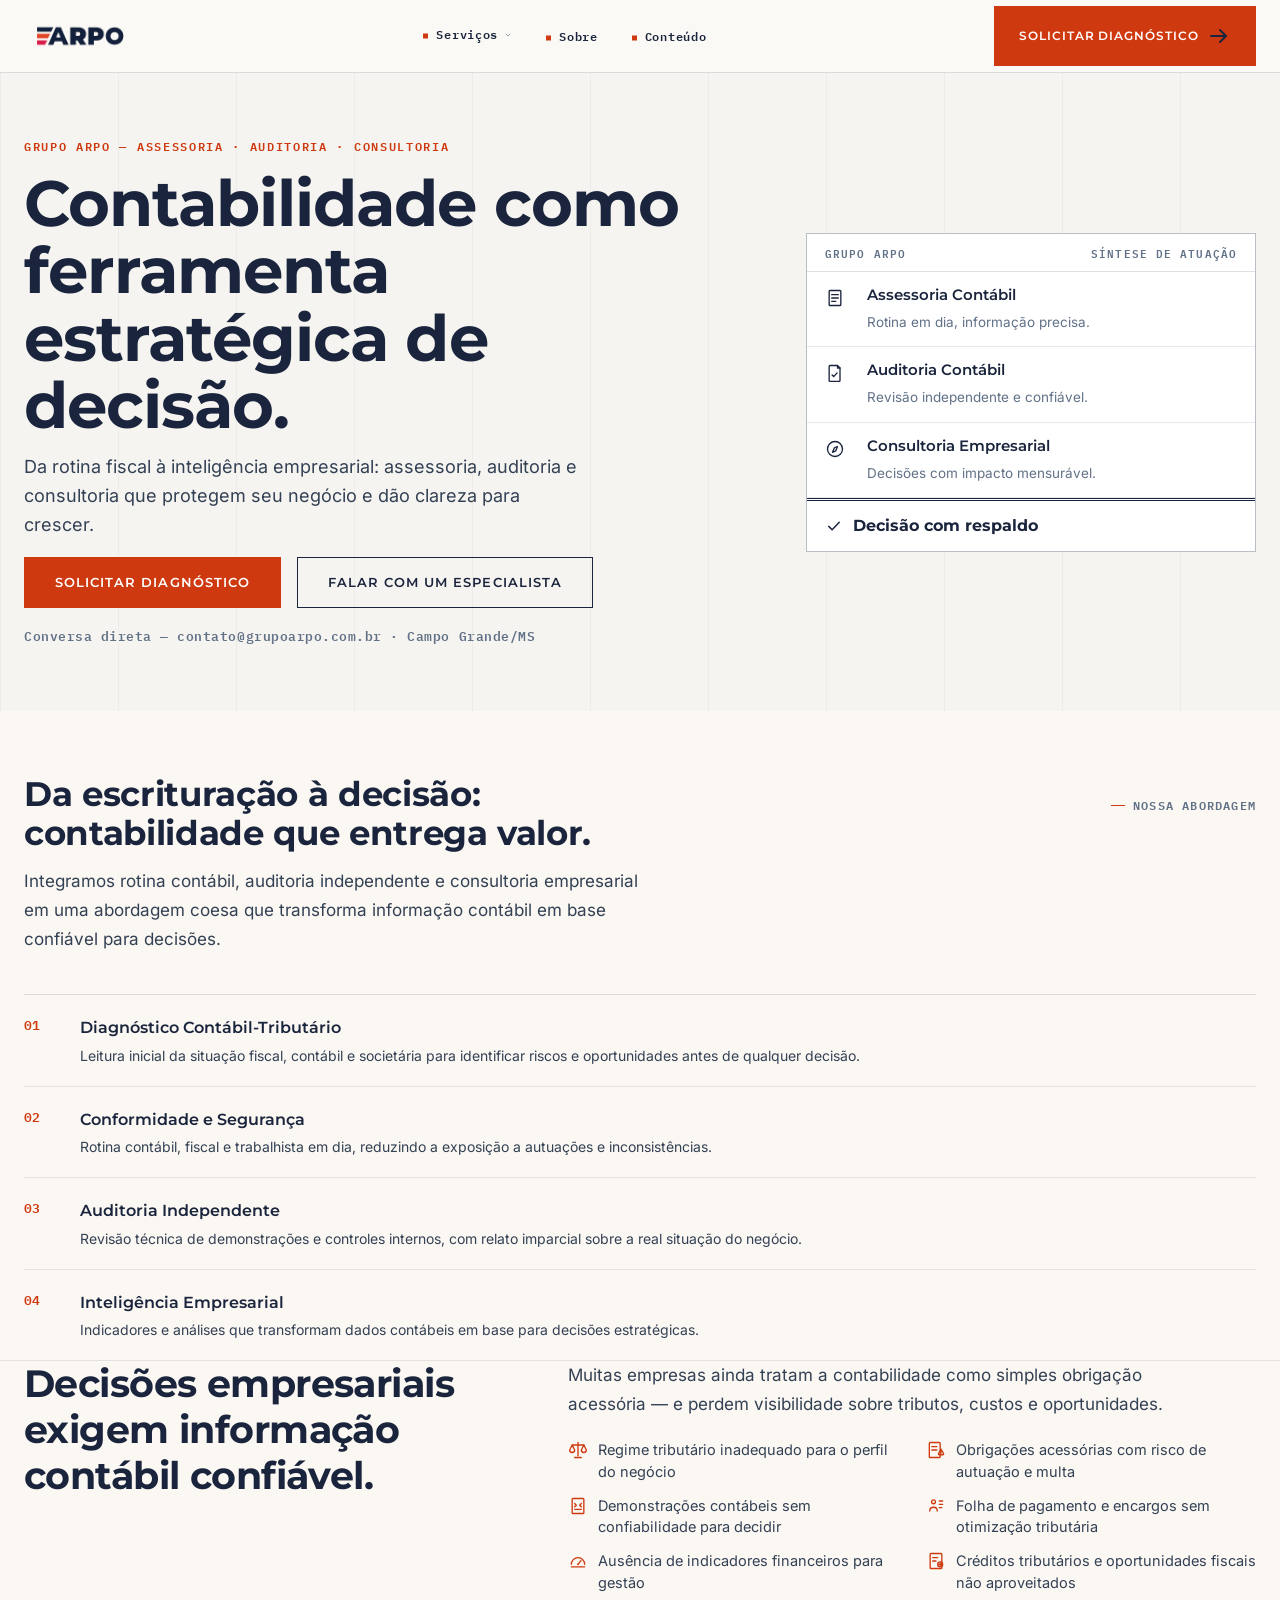
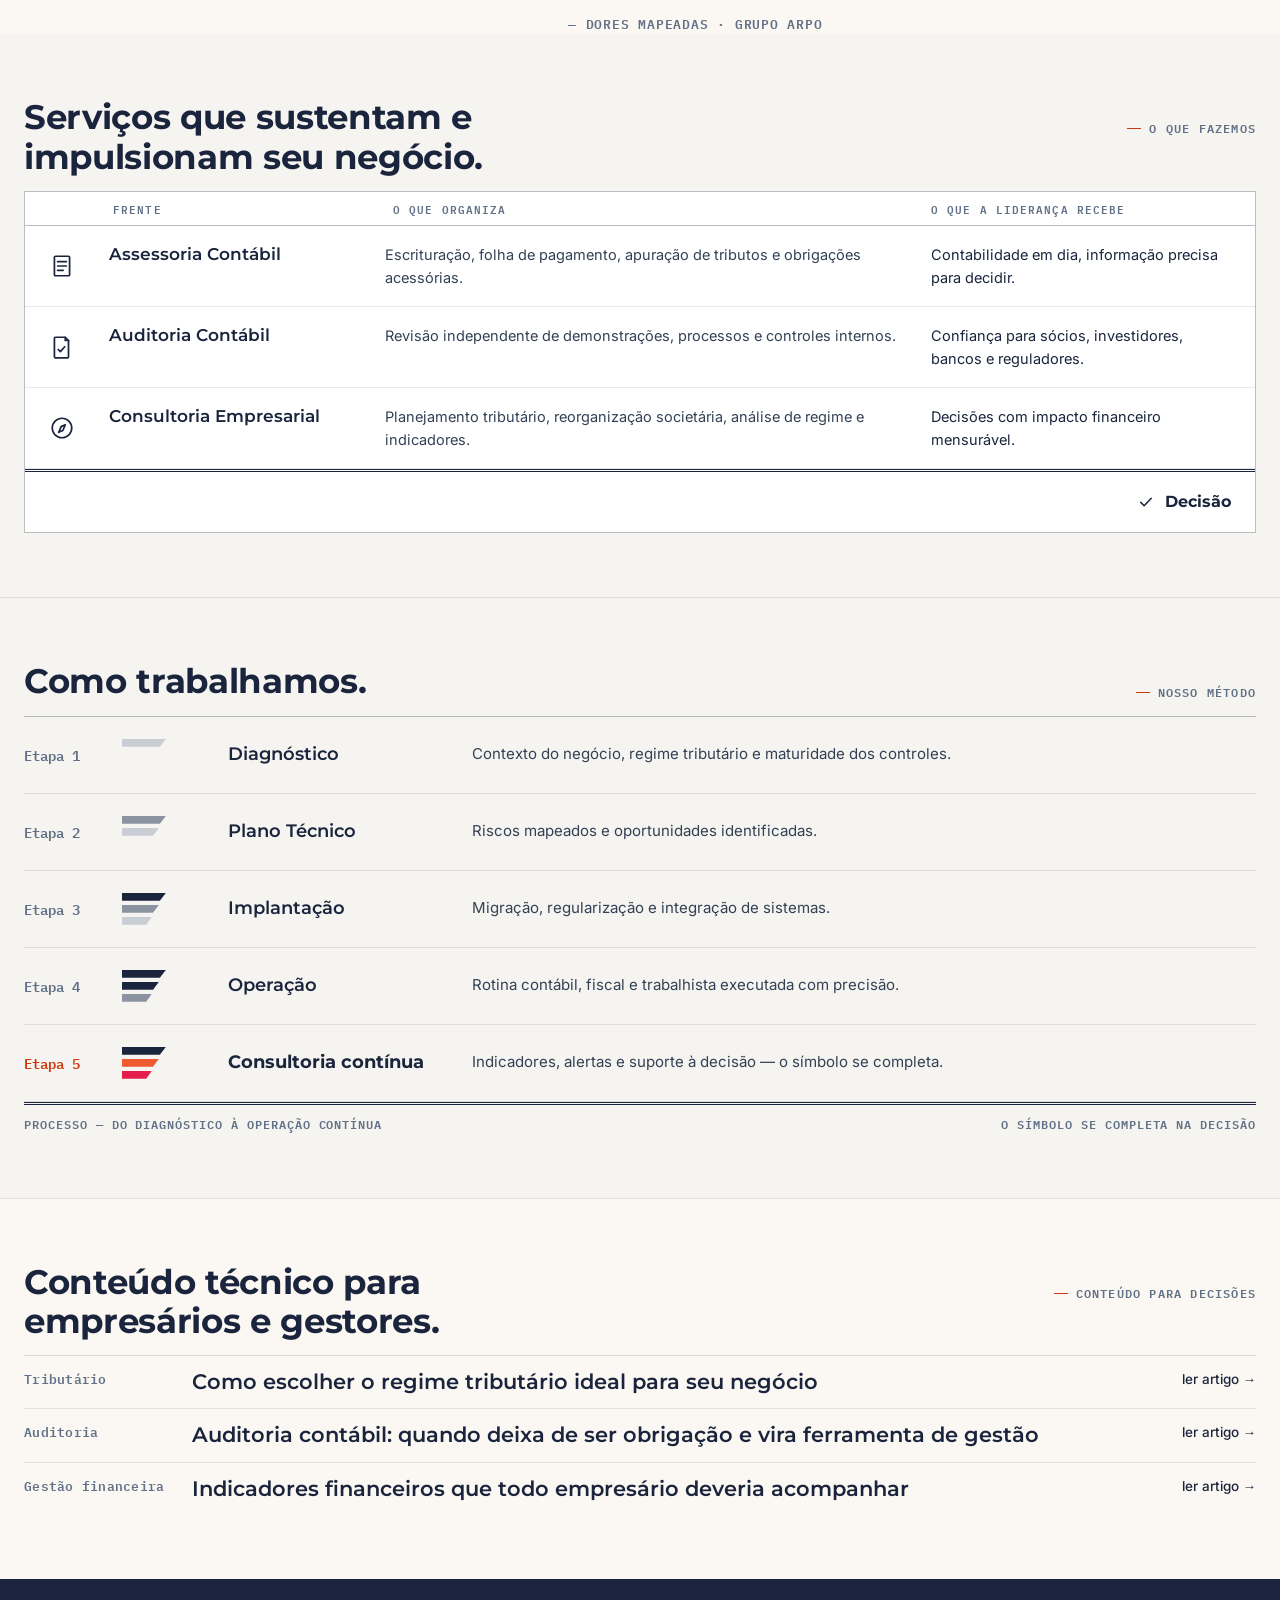
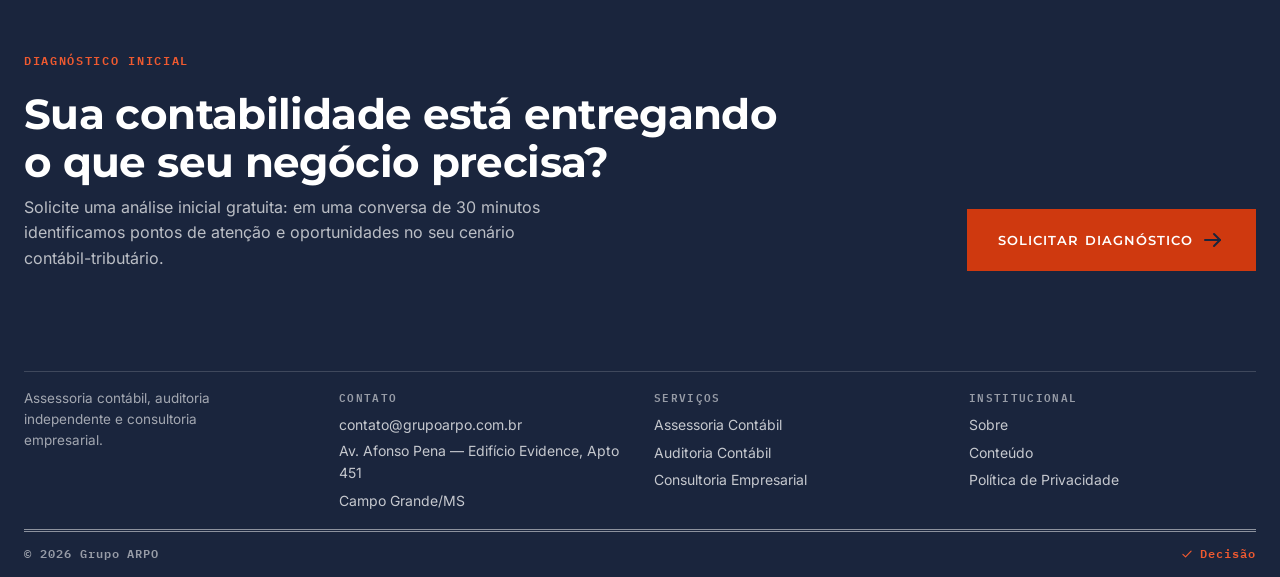
<file: index.html>
<!DOCTYPE html>
<html lang="pt-BR">
<head>
  <meta charset="utf-8">
  <meta name="viewport" content="width=device-width, initial-scale=1">
  <title>Grupo ARPO | Contabilidade como ferramenta estratégica de decisão</title>
  <meta name="description" content="Da rotina fiscal à inteligência empresarial: assessoria, auditoria e consultoria contábil que protegem seu negócio e dão clareza para crescer.">
  <link rel="canonical" href="https://grupoarpo.com.br/">
  <meta name="robots" content="index, follow">

  <meta property="og:type" content="website">
  <meta property="og:site_name" content="Grupo ARPO">
  <meta property="og:locale" content="pt_BR">
  <meta property="og:title" content="Grupo ARPO | Contabilidade como ferramenta estratégica de decisão">
  <meta property="og:description" content="Da rotina fiscal à inteligência empresarial: assessoria, auditoria e consultoria contábil que protegem seu negócio e dão clareza para crescer.">
  <meta property="og:url" content="https://grupoarpo.com.br/">
  <meta property="og:image" content="https://grupoarpo.com.br/assets/img/logoarpo.png">

  <meta name="twitter:card" content="summary">
  <meta name="twitter:title" content="Grupo ARPO | Contabilidade como ferramenta estratégica de decisão">
  <meta name="twitter:description" content="Da rotina fiscal à inteligência empresarial: assessoria, auditoria e consultoria contábil que protegem seu negócio e dão clareza para crescer.">
  <meta name="twitter:image" content="https://grupoarpo.com.br/assets/img/logoarpo.png">

  <link rel="icon" type="image/svg+xml" href="./assets/img/favicon.svg">

  <link rel="stylesheet" href="./assets/css/fonts.css">

  <link rel="stylesheet" href="./assets/css/styles.css">

  <script type="application/ld+json">
  {
    "@context": "https://schema.org",
    "@type": "AccountingService",
    "name": "Grupo ARPO",
    "url": "https://grupoarpo.com.br/",
    "logo": "https://grupoarpo.com.br/assets/img/logoarpo.png",
    "email": "contato@grupoarpo.com.br",
    "address": {
      "@type": "PostalAddress",
      "streetAddress": "Av. Afonso Pena — Edifício Evidence, Apto 451",
      "addressLocality": "Campo Grande",
      "addressRegion": "MS",
      "addressCountry": "BR"
    }
  }
  </script>
</head>
<body>
  <svg aria-hidden="true" focusable="false" style="position:absolute;width:0;height:0;overflow:hidden">
    <symbol id="icon-ledger" viewBox="0 0 24 24" fill="none" stroke="currentColor" stroke-width="1.6" stroke-linecap="round" stroke-linejoin="round">
      <rect x="5" y="3" width="14" height="18" rx="1"/>
      <line x1="8" y1="8" x2="16" y2="8"/>
      <line x1="8" y1="12" x2="16" y2="12"/>
      <line x1="8" y1="16" x2="13" y2="16"/>
    </symbol>
    <symbol id="icon-audit" viewBox="0 0 24 24" fill="none" stroke="currentColor" stroke-width="1.6" stroke-linecap="round" stroke-linejoin="round">
      <path d="M6 3h9l3 3v15a1 1 0 0 1-1 1H6a1 1 0 0 1-1-1V4a1 1 0 0 1 1-1Z"/>
      <path d="M15 3v3h3"/>
      <path d="M8.5 14.3l2 2 4-4.5"/>
    </symbol>
    <symbol id="icon-compass" viewBox="0 0 24 24" fill="none" stroke="currentColor" stroke-width="1.6" stroke-linecap="round" stroke-linejoin="round">
      <circle cx="12" cy="12" r="9"/>
      <path d="M15 9l-2.2 5.3L9 16l2.2-5.3L15 9Z"/>
    </symbol>
    <symbol id="icon-scale" viewBox="0 0 24 24" fill="none" stroke="currentColor" stroke-width="1.6" stroke-linecap="round" stroke-linejoin="round">
      <line x1="12" y1="3" x2="12" y2="19"/>
      <line x1="5" y1="6" x2="19" y2="6"/>
      <path d="M5 6l-3 6a3 3 0 0 0 6 0L5 6Z"/>
      <path d="M19 6l-3 6a3 3 0 0 0 6 0L19 6Z"/>
      <line x1="8" y1="21" x2="16" y2="21"/>
    </symbol>
    <symbol id="icon-alert-doc" viewBox="0 0 24 24" fill="none" stroke="currentColor" stroke-width="1.6" stroke-linecap="round" stroke-linejoin="round">
      <rect x="4" y="3" width="13" height="18" rx="1"/>
      <line x1="7" y1="8" x2="13" y2="8"/>
      <line x1="7" y1="12" x2="13" y2="12"/>
      <path d="M18 11l3 5.2a1 1 0 0 1-.9 1.5h-4.2a1 1 0 0 1-.9-1.5L18 11Z"/>
      <line x1="18" y1="13.3" x2="18" y2="15"/>
      <circle cx="18" cy="16.6" r="0.6" fill="currentColor" stroke="none"/>
    </symbol>
    <symbol id="icon-inconsistent-doc" viewBox="0 0 24 24" fill="none" stroke="currentColor" stroke-width="1.6" stroke-linecap="round" stroke-linejoin="round">
      <rect x="5" y="3" width="14" height="18" rx="1"/>
      <path d="M8 9l2 2-2 2"/>
      <path d="M16 9l-2 2 2 2"/>
      <line x1="8" y1="16" x2="16" y2="16"/>
    </symbol>
    <symbol id="icon-payroll" viewBox="0 0 24 24" fill="none" stroke="currentColor" stroke-width="1.6" stroke-linecap="round" stroke-linejoin="round">
      <circle cx="9" cy="7" r="2.3"/>
      <path d="M4.5 18c0-2.8 2-4.5 4.5-4.5s4.5 1.7 4.5 4.5"/>
      <line x1="16" y1="6" x2="20" y2="6"/>
      <line x1="16" y1="10" x2="20" y2="10"/>
      <line x1="16" y1="14" x2="19" y2="14"/>
    </symbol>
    <symbol id="icon-gauge" viewBox="0 0 24 24" fill="none" stroke="currentColor" stroke-width="1.6" stroke-linecap="round" stroke-linejoin="round">
      <path d="M4 16a8 8 0 0 1 16 0"/>
      <line x1="12" y1="16" x2="15.5" y2="11.5"/>
      <circle cx="12" cy="16" r="1" fill="currentColor" stroke="none"/>
      <line x1="4" y1="19" x2="20" y2="19"/>
    </symbol>
    <symbol id="icon-credit-doc" viewBox="0 0 24 24" fill="none" stroke="currentColor" stroke-width="1.6" stroke-linecap="round" stroke-linejoin="round">
      <rect x="5" y="3" width="14" height="18" rx="1"/>
      <line x1="8" y1="8" x2="14" y2="8"/>
      <line x1="8" y1="12" x2="12" y2="12"/>
      <circle cx="17" cy="16" r="3"/>
      <line x1="17" y1="14.5" x2="17" y2="17.5"/>
      <line x1="15.5" y1="16" x2="18.5" y2="16"/>
    </symbol>
    <symbol id="icon-check" viewBox="0 0 24 24" fill="none" stroke="currentColor" stroke-width="2" stroke-linecap="round" stroke-linejoin="round">
      <path d="M5 12.5l4.5 4.5L19 7"/>
    </symbol>
    <symbol id="icon-arrow" viewBox="0 0 24 24" fill="none" stroke="currentColor" stroke-width="2" stroke-linecap="round" stroke-linejoin="round">
      <line x1="4" y1="12" x2="19" y2="12"/>
      <polyline points="13 6 19 12 13 18"/>
    </symbol>
    <symbol id="icon-caret" viewBox="0 0 24 24" fill="none" stroke="currentColor" stroke-width="2" stroke-linecap="round" stroke-linejoin="round">
      <polyline points="6 9 12 15 18 9"/>
    </symbol>
  </svg>

  <a class="skip-link" href="#main">Pular para o conteúdo</a>

  <header class="site-header" data-header>
    <div class="edge header-inner">
      <a class="brand" href="index.html" aria-label="Grupo ARPO — página inicial">
        <img src="./assets/img/logoarpo.png" alt="Grupo ARPO" width="480" height="120">
      </a>

      <nav class="main-nav" aria-label="Menu principal">
        <ul>
          <li>
            <details class="nav-dropdown">
              <summary>Serviços <svg class="caret" aria-hidden="true"><use href="#icon-caret"></use></svg></summary>
              <ul class="nav-dropdown-panel">
                <li><a href="assessoria-contabil.html">Assessoria Contábil</a></li>
                <li><a href="auditoria-contabil.html">Auditoria Contábil</a></li>
                <li><a href="consultoria-empresarial.html">Consultoria Empresarial</a></li>
              </ul>
            </details>
          </li>
          <li><a href="sobre.html">Sobre</a></li>
          <li><a href="conteudo.html">Conteúdo</a></li>
        </ul>
      </nav>

      <div class="header-cta">
        <a href="contato.html" class="btn btn-primary"><span>Solicitar diagnóstico</span><svg class="icon btn-arrow" aria-hidden="true" width="14" height="14"><use href="#icon-arrow"></use></svg></a>
      </div>

      <button class="nav-toggle" type="button" aria-label="Abrir menu" aria-expanded="false" aria-controls="mobile-menu" data-nav-toggle>
        <span></span><span></span><span></span>
      </button>
    </div>

    <nav class="mobile-menu" id="mobile-menu" aria-label="Menu mobile" inert>
      <ul>
        <li>
          <details class="nav-dropdown">
            <summary>Serviços <svg class="caret" aria-hidden="true"><use href="#icon-caret"></use></svg></summary>
            <ul class="nav-dropdown-panel">
              <li><a href="assessoria-contabil.html">Assessoria Contábil</a></li>
              <li><a href="auditoria-contabil.html">Auditoria Contábil</a></li>
              <li><a href="consultoria-empresarial.html">Consultoria Empresarial</a></li>
            </ul>
          </details>
        </li>
        <li><a href="sobre.html">Sobre</a></li>
        <li><a href="conteudo.html">Conteúdo</a></li>
      </ul>
      <a href="contato.html" class="btn btn-primary"><span>Solicitar diagnóstico</span><svg class="icon btn-arrow" aria-hidden="true" width="14" height="14"><use href="#icon-arrow"></use></svg></a>
    </nav>
  </header>

  <main id="main">
    <div id="top"></div>

    <!-- Hero -->
    <section class="hero">
      <div class="edge--wide hero-grid">
        <div class="hero-copy">
          <p class="hero-eyebrow">Grupo ARPO — Assessoria · Auditoria · Consultoria</p>
          <h1 class="hero-title">Contabilidade como ferramenta estratégica de decisão.</h1>
          <p class="hero-lead">Da rotina fiscal à inteligência empresarial: assessoria, auditoria e consultoria que protegem seu negócio e dão clareza para crescer.</p>

          <div class="hero-actions">
            <a href="contato.html" class="btn btn-primary">Solicitar diagnóstico</a>
            <a href="contato.html" class="btn btn-secondary">Falar com um especialista</a>
          </div>

          <p class="hero-contact">Conversa direta — <a href="mailto:contato@grupoarpo.com.br">contato@grupoarpo.com.br</a> · Campo Grande/MS</p>

          <p class="synthesis-scroll-label">Síntese — deslize horizontal →</p>
          <div class="synthesis-scroll">
            <div class="synthesis-scroll-card">
              <svg class="icon" aria-hidden="true"><use href="#icon-ledger"></use></svg>
              <span class="synthesis-name">Assessoria Contábil</span>
              <span class="synthesis-desc">Rotina em dia, informação precisa.</span>
            </div>
            <div class="synthesis-scroll-card">
              <svg class="icon" aria-hidden="true"><use href="#icon-audit"></use></svg>
              <span class="synthesis-name">Auditoria Contábil</span>
              <span class="synthesis-desc">Revisão independente e confiável.</span>
            </div>
            <div class="synthesis-scroll-card">
              <svg class="icon" aria-hidden="true"><use href="#icon-compass"></use></svg>
              <span class="synthesis-name">Consultoria Empresarial</span>
              <span class="synthesis-desc">Decisões com impacto mensurável.</span>
            </div>
          </div>
        </div>

        <div class="synthesis-card" aria-hidden="false">
          <div class="synthesis-head">
            <span>Grupo ARPO</span>
            <span>Síntese de atuação</span>
          </div>
          <div class="synthesis-row">
            <svg class="icon" aria-hidden="true"><use href="#icon-ledger"></use></svg>
            <span class="synthesis-name">Assessoria Contábil</span>
            <span class="synthesis-desc">Rotina em dia, informação precisa.</span>
          </div>
          <div class="synthesis-row">
            <svg class="icon" aria-hidden="true"><use href="#icon-audit"></use></svg>
            <span class="synthesis-name">Auditoria Contábil</span>
            <span class="synthesis-desc">Revisão independente e confiável.</span>
          </div>
          <div class="synthesis-row">
            <svg class="icon" aria-hidden="true"><use href="#icon-compass"></use></svg>
            <span class="synthesis-name">Consultoria Empresarial</span>
            <span class="synthesis-desc">Decisões com impacto mensurável.</span>
          </div>
          <div class="synthesis-close rule-double">
            <svg class="icon" aria-hidden="true"><use href="#icon-check"></use></svg>
            <strong>Decisão com respaldo</strong>
          </div>
        </div>
      </div>
    </section>

    <!-- Abordagem -->
    <section class="section" style="padding-bottom: 0;">
      <div class="edge">
        <div class="section-head">
          <h2 class="section-title">Da escrituração à decisão: contabilidade que entrega valor.</h2>
          <span class="section-code">Nossa abordagem</span>
        </div>
        <p class="pain-lead" style="max-width: 620px;">Integramos rotina contábil, auditoria independente e consultoria empresarial em uma abordagem coesa que transforma informação contábil em base confiável para decisões.</p>

        <div class="steps-list">
          <div class="step-row">
            <span class="num">01</span>
            <div>
              <div class="name">Diagnóstico Contábil-Tributário</div>
              <div class="desc">Leitura inicial da situação fiscal, contábil e societária para identificar riscos e oportunidades antes de qualquer decisão.</div>
            </div>
          </div>
          <div class="step-row">
            <span class="num">02</span>
            <div>
              <div class="name">Conformidade e Segurança</div>
              <div class="desc">Rotina contábil, fiscal e trabalhista em dia, reduzindo a exposição a autuações e inconsistências.</div>
            </div>
          </div>
          <div class="step-row">
            <span class="num">03</span>
            <div>
              <div class="name">Auditoria Independente</div>
              <div class="desc">Revisão técnica de demonstrações e controles internos, com relato imparcial sobre a real situação do negócio.</div>
            </div>
          </div>
          <div class="step-row" style="border-bottom: none;">
            <span class="num">04</span>
            <div>
              <div class="name">Inteligência Empresarial</div>
              <div class="desc">Indicadores e análises que transformam dados contábeis em base para decisões estratégicas.</div>
            </div>
          </div>
        </div>
      </div>
    </section>

    <!-- Dores empresariais -->
    <section class="pain">
      <div class="edge pain-grid">
        <h2 class="pain-title">Decisões empresariais exigem informação contábil confiável.</h2>
        <div class="pain-copy">
          <p class="pain-lead">Muitas empresas ainda tratam a contabilidade como simples obrigação acessória — e perdem visibilidade sobre tributos, custos e oportunidades.</p>
          <ul class="pain-list">
            <li><svg class="icon" aria-hidden="true"><use href="#icon-scale"></use></svg>Regime tributário inadequado para o perfil do negócio</li>
            <li><svg class="icon" aria-hidden="true"><use href="#icon-alert-doc"></use></svg>Obrigações acessórias com risco de autuação e multa</li>
            <li><svg class="icon" aria-hidden="true"><use href="#icon-inconsistent-doc"></use></svg>Demonstrações contábeis sem confiabilidade para decidir</li>
            <li><svg class="icon" aria-hidden="true"><use href="#icon-payroll"></use></svg>Folha de pagamento e encargos sem otimização tributária</li>
            <li><svg class="icon" aria-hidden="true"><use href="#icon-gauge"></use></svg>Ausência de indicadores financeiros para gestão</li>
            <li><svg class="icon" aria-hidden="true"><use href="#icon-credit-doc"></use></svg>Créditos tributários e oportunidades fiscais não aproveitados</li>
          </ul>
          <p class="pain-signature">— Dores mapeadas · Grupo ARPO</p>
        </div>
      </div>
    </section>

    <!-- Serviços -->
    <section class="section services" id="servicos">
      <div class="edge--wide">
        <div class="section-head">
          <h2 class="section-title">Serviços que sustentam e impulsionam seu negócio.</h2>
          <span class="section-code">O que fazemos</span>
        </div>

        <div class="services-table">
          <div class="services-table-head">
            <span aria-hidden="true"></span>
            <span>Frente</span>
            <span>O que organiza</span>
            <span>O que a liderança recebe</span>
          </div>

          <div class="services-table-row">
            <svg class="icon" aria-hidden="true"><use href="#icon-ledger"></use></svg>
            <span class="name">Assessoria Contábil</span>
            <span class="organizes">Escrituração, folha de pagamento, apuração de tributos e obrigações acessórias.</span>
            <span class="receives">Contabilidade em dia, informação precisa para decidir.</span>
          </div>
          <div class="services-table-row">
            <svg class="icon" aria-hidden="true"><use href="#icon-audit"></use></svg>
            <span class="name">Auditoria Contábil</span>
            <span class="organizes">Revisão independente de demonstrações, processos e controles internos.</span>
            <span class="receives">Confiança para sócios, investidores, bancos e reguladores.</span>
          </div>
          <div class="services-table-row">
            <svg class="icon" aria-hidden="true"><use href="#icon-compass"></use></svg>
            <span class="name">Consultoria Empresarial</span>
            <span class="organizes">Planejamento tributário, reorganização societária, análise de regime e indicadores.</span>
            <span class="receives">Decisões com impacto financeiro mensurável.</span>
          </div>

          <div class="services-table-close rule-double">
            <svg class="icon" aria-hidden="true"><use href="#icon-check"></use></svg>
            <strong>Decisão</strong>
          </div>
        </div>
      </div>
    </section>

    <!-- Método -->
    <section class="section method">
      <div class="edge">
        <div class="section-head">
          <h2 class="section-title">Como trabalhamos.</h2>
          <span class="section-code">Nosso método</span>
        </div>

        <div class="method-list">
          <div class="method-item">
            <span class="index">Etapa 1</span>
            <div class="method-symbol">
              <span class="seg seg-gray-1"></span>
              <span class="seg"></span>
              <span class="seg"></span>
            </div>
            <span class="name">Diagnóstico</span>
            <span class="desc">Contexto do negócio, regime tributário e maturidade dos controles.</span>
          </div>

          <div class="method-item">
            <span class="index">Etapa 2</span>
            <div class="method-symbol">
              <span class="seg seg-gray-2"></span>
              <span class="seg seg-gray-1"></span>
              <span class="seg"></span>
            </div>
            <span class="name">Plano Técnico</span>
            <span class="desc">Riscos mapeados e oportunidades identificadas.</span>
          </div>

          <div class="method-item">
            <span class="index">Etapa 3</span>
            <div class="method-symbol">
              <span class="seg seg-navy"></span>
              <span class="seg seg-gray-2"></span>
              <span class="seg seg-gray-1"></span>
            </div>
            <span class="name">Implantação</span>
            <span class="desc">Migração, regularização e integração de sistemas.</span>
          </div>

          <div class="method-item">
            <span class="index">Etapa 4</span>
            <div class="method-symbol">
              <span class="seg seg-navy"></span>
              <span class="seg seg-navy"></span>
              <span class="seg seg-gray-2"></span>
            </div>
            <span class="name">Operação</span>
            <span class="desc">Rotina contábil, fiscal e trabalhista executada com precisão.</span>
          </div>

          <div class="method-item is-final">
            <span class="index">Etapa 5</span>
            <div class="method-symbol">
              <span class="seg seg-navy"></span>
              <span class="seg seg-coral"></span>
              <span class="seg seg-red"></span>
            </div>
            <span class="name">Consultoria contínua</span>
            <span class="desc">Indicadores, alertas e suporte à decisão — o símbolo se completa.</span>
          </div>

          <div class="method-close rule-double">
            <span>Processo — do diagnóstico à operação contínua</span>
            <span>O símbolo se completa na decisão</span>
          </div>
        </div>
      </div>
    </section>

    <!-- Conteúdo -->
    <section class="section content-preview" id="conteudo-preview">
      <div class="edge">
        <div class="section-head">
          <h2 class="section-title">Conteúdo técnico para empresários e gestores.</h2>
          <span class="section-code">Conteúdo para decisões</span>
        </div>

        <div class="content-list">
          <a class="content-row" href="artigo-regime-tributario.html">
            <span class="code">Tributário</span>
            <span class="title">Como escolher o regime tributário ideal para seu negócio</span>
            <span class="link">ler artigo →</span>
          </a>
          <a class="content-row" href="artigo-auditoria-contabil.html">
            <span class="code">Auditoria</span>
            <span class="title">Auditoria contábil: quando deixa de ser obrigação e vira ferramenta de gestão</span>
            <span class="link">ler artigo →</span>
          </a>
          <a class="content-row" href="artigo-indicadores-financeiros.html">
            <span class="code">Gestão financeira</span>
            <span class="title">Indicadores financeiros que todo empresário deveria acompanhar</span>
            <span class="link">ler artigo →</span>
          </a>
        </div>
      </div>
    </section>

    <!-- CTA diagnóstico -->
    <section class="cta-diagnostic">
      <div class="edge cta-diagnostic-inner">
        <div>
          <p class="cta-diagnostic-eyebrow">Diagnóstico inicial</p>
          <h2 class="cta-diagnostic-title">Sua contabilidade está entregando o que seu negócio precisa?</h2>
          <p class="cta-diagnostic-lead">Solicite uma análise inicial gratuita: em uma conversa de 30 minutos identificamos pontos de atenção e oportunidades no seu cenário contábil-tributário.</p>
        </div>
        <a href="contato.html" class="btn btn-primary"><span>Solicitar diagnóstico</span><svg class="icon btn-arrow" aria-hidden="true" width="14" height="14"><use href="#icon-arrow"></use></svg></a>
      </div>
    </section>
  </main>

  <footer class="site-footer">
    <div class="edge footer-grid">
      <div class="footer-about">
        <p>Assessoria contábil, auditoria independente e consultoria empresarial.</p>
      </div>
      <div class="footer-col">
        <p class="footer-col-title">Contato</p>
        <ul>
          <li><a href="mailto:contato@grupoarpo.com.br">contato@grupoarpo.com.br</a></li>
          <li><span>Av. Afonso Pena — Edifício Evidence, Apto 451</span></li>
          <li><span>Campo Grande/MS</span></li>
        </ul>
      </div>
      <div class="footer-col">
        <p class="footer-col-title">Serviços</p>
        <ul>
          <li><a href="assessoria-contabil.html">Assessoria Contábil</a></li>
          <li><a href="auditoria-contabil.html">Auditoria Contábil</a></li>
          <li><a href="consultoria-empresarial.html">Consultoria Empresarial</a></li>
        </ul>
      </div>
      <div class="footer-col">
        <p class="footer-col-title">Institucional</p>
        <ul>
          <li><a href="sobre.html">Sobre</a></li>
          <li><a href="conteudo.html">Conteúdo</a></li>
          <li><a href="politica-de-privacidade.html">Política de Privacidade</a></li>
        </ul>
      </div>
    </div>
    <div class="edge footer-bottom rule-double--light">
      <span>© <span id="year"></span> Grupo ARPO</span>
      <span class="decision"><svg class="icon icon--coral" aria-hidden="true"><use href="#icon-check"></use></svg> Decisão</span>
    </div>
  </footer>

  <a href="contato.html" class="mobile-cta-bar"><span>Solicitar diagnóstico</span><svg class="icon btn-arrow" aria-hidden="true" width="14" height="14"><use href="#icon-arrow"></use></svg></a>

  <script src="./assets/js/main.js"></script>
</body>
</html>
</file>
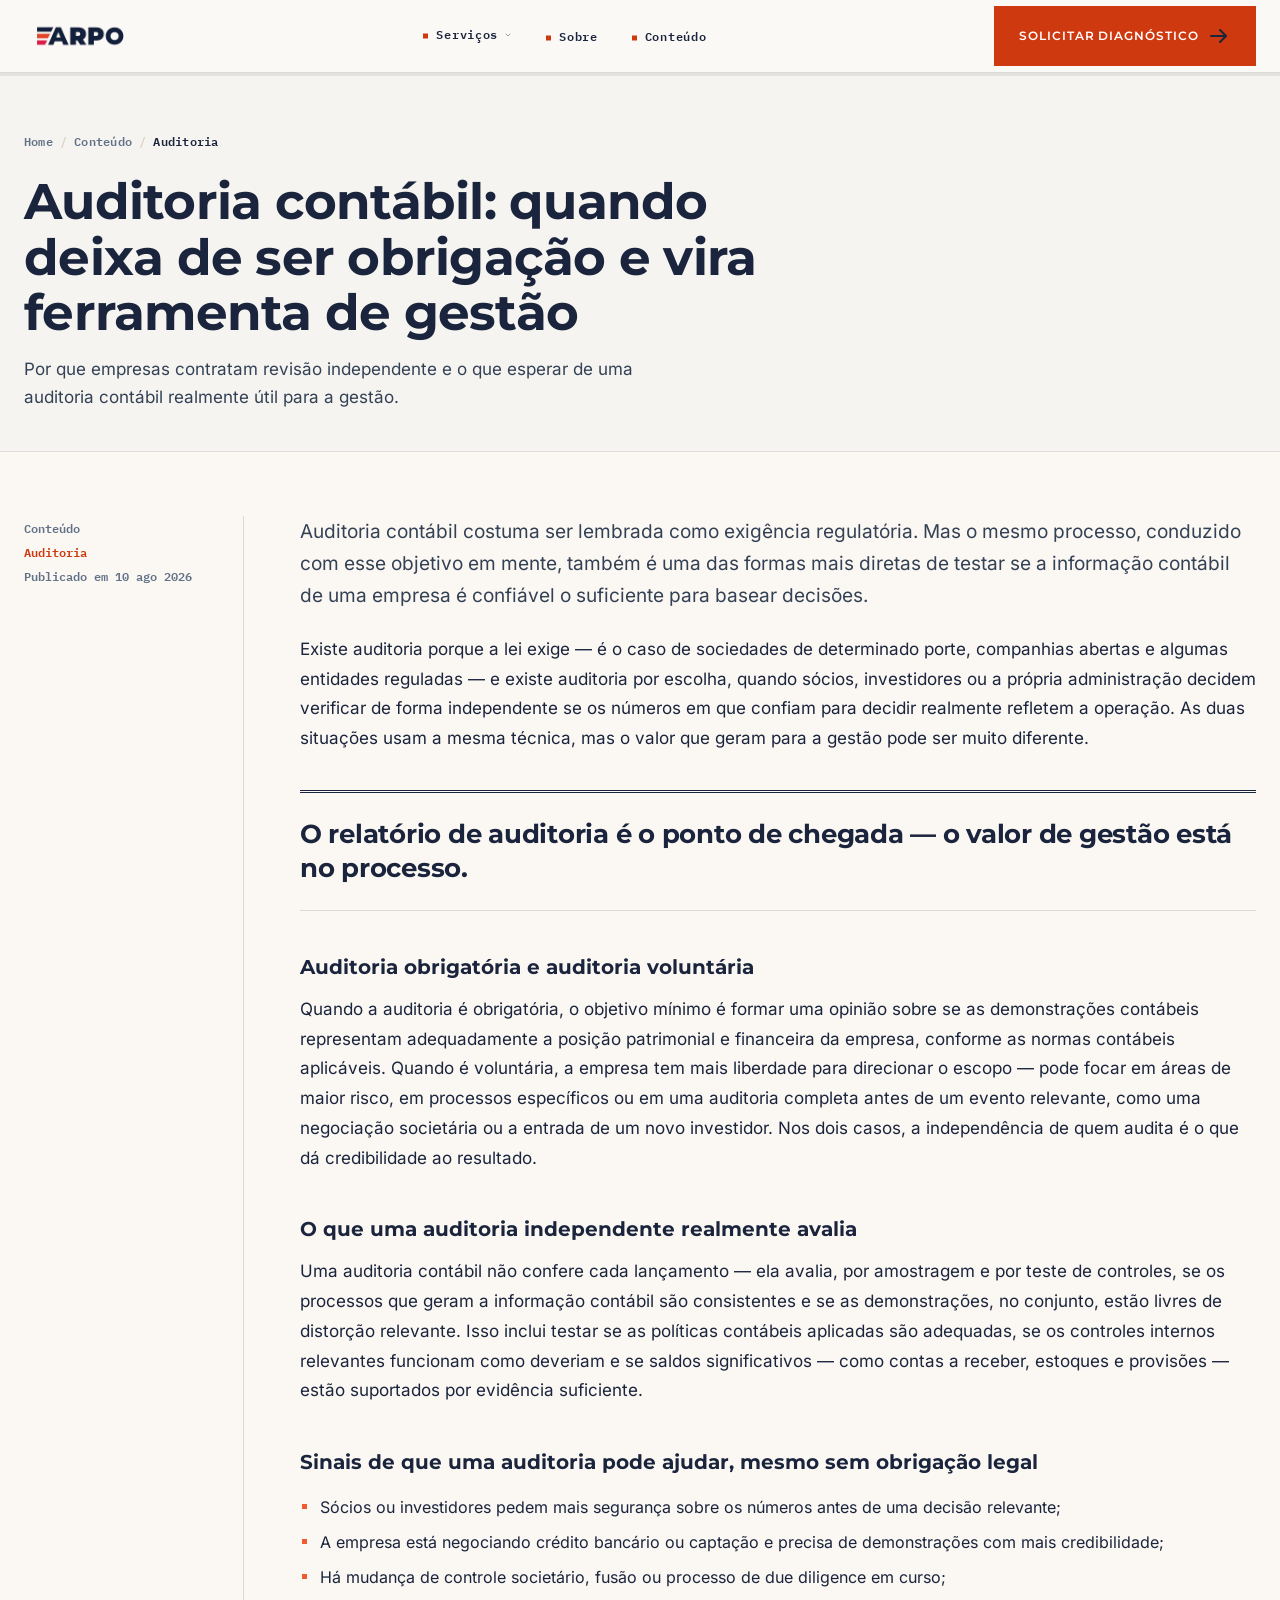
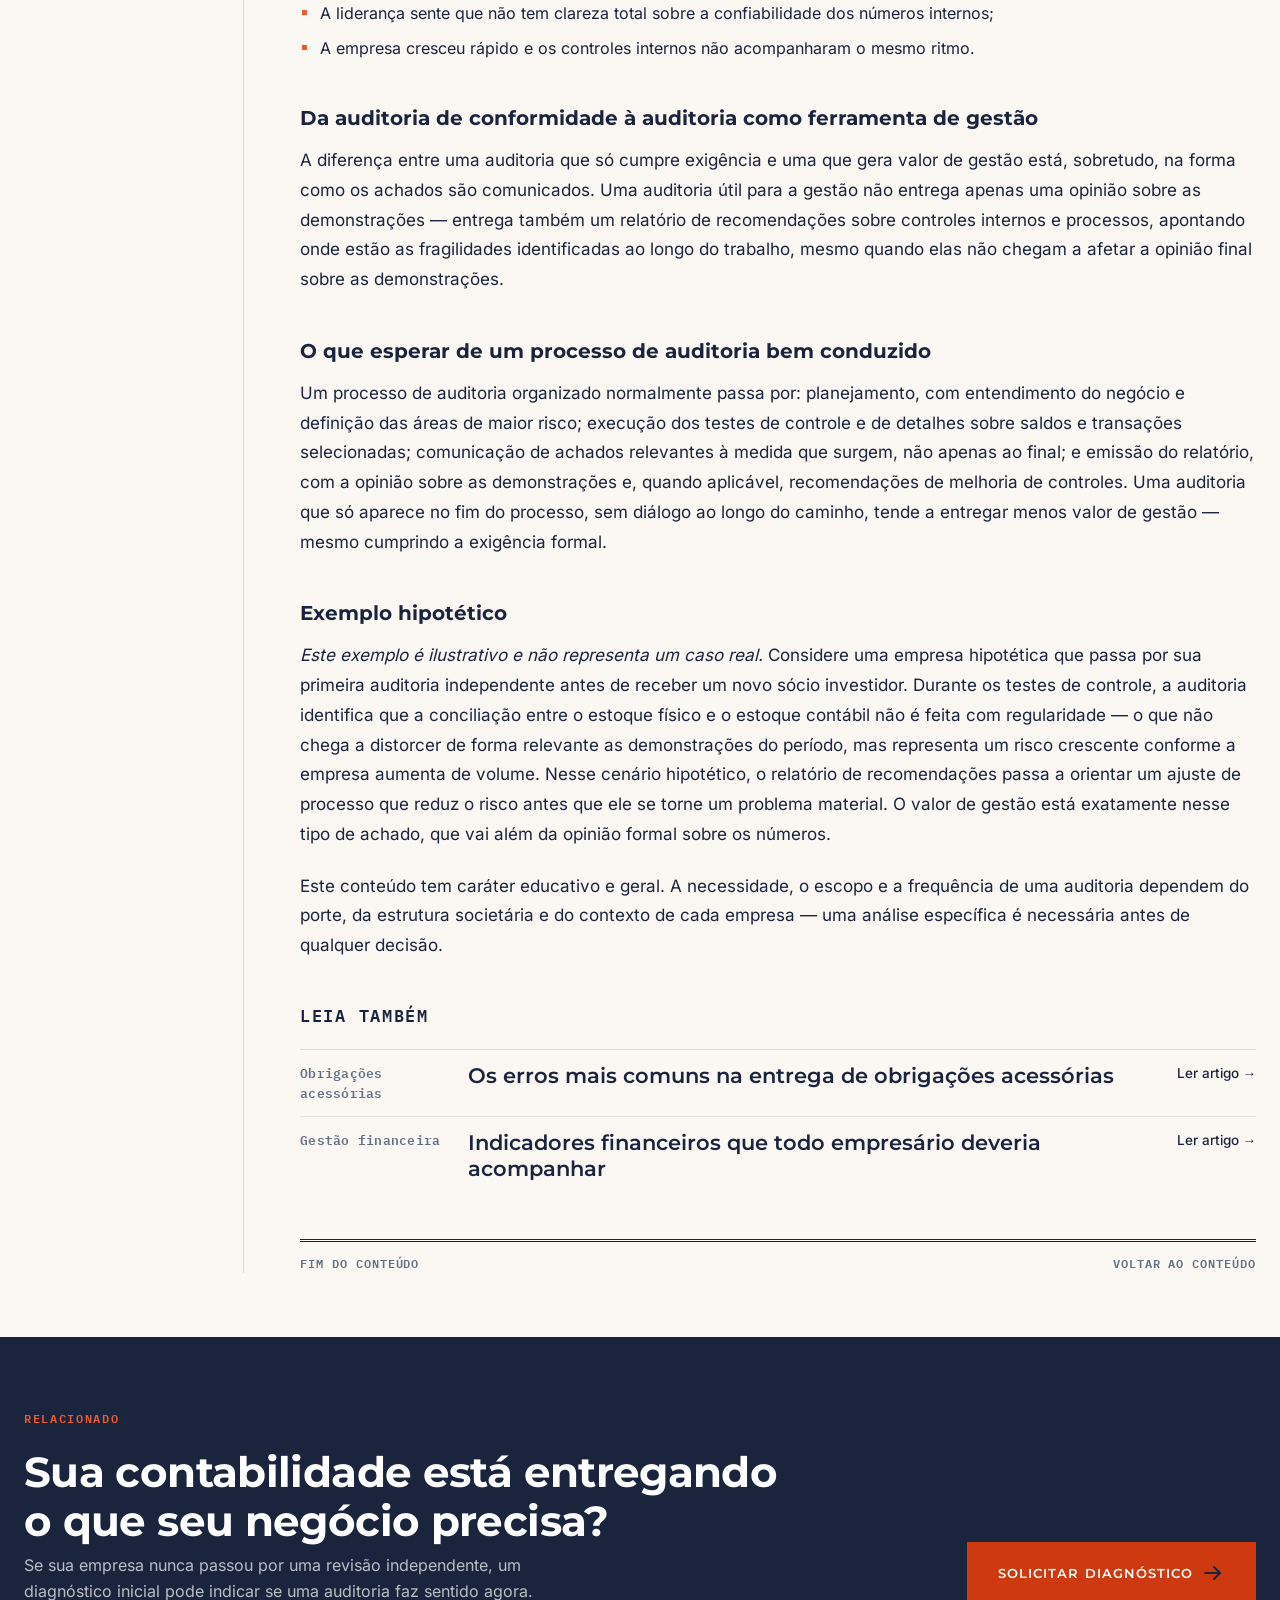
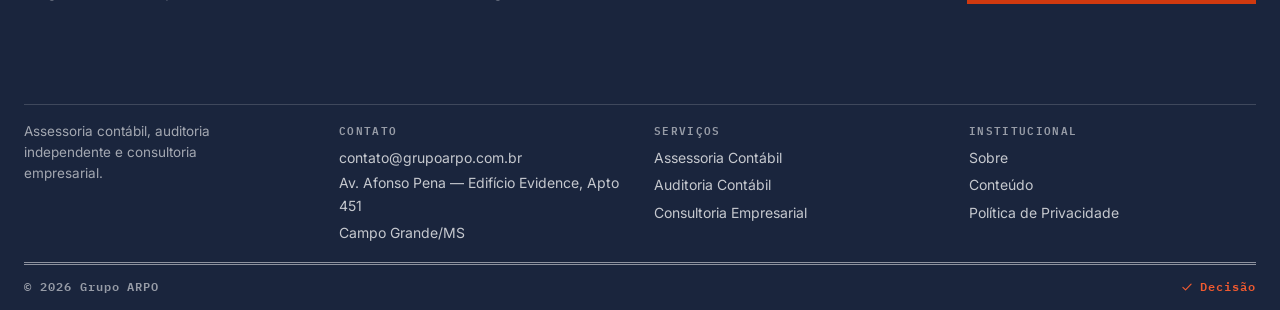
<file: artigo-auditoria-contabil.html>
<!DOCTYPE html>
<html lang="pt-BR">
<head>
  <meta charset="utf-8">
  <meta name="viewport" content="width=device-width, initial-scale=1">
  <title>Auditoria contábil: quando deixa de ser obrigação e vira ferramenta de gestão | Grupo ARPO</title>
  <meta name="description" content="Por que empresas contratam revisão independente e o que esperar de uma auditoria contábil realmente útil para a gestão.">
  <link rel="canonical" href="https://grupoarpo.com.br/artigo-auditoria-contabil.html">
  <meta name="robots" content="index, follow">

  <meta property="og:type" content="article">
  <meta property="og:site_name" content="Grupo ARPO">
  <meta property="og:locale" content="pt_BR">
  <meta property="og:title" content="Auditoria contábil: quando deixa de ser obrigação e vira ferramenta de gestão">
  <meta property="og:description" content="Por que empresas contratam revisão independente e o que esperar de uma auditoria contábil realmente útil para a gestão.">
  <meta property="og:url" content="https://grupoarpo.com.br/artigo-auditoria-contabil.html">
  <meta property="og:image" content="https://grupoarpo.com.br/assets/img/logoarpo.png">

  <meta name="twitter:card" content="summary">
  <meta name="twitter:title" content="Auditoria contábil: quando deixa de ser obrigação e vira ferramenta de gestão">
  <meta name="twitter:description" content="Por que empresas contratam revisão independente e o que esperar de uma auditoria contábil realmente útil para a gestão.">
  <meta name="twitter:image" content="https://grupoarpo.com.br/assets/img/logoarpo.png">

  <link rel="icon" type="image/svg+xml" href="./assets/img/favicon.svg">

  <link rel="stylesheet" href="./assets/css/fonts.css">

  <link rel="stylesheet" href="./assets/css/styles.css">

  <script type="application/ld+json">
  {
    "@context": "https://schema.org",
    "@type": "BreadcrumbList",
    "itemListElement": [
      { "@type": "ListItem", "position": 1, "name": "Home", "item": "https://grupoarpo.com.br/" },
      { "@type": "ListItem", "position": 2, "name": "Conteúdo", "item": "https://grupoarpo.com.br/conteudo.html" },
      { "@type": "ListItem", "position": 3, "name": "Auditoria contábil: quando deixa de ser obrigação e vira ferramenta de gestão", "item": "https://grupoarpo.com.br/artigo-auditoria-contabil.html" }
    ]
  }
  </script>
  <script type="application/ld+json">
  {
    "@context": "https://schema.org",
    "@type": "Article",
    "headline": "Auditoria contábil: quando deixa de ser obrigação e vira ferramenta de gestão",
    "description": "Por que empresas contratam revisão independente e o que esperar de uma auditoria contábil realmente útil para a gestão.",
    "image": "https://grupoarpo.com.br/assets/img/logoarpo.png",
    "datePublished": "2026-08-10",
    "dateModified": "2026-08-10",
    "author": { "@type": "Organization", "name": "Grupo ARPO", "url": "https://grupoarpo.com.br/" },
    "publisher": {
      "@type": "Organization",
      "name": "Grupo ARPO",
      "logo": { "@type": "ImageObject", "url": "https://grupoarpo.com.br/assets/img/logoarpo.png" }
    },
    "mainEntityOfPage": { "@type": "WebPage", "@id": "https://grupoarpo.com.br/artigo-auditoria-contabil.html" }
  }
  </script>
</head>
<body>
  <svg aria-hidden="true" focusable="false" style="position:absolute;width:0;height:0;overflow:hidden">
    <symbol id="icon-check" viewBox="0 0 24 24" fill="none" stroke="currentColor" stroke-width="2" stroke-linecap="round" stroke-linejoin="round">
      <path d="M5 12.5l4.5 4.5L19 7"/>
    </symbol>
    <symbol id="icon-arrow" viewBox="0 0 24 24" fill="none" stroke="currentColor" stroke-width="2" stroke-linecap="round" stroke-linejoin="round">
      <line x1="4" y1="12" x2="19" y2="12"/>
      <polyline points="13 6 19 12 13 18"/>
    </symbol>
    <symbol id="icon-caret" viewBox="0 0 24 24" fill="none" stroke="currentColor" stroke-width="2" stroke-linecap="round" stroke-linejoin="round">
      <polyline points="6 9 12 15 18 9"/>
    </symbol>
  </svg>

  <a class="skip-link" href="#main">Pular para o conteúdo</a>

  <header class="site-header" data-header>
    <div class="edge header-inner">
      <a class="brand" href="index.html" aria-label="Grupo ARPO — página inicial">
        <img src="./assets/img/logoarpo.png" alt="Grupo ARPO" width="480" height="120">
      </a>

      <nav class="main-nav" aria-label="Menu principal">
        <ul>
          <li>
            <details class="nav-dropdown">
              <summary>Serviços <svg class="caret" aria-hidden="true"><use href="#icon-caret"></use></svg></summary>
              <ul class="nav-dropdown-panel">
                <li><a href="assessoria-contabil.html">Assessoria Contábil</a></li>
                <li><a href="auditoria-contabil.html">Auditoria Contábil</a></li>
                <li><a href="consultoria-empresarial.html">Consultoria Empresarial</a></li>
              </ul>
            </details>
          </li>
          <li><a href="sobre.html">Sobre</a></li>
          <li><a href="conteudo.html">Conteúdo</a></li>
        </ul>
      </nav>

      <div class="header-cta">
        <a href="contato.html" class="btn btn-primary"><span>Solicitar diagnóstico</span><svg class="icon btn-arrow" aria-hidden="true" width="14" height="14"><use href="#icon-arrow"></use></svg></a>
      </div>

      <button class="nav-toggle" type="button" aria-label="Abrir menu" aria-expanded="false" aria-controls="mobile-menu" data-nav-toggle>
        <span></span><span></span><span></span>
      </button>
    </div>

    <nav class="mobile-menu" id="mobile-menu" aria-label="Menu mobile" inert>
      <ul>
        <li>
          <details class="nav-dropdown">
            <summary>Serviços <svg class="caret" aria-hidden="true"><use href="#icon-caret"></use></svg></summary>
            <ul class="nav-dropdown-panel">
              <li><a href="assessoria-contabil.html">Assessoria Contábil</a></li>
              <li><a href="auditoria-contabil.html">Auditoria Contábil</a></li>
              <li><a href="consultoria-empresarial.html">Consultoria Empresarial</a></li>
            </ul>
          </details>
        </li>
        <li><a href="sobre.html">Sobre</a></li>
        <li><a href="conteudo.html">Conteúdo</a></li>
      </ul>
      <a href="contato.html" class="btn btn-primary"><span>Solicitar diagnóstico</span><svg class="icon btn-arrow" aria-hidden="true" width="14" height="14"><use href="#icon-arrow"></use></svg></a>
    </nav>
  </header>

  <div class="reading-progress"><div class="reading-progress-bar"></div></div>

  <main id="main">
    <section class="page-intro" style="padding-bottom: 40px;">
      <div class="edge">
        <nav class="breadcrumb" aria-label="Breadcrumb">
          <a href="index.html">Home</a><span class="sep">/</span>
          <a href="conteudo.html">Conteúdo</a><span class="sep">/</span>
          <span aria-current="page">Auditoria</span>
        </nav>
        <h1 class="page-title">Auditoria contábil: quando deixa de ser obrigação e vira ferramenta de gestão</h1>
        <p class="page-lead">Por que empresas contratam revisão independente e o que esperar de uma auditoria contábil realmente útil para a gestão.</p>
      </div>
    </section>

    <section class="section">
      <div class="edge article-layout">
        <aside class="article-meta">
          <div>Conteúdo</div>
          <div class="tag">Auditoria</div>
          <div>Publicado em 10 ago 2026</div>
        </aside>
        <div class="article-body">
          <p class="lead">Auditoria contábil costuma ser lembrada como exigência regulatória. Mas o mesmo processo, conduzido com esse objetivo em mente, também é uma das formas mais diretas de testar se a informação contábil de uma empresa é confiável o suficiente para basear decisões.</p>

          <p>Existe auditoria porque a lei exige — é o caso de sociedades de determinado porte, companhias abertas e algumas entidades reguladas — e existe auditoria por escolha, quando sócios, investidores ou a própria administração decidem verificar de forma independente se os números em que confiam para decidir realmente refletem a operação. As duas situações usam a mesma técnica, mas o valor que geram para a gestão pode ser muito diferente.</p>

          <div class="article-pullquote">O relatório de auditoria é o ponto de chegada — o valor de gestão está no processo.</div>

          <h2>Auditoria obrigatória e auditoria voluntária</h2>
          <p>Quando a auditoria é obrigatória, o objetivo mínimo é formar uma opinião sobre se as demonstrações contábeis representam adequadamente a posição patrimonial e financeira da empresa, conforme as normas contábeis aplicáveis. Quando é voluntária, a empresa tem mais liberdade para direcionar o escopo — pode focar em áreas de maior risco, em processos específicos ou em uma auditoria completa antes de um evento relevante, como uma negociação societária ou a entrada de um novo investidor. Nos dois casos, a independência de quem audita é o que dá credibilidade ao resultado.</p>

          <h2>O que uma auditoria independente realmente avalia</h2>
          <p>Uma auditoria contábil não confere cada lançamento — ela avalia, por amostragem e por teste de controles, se os processos que geram a informação contábil são consistentes e se as demonstrações, no conjunto, estão livres de distorção relevante. Isso inclui testar se as políticas contábeis aplicadas são adequadas, se os controles internos relevantes funcionam como deveriam e se saldos significativos — como contas a receber, estoques e provisões — estão suportados por evidência suficiente.</p>

          <h2>Sinais de que uma auditoria pode ajudar, mesmo sem obrigação legal</h2>
          <ul>
            <li>Sócios ou investidores pedem mais segurança sobre os números antes de uma decisão relevante;</li>
            <li>A empresa está negociando crédito bancário ou captação e precisa de demonstrações com mais credibilidade;</li>
            <li>Há mudança de controle societário, fusão ou processo de due diligence em curso;</li>
            <li>A liderança sente que não tem clareza total sobre a confiabilidade dos números internos;</li>
            <li>A empresa cresceu rápido e os controles internos não acompanharam o mesmo ritmo.</li>
          </ul>

          <h2>Da auditoria de conformidade à auditoria como ferramenta de gestão</h2>
          <p>A diferença entre uma auditoria que só cumpre exigência e uma que gera valor de gestão está, sobretudo, na forma como os achados são comunicados. Uma auditoria útil para a gestão não entrega apenas uma opinião sobre as demonstrações — entrega também um relatório de recomendações sobre controles internos e processos, apontando onde estão as fragilidades identificadas ao longo do trabalho, mesmo quando elas não chegam a afetar a opinião final sobre as demonstrações.</p>

          <h2>O que esperar de um processo de auditoria bem conduzido</h2>
          <p>Um processo de auditoria organizado normalmente passa por: planejamento, com entendimento do negócio e definição das áreas de maior risco; execução dos testes de controle e de detalhes sobre saldos e transações selecionadas; comunicação de achados relevantes à medida que surgem, não apenas ao final; e emissão do relatório, com a opinião sobre as demonstrações e, quando aplicável, recomendações de melhoria de controles. Uma auditoria que só aparece no fim do processo, sem diálogo ao longo do caminho, tende a entregar menos valor de gestão — mesmo cumprindo a exigência formal.</p>

          <h2>Exemplo hipotético</h2>
          <p><em>Este exemplo é ilustrativo e não representa um caso real.</em> Considere uma empresa hipotética que passa por sua primeira auditoria independente antes de receber um novo sócio investidor. Durante os testes de controle, a auditoria identifica que a conciliação entre o estoque físico e o estoque contábil não é feita com regularidade — o que não chega a distorcer de forma relevante as demonstrações do período, mas representa um risco crescente conforme a empresa aumenta de volume. Nesse cenário hipotético, o relatório de recomendações passa a orientar um ajuste de processo que reduz o risco antes que ele se torne um problema material. O valor de gestão está exatamente nesse tipo de achado, que vai além da opinião formal sobre os números.</p>

          <p>Este conteúdo tem caráter educativo e geral. A necessidade, o escopo e a frequência de uma auditoria dependem do porte, da estrutura societária e do contexto de cada empresa — uma análise específica é necessária antes de qualquer decisão.</p>

          <p class="detail-label" style="margin-top: 40px;">Leia também</p>
          <div class="content-list">
            <a class="content-row" href="artigo-obrigacoes-acessorias.html">
              <span class="code">Obrigações acessórias</span>
              <span class="title">Os erros mais comuns na entrega de obrigações acessórias</span>
              <span class="link">Ler artigo <span aria-hidden="true">→</span></span>
            </a>
            <a class="content-row" href="artigo-indicadores-financeiros.html">
              <span class="code">Gestão financeira</span>
              <span class="title">Indicadores financeiros que todo empresário deveria acompanhar</span>
              <span class="link">Ler artigo <span aria-hidden="true">→</span></span>
            </a>
          </div>

          <div class="article-end">
            <span>Fim do conteúdo</span>
            <a href="conteudo.html">Voltar ao conteúdo</a>
          </div>
        </div>
      </div>
    </section>

    <section class="cta-diagnostic">
      <div class="edge cta-diagnostic-inner">
        <div>
          <p class="cta-diagnostic-eyebrow">Relacionado</p>
          <h2 class="cta-diagnostic-title">Sua contabilidade está entregando o que seu negócio precisa?</h2>
          <p class="cta-diagnostic-lead">Se sua empresa nunca passou por uma revisão independente, um diagnóstico inicial pode indicar se uma auditoria faz sentido agora.</p>
        </div>
        <a href="contato.html" class="btn btn-primary"><span>Solicitar diagnóstico</span><svg class="icon btn-arrow" aria-hidden="true" width="14" height="14"><use href="#icon-arrow"></use></svg></a>
      </div>
    </section>
  </main>

  <footer class="site-footer">
    <div class="edge footer-grid">
      <div class="footer-about">
        <p>Assessoria contábil, auditoria independente e consultoria empresarial.</p>
      </div>
      <div class="footer-col">
        <p class="footer-col-title">Contato</p>
        <ul>
          <li><a href="mailto:contato@grupoarpo.com.br">contato@grupoarpo.com.br</a></li>
          <li><span>Av. Afonso Pena — Edifício Evidence, Apto 451</span></li>
          <li><span>Campo Grande/MS</span></li>
        </ul>
      </div>
      <div class="footer-col">
        <p class="footer-col-title">Serviços</p>
        <ul>
          <li><a href="assessoria-contabil.html">Assessoria Contábil</a></li>
          <li><a href="auditoria-contabil.html">Auditoria Contábil</a></li>
          <li><a href="consultoria-empresarial.html">Consultoria Empresarial</a></li>
        </ul>
      </div>
      <div class="footer-col">
        <p class="footer-col-title">Institucional</p>
        <ul>
          <li><a href="sobre.html">Sobre</a></li>
          <li><a href="conteudo.html">Conteúdo</a></li>
          <li><a href="politica-de-privacidade.html">Política de Privacidade</a></li>
        </ul>
      </div>
    </div>
    <div class="edge footer-bottom rule-double--light">
      <span>© <span id="year"></span> Grupo ARPO</span>
      <span class="decision"><svg class="icon icon--coral" aria-hidden="true"><use href="#icon-check"></use></svg> Decisão</span>
    </div>
  </footer>

  <a href="contato.html" class="mobile-cta-bar"><span>Solicitar diagnóstico</span><svg class="icon btn-arrow" aria-hidden="true" width="14" height="14"><use href="#icon-arrow"></use></svg></a>

  <script src="./assets/js/main.js"></script>
</body>
</html>
</file>
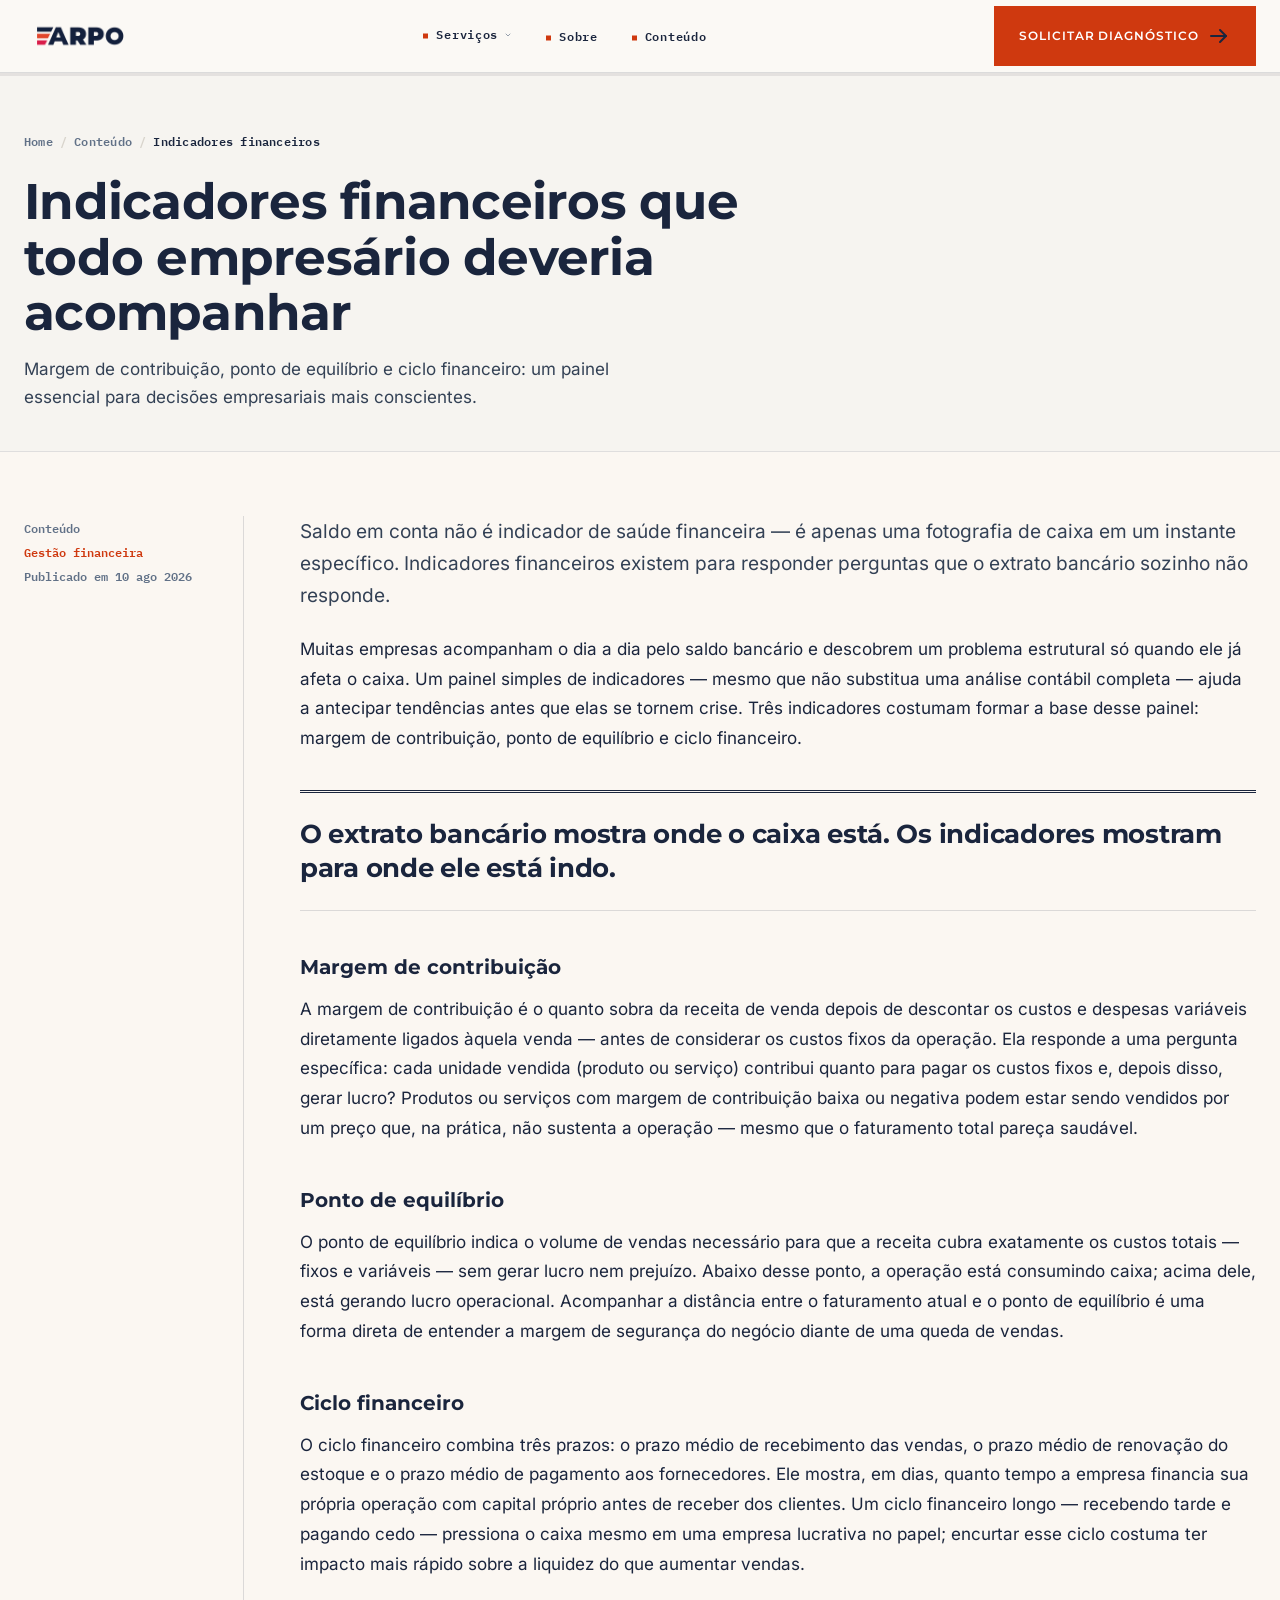
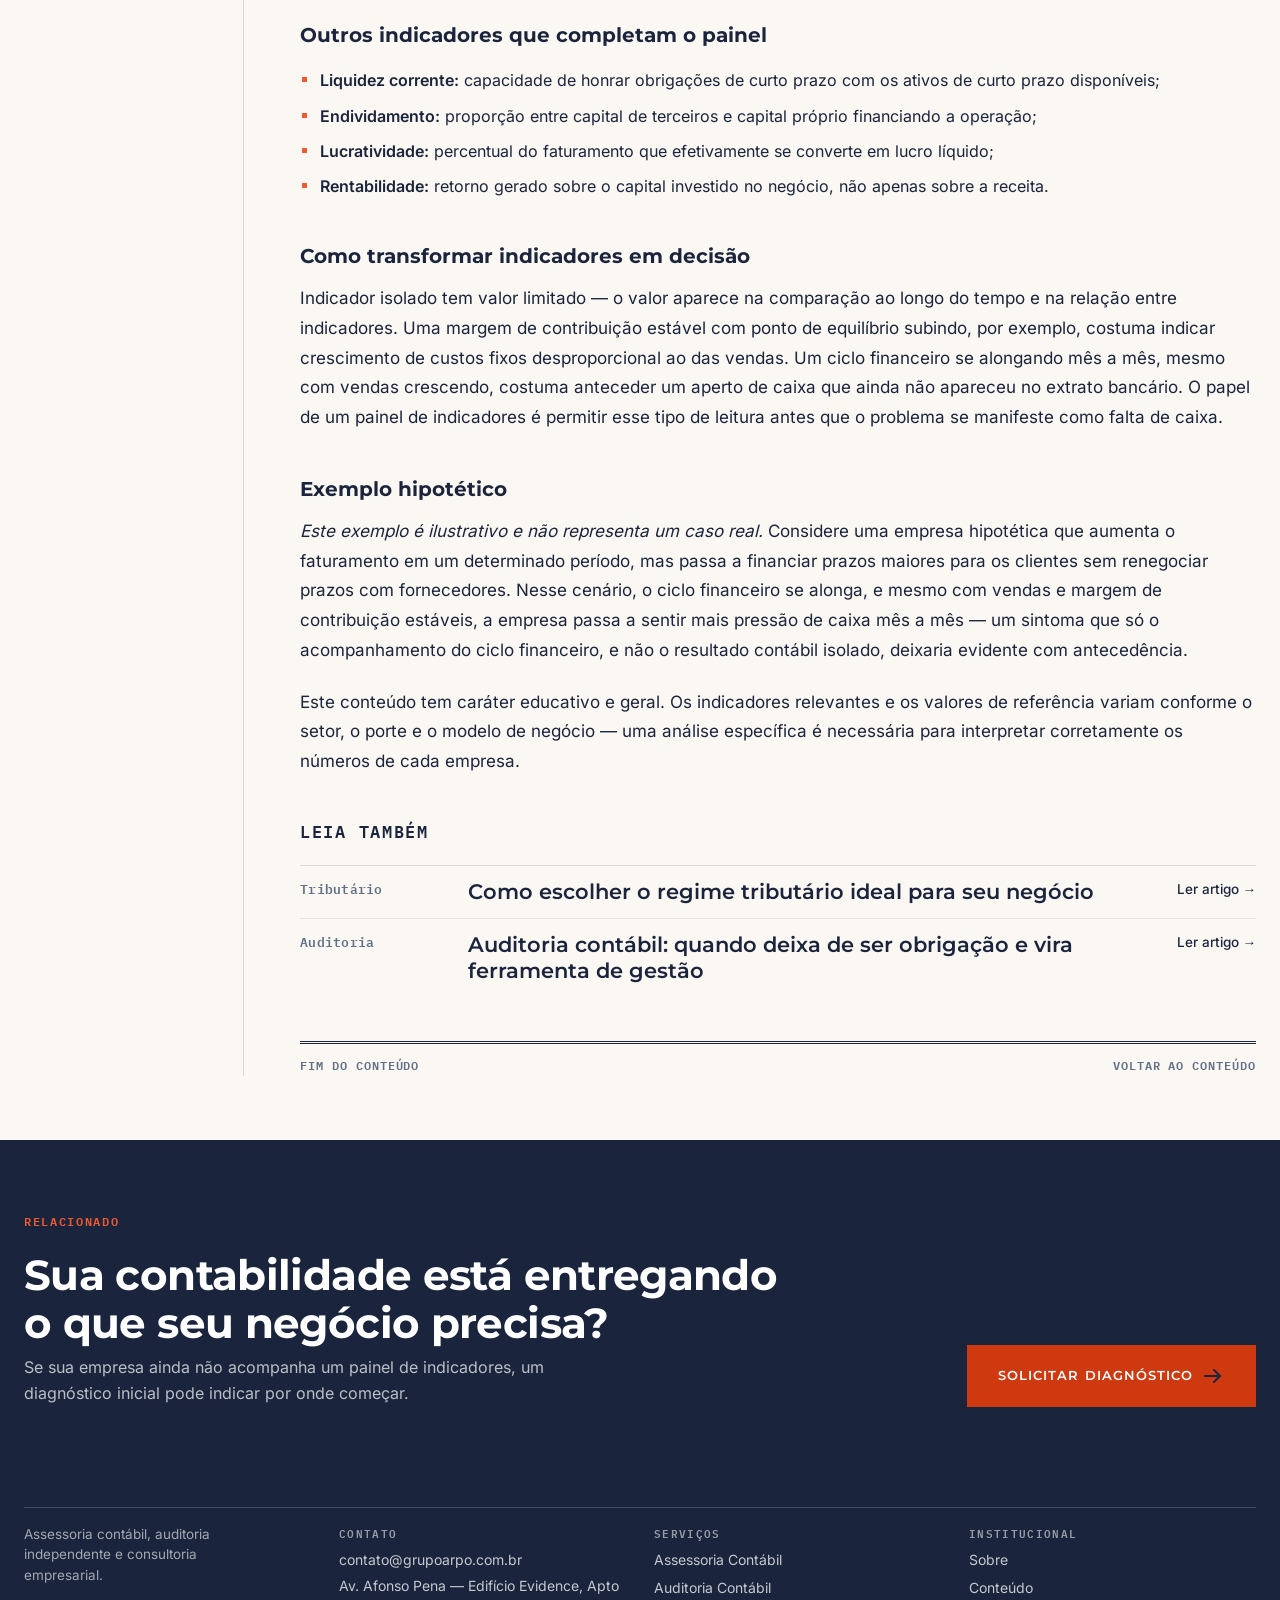
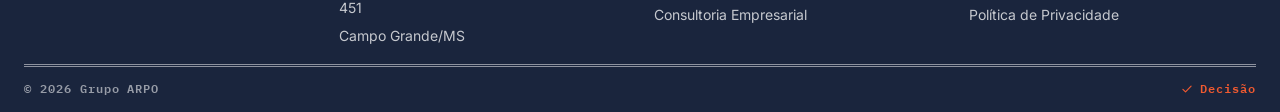
<file: artigo-indicadores-financeiros.html>
<!DOCTYPE html>
<html lang="pt-BR">
<head>
  <meta charset="utf-8">
  <meta name="viewport" content="width=device-width, initial-scale=1">
  <title>Indicadores financeiros que todo empresário deveria acompanhar | Grupo ARPO</title>
  <meta name="description" content="Margem de contribuição, ponto de equilíbrio e ciclo financeiro: um painel essencial para decisões empresariais mais conscientes.">
  <link rel="canonical" href="https://grupoarpo.com.br/artigo-indicadores-financeiros.html">
  <meta name="robots" content="index, follow">

  <meta property="og:type" content="article">
  <meta property="og:site_name" content="Grupo ARPO">
  <meta property="og:locale" content="pt_BR">
  <meta property="og:title" content="Indicadores financeiros que todo empresário deveria acompanhar">
  <meta property="og:description" content="Margem de contribuição, ponto de equilíbrio e ciclo financeiro: um painel essencial para decisões empresariais mais conscientes.">
  <meta property="og:url" content="https://grupoarpo.com.br/artigo-indicadores-financeiros.html">
  <meta property="og:image" content="https://grupoarpo.com.br/assets/img/logoarpo.png">

  <meta name="twitter:card" content="summary">
  <meta name="twitter:title" content="Indicadores financeiros que todo empresário deveria acompanhar">
  <meta name="twitter:description" content="Margem de contribuição, ponto de equilíbrio e ciclo financeiro: um painel essencial para decisões empresariais mais conscientes.">
  <meta name="twitter:image" content="https://grupoarpo.com.br/assets/img/logoarpo.png">

  <link rel="icon" type="image/svg+xml" href="./assets/img/favicon.svg">

  <link rel="stylesheet" href="./assets/css/fonts.css">

  <link rel="stylesheet" href="./assets/css/styles.css">

  <script type="application/ld+json">
  {
    "@context": "https://schema.org",
    "@type": "BreadcrumbList",
    "itemListElement": [
      { "@type": "ListItem", "position": 1, "name": "Home", "item": "https://grupoarpo.com.br/" },
      { "@type": "ListItem", "position": 2, "name": "Conteúdo", "item": "https://grupoarpo.com.br/conteudo.html" },
      { "@type": "ListItem", "position": 3, "name": "Indicadores financeiros que todo empresário deveria acompanhar", "item": "https://grupoarpo.com.br/artigo-indicadores-financeiros.html" }
    ]
  }
  </script>
  <script type="application/ld+json">
  {
    "@context": "https://schema.org",
    "@type": "Article",
    "headline": "Indicadores financeiros que todo empresário deveria acompanhar",
    "description": "Margem de contribuição, ponto de equilíbrio e ciclo financeiro: um painel essencial para decisões empresariais mais conscientes.",
    "image": "https://grupoarpo.com.br/assets/img/logoarpo.png",
    "datePublished": "2026-08-10",
    "dateModified": "2026-08-10",
    "author": { "@type": "Organization", "name": "Grupo ARPO", "url": "https://grupoarpo.com.br/" },
    "publisher": {
      "@type": "Organization",
      "name": "Grupo ARPO",
      "logo": { "@type": "ImageObject", "url": "https://grupoarpo.com.br/assets/img/logoarpo.png" }
    },
    "mainEntityOfPage": { "@type": "WebPage", "@id": "https://grupoarpo.com.br/artigo-indicadores-financeiros.html" }
  }
  </script>
</head>
<body>
  <svg aria-hidden="true" focusable="false" style="position:absolute;width:0;height:0;overflow:hidden">
    <symbol id="icon-check" viewBox="0 0 24 24" fill="none" stroke="currentColor" stroke-width="2" stroke-linecap="round" stroke-linejoin="round">
      <path d="M5 12.5l4.5 4.5L19 7"/>
    </symbol>
    <symbol id="icon-arrow" viewBox="0 0 24 24" fill="none" stroke="currentColor" stroke-width="2" stroke-linecap="round" stroke-linejoin="round">
      <line x1="4" y1="12" x2="19" y2="12"/>
      <polyline points="13 6 19 12 13 18"/>
    </symbol>
    <symbol id="icon-caret" viewBox="0 0 24 24" fill="none" stroke="currentColor" stroke-width="2" stroke-linecap="round" stroke-linejoin="round">
      <polyline points="6 9 12 15 18 9"/>
    </symbol>
  </svg>

  <a class="skip-link" href="#main">Pular para o conteúdo</a>

  <header class="site-header" data-header>
    <div class="edge header-inner">
      <a class="brand" href="index.html" aria-label="Grupo ARPO — página inicial">
        <img src="./assets/img/logoarpo.png" alt="Grupo ARPO" width="480" height="120">
      </a>

      <nav class="main-nav" aria-label="Menu principal">
        <ul>
          <li>
            <details class="nav-dropdown">
              <summary>Serviços <svg class="caret" aria-hidden="true"><use href="#icon-caret"></use></svg></summary>
              <ul class="nav-dropdown-panel">
                <li><a href="assessoria-contabil.html">Assessoria Contábil</a></li>
                <li><a href="auditoria-contabil.html">Auditoria Contábil</a></li>
                <li><a href="consultoria-empresarial.html">Consultoria Empresarial</a></li>
              </ul>
            </details>
          </li>
          <li><a href="sobre.html">Sobre</a></li>
          <li><a href="conteudo.html">Conteúdo</a></li>
        </ul>
      </nav>

      <div class="header-cta">
        <a href="contato.html" class="btn btn-primary"><span>Solicitar diagnóstico</span><svg class="icon btn-arrow" aria-hidden="true" width="14" height="14"><use href="#icon-arrow"></use></svg></a>
      </div>

      <button class="nav-toggle" type="button" aria-label="Abrir menu" aria-expanded="false" aria-controls="mobile-menu" data-nav-toggle>
        <span></span><span></span><span></span>
      </button>
    </div>

    <nav class="mobile-menu" id="mobile-menu" aria-label="Menu mobile" inert>
      <ul>
        <li>
          <details class="nav-dropdown">
            <summary>Serviços <svg class="caret" aria-hidden="true"><use href="#icon-caret"></use></svg></summary>
            <ul class="nav-dropdown-panel">
              <li><a href="assessoria-contabil.html">Assessoria Contábil</a></li>
              <li><a href="auditoria-contabil.html">Auditoria Contábil</a></li>
              <li><a href="consultoria-empresarial.html">Consultoria Empresarial</a></li>
            </ul>
          </details>
        </li>
        <li><a href="sobre.html">Sobre</a></li>
        <li><a href="conteudo.html">Conteúdo</a></li>
      </ul>
      <a href="contato.html" class="btn btn-primary"><span>Solicitar diagnóstico</span><svg class="icon btn-arrow" aria-hidden="true" width="14" height="14"><use href="#icon-arrow"></use></svg></a>
    </nav>
  </header>

  <div class="reading-progress"><div class="reading-progress-bar"></div></div>

  <main id="main">
    <section class="page-intro" style="padding-bottom: 40px;">
      <div class="edge">
        <nav class="breadcrumb" aria-label="Breadcrumb">
          <a href="index.html">Home</a><span class="sep">/</span>
          <a href="conteudo.html">Conteúdo</a><span class="sep">/</span>
          <span aria-current="page">Indicadores financeiros</span>
        </nav>
        <h1 class="page-title">Indicadores financeiros que todo empresário deveria acompanhar</h1>
        <p class="page-lead">Margem de contribuição, ponto de equilíbrio e ciclo financeiro: um painel essencial para decisões empresariais mais conscientes.</p>
      </div>
    </section>

    <section class="section">
      <div class="edge article-layout">
        <aside class="article-meta">
          <div>Conteúdo</div>
          <div class="tag">Gestão financeira</div>
          <div>Publicado em 10 ago 2026</div>
        </aside>
        <div class="article-body">
          <p class="lead">Saldo em conta não é indicador de saúde financeira — é apenas uma fotografia de caixa em um instante específico. Indicadores financeiros existem para responder perguntas que o extrato bancário sozinho não responde.</p>

          <p>Muitas empresas acompanham o dia a dia pelo saldo bancário e descobrem um problema estrutural só quando ele já afeta o caixa. Um painel simples de indicadores — mesmo que não substitua uma análise contábil completa — ajuda a antecipar tendências antes que elas se tornem crise. Três indicadores costumam formar a base desse painel: margem de contribuição, ponto de equilíbrio e ciclo financeiro.</p>

          <div class="article-pullquote">O extrato bancário mostra onde o caixa está. Os indicadores mostram para onde ele está indo.</div>

          <h2>Margem de contribuição</h2>
          <p>A margem de contribuição é o quanto sobra da receita de venda depois de descontar os custos e despesas variáveis diretamente ligados àquela venda — antes de considerar os custos fixos da operação. Ela responde a uma pergunta específica: cada unidade vendida (produto ou serviço) contribui quanto para pagar os custos fixos e, depois disso, gerar lucro? Produtos ou serviços com margem de contribuição baixa ou negativa podem estar sendo vendidos por um preço que, na prática, não sustenta a operação — mesmo que o faturamento total pareça saudável.</p>

          <h2>Ponto de equilíbrio</h2>
          <p>O ponto de equilíbrio indica o volume de vendas necessário para que a receita cubra exatamente os custos totais — fixos e variáveis — sem gerar lucro nem prejuízo. Abaixo desse ponto, a operação está consumindo caixa; acima dele, está gerando lucro operacional. Acompanhar a distância entre o faturamento atual e o ponto de equilíbrio é uma forma direta de entender a margem de segurança do negócio diante de uma queda de vendas.</p>

          <h2>Ciclo financeiro</h2>
          <p>O ciclo financeiro combina três prazos: o prazo médio de recebimento das vendas, o prazo médio de renovação do estoque e o prazo médio de pagamento aos fornecedores. Ele mostra, em dias, quanto tempo a empresa financia sua própria operação com capital próprio antes de receber dos clientes. Um ciclo financeiro longo — recebendo tarde e pagando cedo — pressiona o caixa mesmo em uma empresa lucrativa no papel; encurtar esse ciclo costuma ter impacto mais rápido sobre a liquidez do que aumentar vendas.</p>

          <h2>Outros indicadores que completam o painel</h2>
          <ul>
            <li><strong>Liquidez corrente:</strong> capacidade de honrar obrigações de curto prazo com os ativos de curto prazo disponíveis;</li>
            <li><strong>Endividamento:</strong> proporção entre capital de terceiros e capital próprio financiando a operação;</li>
            <li><strong>Lucratividade:</strong> percentual do faturamento que efetivamente se converte em lucro líquido;</li>
            <li><strong>Rentabilidade:</strong> retorno gerado sobre o capital investido no negócio, não apenas sobre a receita.</li>
          </ul>

          <h2>Como transformar indicadores em decisão</h2>
          <p>Indicador isolado tem valor limitado — o valor aparece na comparação ao longo do tempo e na relação entre indicadores. Uma margem de contribuição estável com ponto de equilíbrio subindo, por exemplo, costuma indicar crescimento de custos fixos desproporcional ao das vendas. Um ciclo financeiro se alongando mês a mês, mesmo com vendas crescendo, costuma anteceder um aperto de caixa que ainda não apareceu no extrato bancário. O papel de um painel de indicadores é permitir esse tipo de leitura antes que o problema se manifeste como falta de caixa.</p>

          <h2>Exemplo hipotético</h2>
          <p><em>Este exemplo é ilustrativo e não representa um caso real.</em> Considere uma empresa hipotética que aumenta o faturamento em um determinado período, mas passa a financiar prazos maiores para os clientes sem renegociar prazos com fornecedores. Nesse cenário, o ciclo financeiro se alonga, e mesmo com vendas e margem de contribuição estáveis, a empresa passa a sentir mais pressão de caixa mês a mês — um sintoma que só o acompanhamento do ciclo financeiro, e não o resultado contábil isolado, deixaria evidente com antecedência.</p>

          <p>Este conteúdo tem caráter educativo e geral. Os indicadores relevantes e os valores de referência variam conforme o setor, o porte e o modelo de negócio — uma análise específica é necessária para interpretar corretamente os números de cada empresa.</p>

          <p class="detail-label" style="margin-top: 40px;">Leia também</p>
          <div class="content-list">
            <a class="content-row" href="artigo-regime-tributario.html">
              <span class="code">Tributário</span>
              <span class="title">Como escolher o regime tributário ideal para seu negócio</span>
              <span class="link">Ler artigo <span aria-hidden="true">→</span></span>
            </a>
            <a class="content-row" href="artigo-auditoria-contabil.html">
              <span class="code">Auditoria</span>
              <span class="title">Auditoria contábil: quando deixa de ser obrigação e vira ferramenta de gestão</span>
              <span class="link">Ler artigo <span aria-hidden="true">→</span></span>
            </a>
          </div>

          <div class="article-end">
            <span>Fim do conteúdo</span>
            <a href="conteudo.html">Voltar ao conteúdo</a>
          </div>
        </div>
      </div>
    </section>

    <section class="cta-diagnostic">
      <div class="edge cta-diagnostic-inner">
        <div>
          <p class="cta-diagnostic-eyebrow">Relacionado</p>
          <h2 class="cta-diagnostic-title">Sua contabilidade está entregando o que seu negócio precisa?</h2>
          <p class="cta-diagnostic-lead">Se sua empresa ainda não acompanha um painel de indicadores, um diagnóstico inicial pode indicar por onde começar.</p>
        </div>
        <a href="contato.html" class="btn btn-primary"><span>Solicitar diagnóstico</span><svg class="icon btn-arrow" aria-hidden="true" width="14" height="14"><use href="#icon-arrow"></use></svg></a>
      </div>
    </section>
  </main>

  <footer class="site-footer">
    <div class="edge footer-grid">
      <div class="footer-about">
        <p>Assessoria contábil, auditoria independente e consultoria empresarial.</p>
      </div>
      <div class="footer-col">
        <p class="footer-col-title">Contato</p>
        <ul>
          <li><a href="mailto:contato@grupoarpo.com.br">contato@grupoarpo.com.br</a></li>
          <li><span>Av. Afonso Pena — Edifício Evidence, Apto 451</span></li>
          <li><span>Campo Grande/MS</span></li>
        </ul>
      </div>
      <div class="footer-col">
        <p class="footer-col-title">Serviços</p>
        <ul>
          <li><a href="assessoria-contabil.html">Assessoria Contábil</a></li>
          <li><a href="auditoria-contabil.html">Auditoria Contábil</a></li>
          <li><a href="consultoria-empresarial.html">Consultoria Empresarial</a></li>
        </ul>
      </div>
      <div class="footer-col">
        <p class="footer-col-title">Institucional</p>
        <ul>
          <li><a href="sobre.html">Sobre</a></li>
          <li><a href="conteudo.html">Conteúdo</a></li>
          <li><a href="politica-de-privacidade.html">Política de Privacidade</a></li>
        </ul>
      </div>
    </div>
    <div class="edge footer-bottom rule-double--light">
      <span>© <span id="year"></span> Grupo ARPO</span>
      <span class="decision"><svg class="icon icon--coral" aria-hidden="true"><use href="#icon-check"></use></svg> Decisão</span>
    </div>
  </footer>

  <a href="contato.html" class="mobile-cta-bar"><span>Solicitar diagnóstico</span><svg class="icon btn-arrow" aria-hidden="true" width="14" height="14"><use href="#icon-arrow"></use></svg></a>

  <script src="./assets/js/main.js"></script>
</body>
</html>
</file>
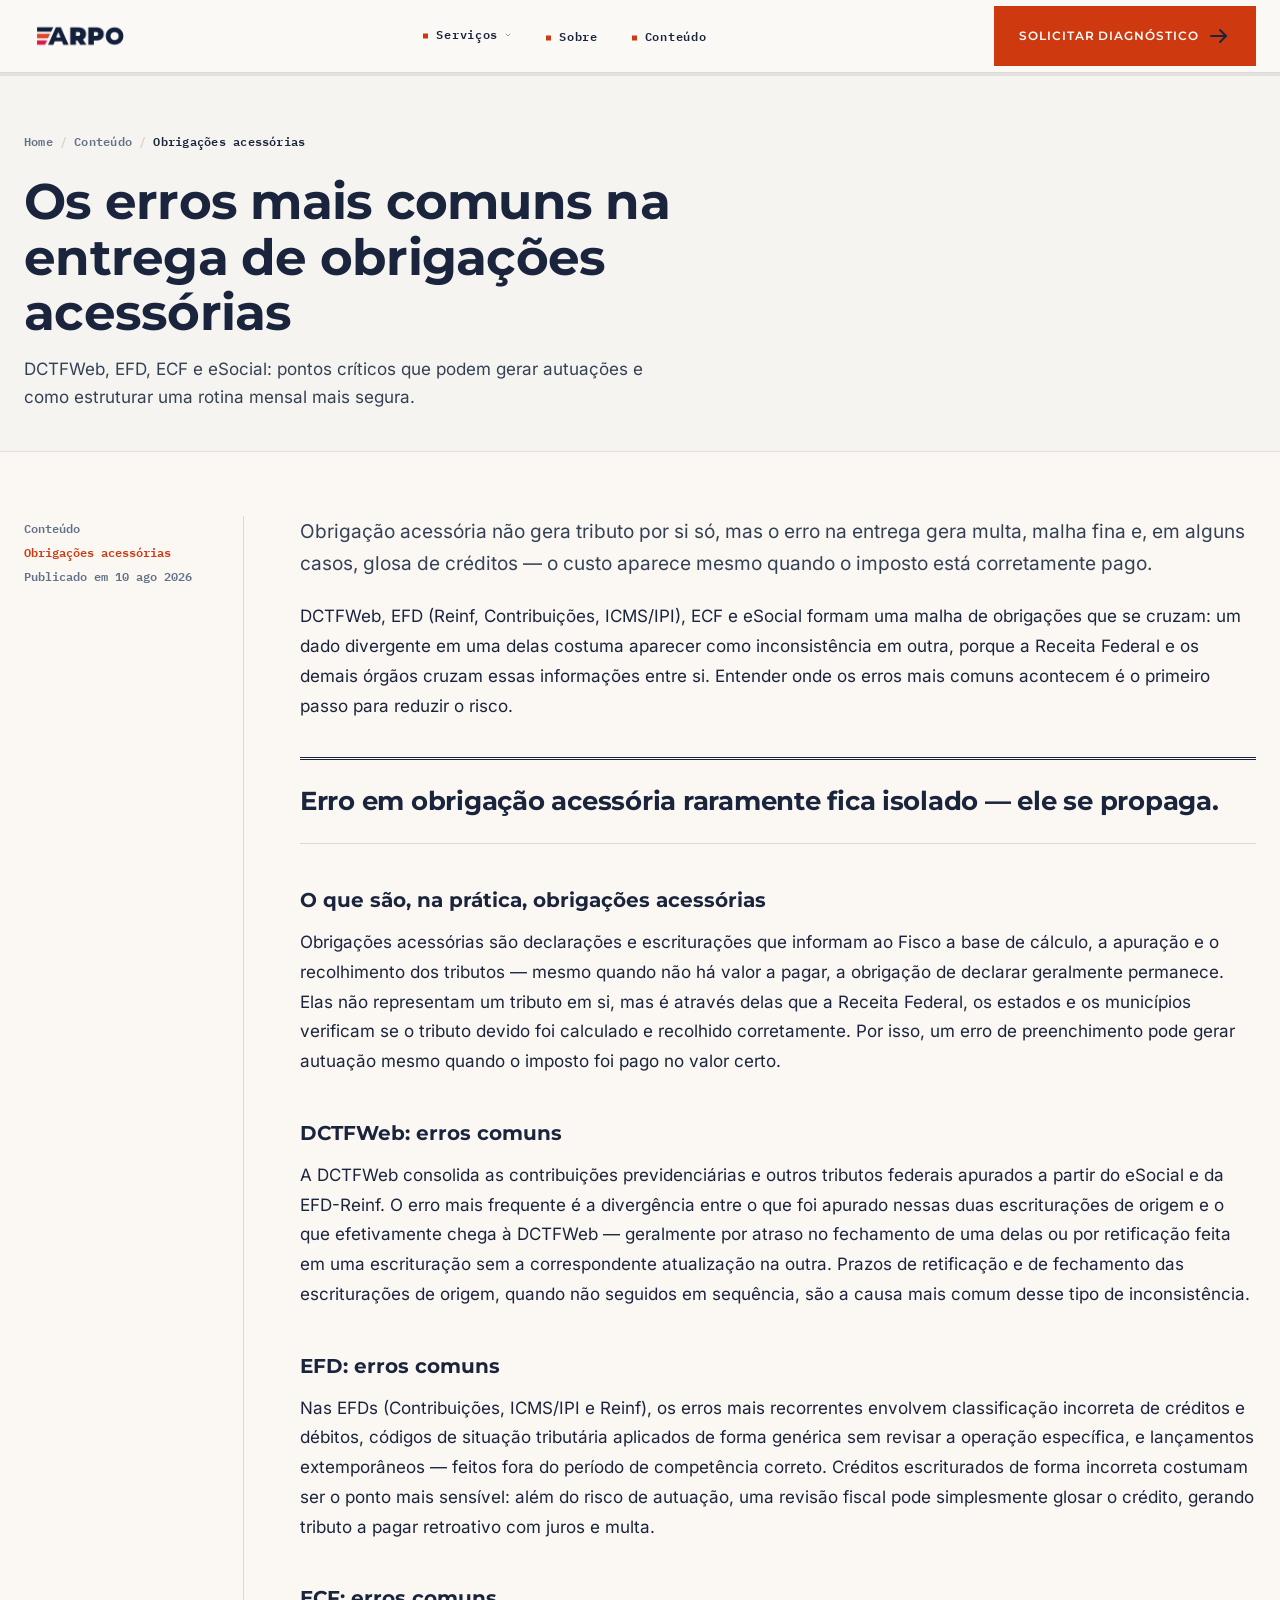
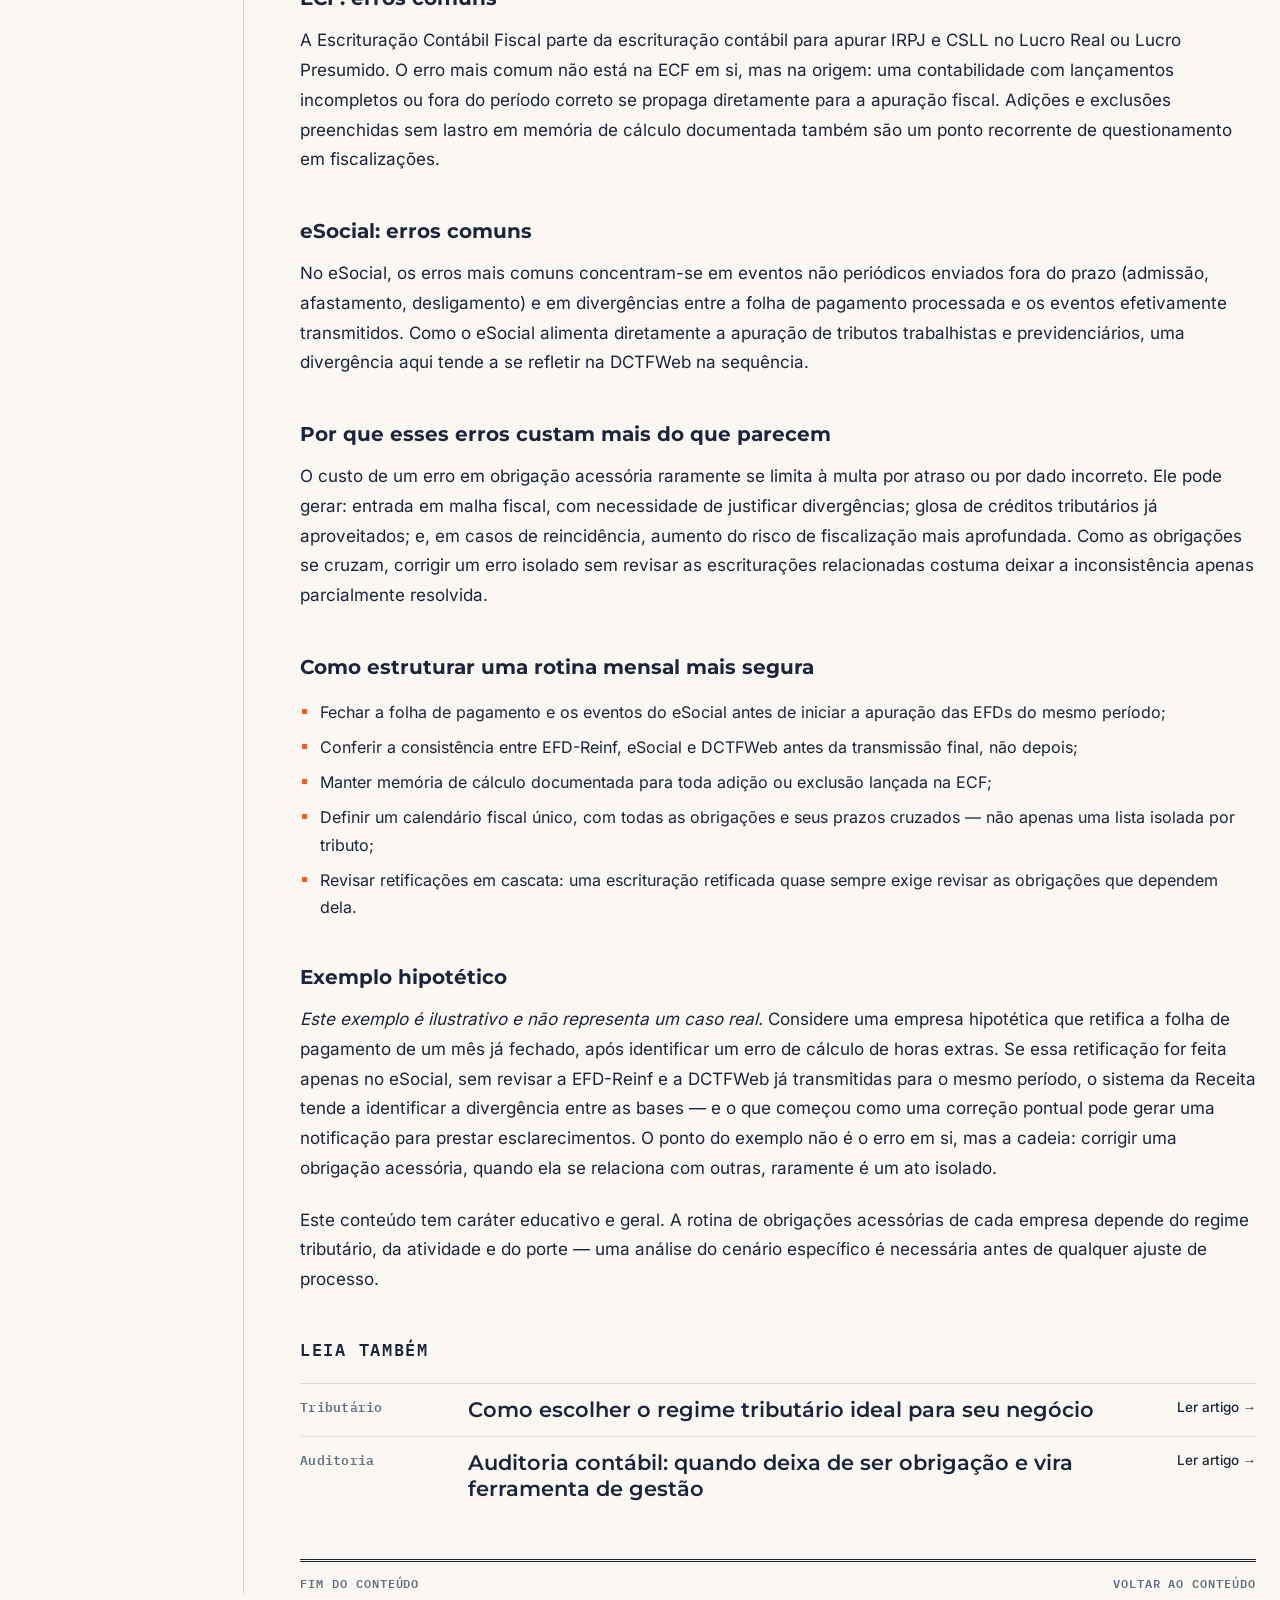
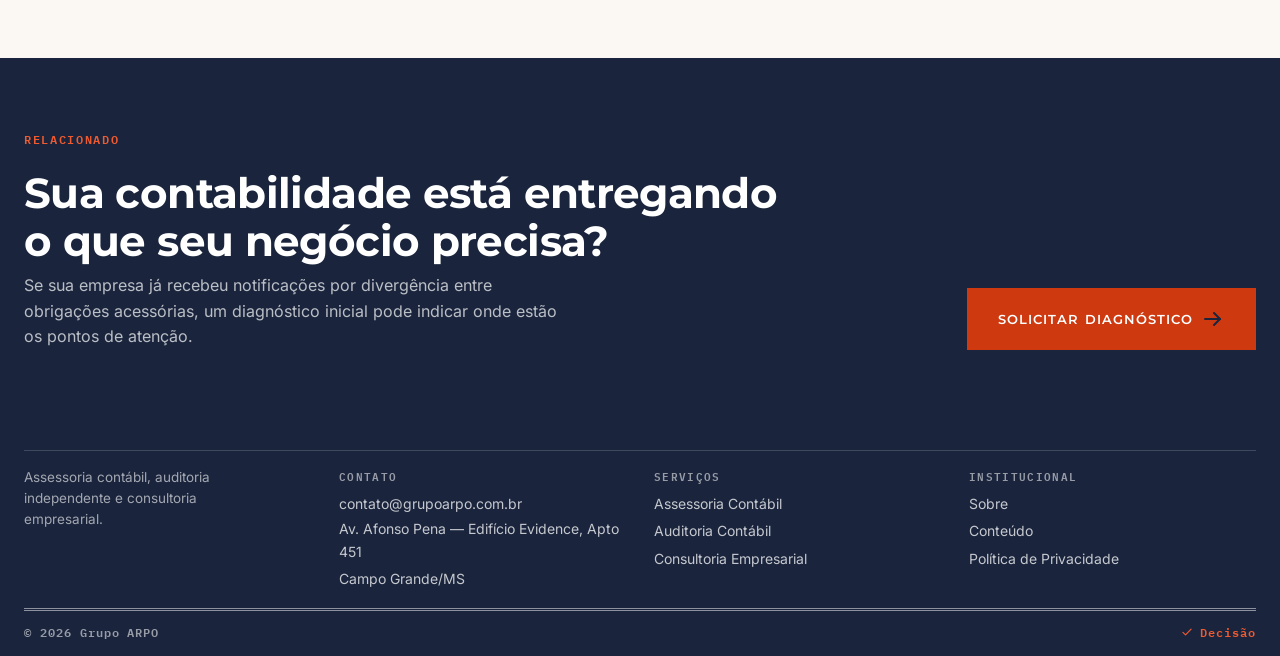
<file: artigo-obrigacoes-acessorias.html>
<!DOCTYPE html>
<html lang="pt-BR">
<head>
  <meta charset="utf-8">
  <meta name="viewport" content="width=device-width, initial-scale=1">
  <title>Os erros mais comuns na entrega de obrigações acessórias | Grupo ARPO</title>
  <meta name="description" content="DCTFWeb, EFD, ECF e eSocial: pontos críticos que podem gerar autuações e como estruturar uma rotina mensal mais segura.">
  <link rel="canonical" href="https://grupoarpo.com.br/artigo-obrigacoes-acessorias.html">
  <meta name="robots" content="index, follow">

  <meta property="og:type" content="article">
  <meta property="og:site_name" content="Grupo ARPO">
  <meta property="og:locale" content="pt_BR">
  <meta property="og:title" content="Os erros mais comuns na entrega de obrigações acessórias">
  <meta property="og:description" content="DCTFWeb, EFD, ECF e eSocial: pontos críticos que podem gerar autuações e como estruturar uma rotina mensal mais segura.">
  <meta property="og:url" content="https://grupoarpo.com.br/artigo-obrigacoes-acessorias.html">
  <meta property="og:image" content="https://grupoarpo.com.br/assets/img/logoarpo.png">

  <meta name="twitter:card" content="summary">
  <meta name="twitter:title" content="Os erros mais comuns na entrega de obrigações acessórias">
  <meta name="twitter:description" content="DCTFWeb, EFD, ECF e eSocial: pontos críticos que podem gerar autuações e como estruturar uma rotina mensal mais segura.">
  <meta name="twitter:image" content="https://grupoarpo.com.br/assets/img/logoarpo.png">

  <link rel="icon" type="image/svg+xml" href="./assets/img/favicon.svg">

  <link rel="stylesheet" href="./assets/css/fonts.css">

  <link rel="stylesheet" href="./assets/css/styles.css">

  <script type="application/ld+json">
  {
    "@context": "https://schema.org",
    "@type": "BreadcrumbList",
    "itemListElement": [
      { "@type": "ListItem", "position": 1, "name": "Home", "item": "https://grupoarpo.com.br/" },
      { "@type": "ListItem", "position": 2, "name": "Conteúdo", "item": "https://grupoarpo.com.br/conteudo.html" },
      { "@type": "ListItem", "position": 3, "name": "Os erros mais comuns na entrega de obrigações acessórias", "item": "https://grupoarpo.com.br/artigo-obrigacoes-acessorias.html" }
    ]
  }
  </script>
  <script type="application/ld+json">
  {
    "@context": "https://schema.org",
    "@type": "Article",
    "headline": "Os erros mais comuns na entrega de obrigações acessórias",
    "description": "DCTFWeb, EFD, ECF e eSocial: pontos críticos que podem gerar autuações e como estruturar uma rotina mensal mais segura.",
    "image": "https://grupoarpo.com.br/assets/img/logoarpo.png",
    "datePublished": "2026-08-10",
    "dateModified": "2026-08-10",
    "author": { "@type": "Organization", "name": "Grupo ARPO", "url": "https://grupoarpo.com.br/" },
    "publisher": {
      "@type": "Organization",
      "name": "Grupo ARPO",
      "logo": { "@type": "ImageObject", "url": "https://grupoarpo.com.br/assets/img/logoarpo.png" }
    },
    "mainEntityOfPage": { "@type": "WebPage", "@id": "https://grupoarpo.com.br/artigo-obrigacoes-acessorias.html" }
  }
  </script>
</head>
<body>
  <svg aria-hidden="true" focusable="false" style="position:absolute;width:0;height:0;overflow:hidden">
    <symbol id="icon-check" viewBox="0 0 24 24" fill="none" stroke="currentColor" stroke-width="2" stroke-linecap="round" stroke-linejoin="round">
      <path d="M5 12.5l4.5 4.5L19 7"/>
    </symbol>
    <symbol id="icon-arrow" viewBox="0 0 24 24" fill="none" stroke="currentColor" stroke-width="2" stroke-linecap="round" stroke-linejoin="round">
      <line x1="4" y1="12" x2="19" y2="12"/>
      <polyline points="13 6 19 12 13 18"/>
    </symbol>
    <symbol id="icon-caret" viewBox="0 0 24 24" fill="none" stroke="currentColor" stroke-width="2" stroke-linecap="round" stroke-linejoin="round">
      <polyline points="6 9 12 15 18 9"/>
    </symbol>
  </svg>

  <a class="skip-link" href="#main">Pular para o conteúdo</a>

  <header class="site-header" data-header>
    <div class="edge header-inner">
      <a class="brand" href="index.html" aria-label="Grupo ARPO — página inicial">
        <img src="./assets/img/logoarpo.png" alt="Grupo ARPO" width="480" height="120">
      </a>

      <nav class="main-nav" aria-label="Menu principal">
        <ul>
          <li>
            <details class="nav-dropdown">
              <summary>Serviços <svg class="caret" aria-hidden="true"><use href="#icon-caret"></use></svg></summary>
              <ul class="nav-dropdown-panel">
                <li><a href="assessoria-contabil.html">Assessoria Contábil</a></li>
                <li><a href="auditoria-contabil.html">Auditoria Contábil</a></li>
                <li><a href="consultoria-empresarial.html">Consultoria Empresarial</a></li>
              </ul>
            </details>
          </li>
          <li><a href="sobre.html">Sobre</a></li>
          <li><a href="conteudo.html">Conteúdo</a></li>
        </ul>
      </nav>

      <div class="header-cta">
        <a href="contato.html" class="btn btn-primary"><span>Solicitar diagnóstico</span><svg class="icon btn-arrow" aria-hidden="true" width="14" height="14"><use href="#icon-arrow"></use></svg></a>
      </div>

      <button class="nav-toggle" type="button" aria-label="Abrir menu" aria-expanded="false" aria-controls="mobile-menu" data-nav-toggle>
        <span></span><span></span><span></span>
      </button>
    </div>

    <nav class="mobile-menu" id="mobile-menu" aria-label="Menu mobile" inert>
      <ul>
        <li>
          <details class="nav-dropdown">
            <summary>Serviços <svg class="caret" aria-hidden="true"><use href="#icon-caret"></use></svg></summary>
            <ul class="nav-dropdown-panel">
              <li><a href="assessoria-contabil.html">Assessoria Contábil</a></li>
              <li><a href="auditoria-contabil.html">Auditoria Contábil</a></li>
              <li><a href="consultoria-empresarial.html">Consultoria Empresarial</a></li>
            </ul>
          </details>
        </li>
        <li><a href="sobre.html">Sobre</a></li>
        <li><a href="conteudo.html">Conteúdo</a></li>
      </ul>
      <a href="contato.html" class="btn btn-primary"><span>Solicitar diagnóstico</span><svg class="icon btn-arrow" aria-hidden="true" width="14" height="14"><use href="#icon-arrow"></use></svg></a>
    </nav>
  </header>

  <div class="reading-progress"><div class="reading-progress-bar"></div></div>

  <main id="main">
    <section class="page-intro" style="padding-bottom: 40px;">
      <div class="edge">
        <nav class="breadcrumb" aria-label="Breadcrumb">
          <a href="index.html">Home</a><span class="sep">/</span>
          <a href="conteudo.html">Conteúdo</a><span class="sep">/</span>
          <span aria-current="page">Obrigações acessórias</span>
        </nav>
        <h1 class="page-title">Os erros mais comuns na entrega de obrigações acessórias</h1>
        <p class="page-lead">DCTFWeb, EFD, ECF e eSocial: pontos críticos que podem gerar autuações e como estruturar uma rotina mensal mais segura.</p>
      </div>
    </section>

    <section class="section">
      <div class="edge article-layout">
        <aside class="article-meta">
          <div>Conteúdo</div>
          <div class="tag">Obrigações acessórias</div>
          <div>Publicado em 10 ago 2026</div>
        </aside>
        <div class="article-body">
          <p class="lead">Obrigação acessória não gera tributo por si só, mas o erro na entrega gera multa, malha fina e, em alguns casos, glosa de créditos — o custo aparece mesmo quando o imposto está corretamente pago.</p>

          <p>DCTFWeb, EFD (Reinf, Contribuições, ICMS/IPI), ECF e eSocial formam uma malha de obrigações que se cruzam: um dado divergente em uma delas costuma aparecer como inconsistência em outra, porque a Receita Federal e os demais órgãos cruzam essas informações entre si. Entender onde os erros mais comuns acontecem é o primeiro passo para reduzir o risco.</p>

          <div class="article-pullquote">Erro em obrigação acessória raramente fica isolado — ele se propaga.</div>

          <h2>O que são, na prática, obrigações acessórias</h2>
          <p>Obrigações acessórias são declarações e escriturações que informam ao Fisco a base de cálculo, a apuração e o recolhimento dos tributos — mesmo quando não há valor a pagar, a obrigação de declarar geralmente permanece. Elas não representam um tributo em si, mas é através delas que a Receita Federal, os estados e os municípios verificam se o tributo devido foi calculado e recolhido corretamente. Por isso, um erro de preenchimento pode gerar autuação mesmo quando o imposto foi pago no valor certo.</p>

          <h2>DCTFWeb: erros comuns</h2>
          <p>A DCTFWeb consolida as contribuições previdenciárias e outros tributos federais apurados a partir do eSocial e da EFD-Reinf. O erro mais frequente é a divergência entre o que foi apurado nessas duas escriturações de origem e o que efetivamente chega à DCTFWeb — geralmente por atraso no fechamento de uma delas ou por retificação feita em uma escrituração sem a correspondente atualização na outra. Prazos de retificação e de fechamento das escriturações de origem, quando não seguidos em sequência, são a causa mais comum desse tipo de inconsistência.</p>

          <h2>EFD: erros comuns</h2>
          <p>Nas EFDs (Contribuições, ICMS/IPI e Reinf), os erros mais recorrentes envolvem classificação incorreta de créditos e débitos, códigos de situação tributária aplicados de forma genérica sem revisar a operação específica, e lançamentos extemporâneos — feitos fora do período de competência correto. Créditos escriturados de forma incorreta costumam ser o ponto mais sensível: além do risco de autuação, uma revisão fiscal pode simplesmente glosar o crédito, gerando tributo a pagar retroativo com juros e multa.</p>

          <h2>ECF: erros comuns</h2>
          <p>A Escrituração Contábil Fiscal parte da escrituração contábil para apurar IRPJ e CSLL no Lucro Real ou Lucro Presumido. O erro mais comum não está na ECF em si, mas na origem: uma contabilidade com lançamentos incompletos ou fora do período correto se propaga diretamente para a apuração fiscal. Adições e exclusões preenchidas sem lastro em memória de cálculo documentada também são um ponto recorrente de questionamento em fiscalizações.</p>

          <h2>eSocial: erros comuns</h2>
          <p>No eSocial, os erros mais comuns concentram-se em eventos não periódicos enviados fora do prazo (admissão, afastamento, desligamento) e em divergências entre a folha de pagamento processada e os eventos efetivamente transmitidos. Como o eSocial alimenta diretamente a apuração de tributos trabalhistas e previdenciários, uma divergência aqui tende a se refletir na DCTFWeb na sequência.</p>

          <h2>Por que esses erros custam mais do que parecem</h2>
          <p>O custo de um erro em obrigação acessória raramente se limita à multa por atraso ou por dado incorreto. Ele pode gerar: entrada em malha fiscal, com necessidade de justificar divergências; glosa de créditos tributários já aproveitados; e, em casos de reincidência, aumento do risco de fiscalização mais aprofundada. Como as obrigações se cruzam, corrigir um erro isolado sem revisar as escriturações relacionadas costuma deixar a inconsistência apenas parcialmente resolvida.</p>

          <h2>Como estruturar uma rotina mensal mais segura</h2>
          <ul>
            <li>Fechar a folha de pagamento e os eventos do eSocial antes de iniciar a apuração das EFDs do mesmo período;</li>
            <li>Conferir a consistência entre EFD-Reinf, eSocial e DCTFWeb antes da transmissão final, não depois;</li>
            <li>Manter memória de cálculo documentada para toda adição ou exclusão lançada na ECF;</li>
            <li>Definir um calendário fiscal único, com todas as obrigações e seus prazos cruzados — não apenas uma lista isolada por tributo;</li>
            <li>Revisar retificações em cascata: uma escrituração retificada quase sempre exige revisar as obrigações que dependem dela.</li>
          </ul>

          <h2>Exemplo hipotético</h2>
          <p><em>Este exemplo é ilustrativo e não representa um caso real.</em> Considere uma empresa hipotética que retifica a folha de pagamento de um mês já fechado, após identificar um erro de cálculo de horas extras. Se essa retificação for feita apenas no eSocial, sem revisar a EFD-Reinf e a DCTFWeb já transmitidas para o mesmo período, o sistema da Receita tende a identificar a divergência entre as bases — e o que começou como uma correção pontual pode gerar uma notificação para prestar esclarecimentos. O ponto do exemplo não é o erro em si, mas a cadeia: corrigir uma obrigação acessória, quando ela se relaciona com outras, raramente é um ato isolado.</p>

          <p>Este conteúdo tem caráter educativo e geral. A rotina de obrigações acessórias de cada empresa depende do regime tributário, da atividade e do porte — uma análise do cenário específico é necessária antes de qualquer ajuste de processo.</p>

          <p class="detail-label" style="margin-top: 40px;">Leia também</p>
          <div class="content-list">
            <a class="content-row" href="artigo-regime-tributario.html">
              <span class="code">Tributário</span>
              <span class="title">Como escolher o regime tributário ideal para seu negócio</span>
              <span class="link">Ler artigo <span aria-hidden="true">→</span></span>
            </a>
            <a class="content-row" href="artigo-auditoria-contabil.html">
              <span class="code">Auditoria</span>
              <span class="title">Auditoria contábil: quando deixa de ser obrigação e vira ferramenta de gestão</span>
              <span class="link">Ler artigo <span aria-hidden="true">→</span></span>
            </a>
          </div>

          <div class="article-end">
            <span>Fim do conteúdo</span>
            <a href="conteudo.html">Voltar ao conteúdo</a>
          </div>
        </div>
      </div>
    </section>

    <section class="cta-diagnostic">
      <div class="edge cta-diagnostic-inner">
        <div>
          <p class="cta-diagnostic-eyebrow">Relacionado</p>
          <h2 class="cta-diagnostic-title">Sua contabilidade está entregando o que seu negócio precisa?</h2>
          <p class="cta-diagnostic-lead">Se sua empresa já recebeu notificações por divergência entre obrigações acessórias, um diagnóstico inicial pode indicar onde estão os pontos de atenção.</p>
        </div>
        <a href="contato.html" class="btn btn-primary"><span>Solicitar diagnóstico</span><svg class="icon btn-arrow" aria-hidden="true" width="14" height="14"><use href="#icon-arrow"></use></svg></a>
      </div>
    </section>
  </main>

  <footer class="site-footer">
    <div class="edge footer-grid">
      <div class="footer-about">
        <p>Assessoria contábil, auditoria independente e consultoria empresarial.</p>
      </div>
      <div class="footer-col">
        <p class="footer-col-title">Contato</p>
        <ul>
          <li><a href="mailto:contato@grupoarpo.com.br">contato@grupoarpo.com.br</a></li>
          <li><span>Av. Afonso Pena — Edifício Evidence, Apto 451</span></li>
          <li><span>Campo Grande/MS</span></li>
        </ul>
      </div>
      <div class="footer-col">
        <p class="footer-col-title">Serviços</p>
        <ul>
          <li><a href="assessoria-contabil.html">Assessoria Contábil</a></li>
          <li><a href="auditoria-contabil.html">Auditoria Contábil</a></li>
          <li><a href="consultoria-empresarial.html">Consultoria Empresarial</a></li>
        </ul>
      </div>
      <div class="footer-col">
        <p class="footer-col-title">Institucional</p>
        <ul>
          <li><a href="sobre.html">Sobre</a></li>
          <li><a href="conteudo.html">Conteúdo</a></li>
          <li><a href="politica-de-privacidade.html">Política de Privacidade</a></li>
        </ul>
      </div>
    </div>
    <div class="edge footer-bottom rule-double--light">
      <span>© <span id="year"></span> Grupo ARPO</span>
      <span class="decision"><svg class="icon icon--coral" aria-hidden="true"><use href="#icon-check"></use></svg> Decisão</span>
    </div>
  </footer>

  <a href="contato.html" class="mobile-cta-bar"><span>Solicitar diagnóstico</span><svg class="icon btn-arrow" aria-hidden="true" width="14" height="14"><use href="#icon-arrow"></use></svg></a>

  <script src="./assets/js/main.js"></script>
</body>
</html>
</file>
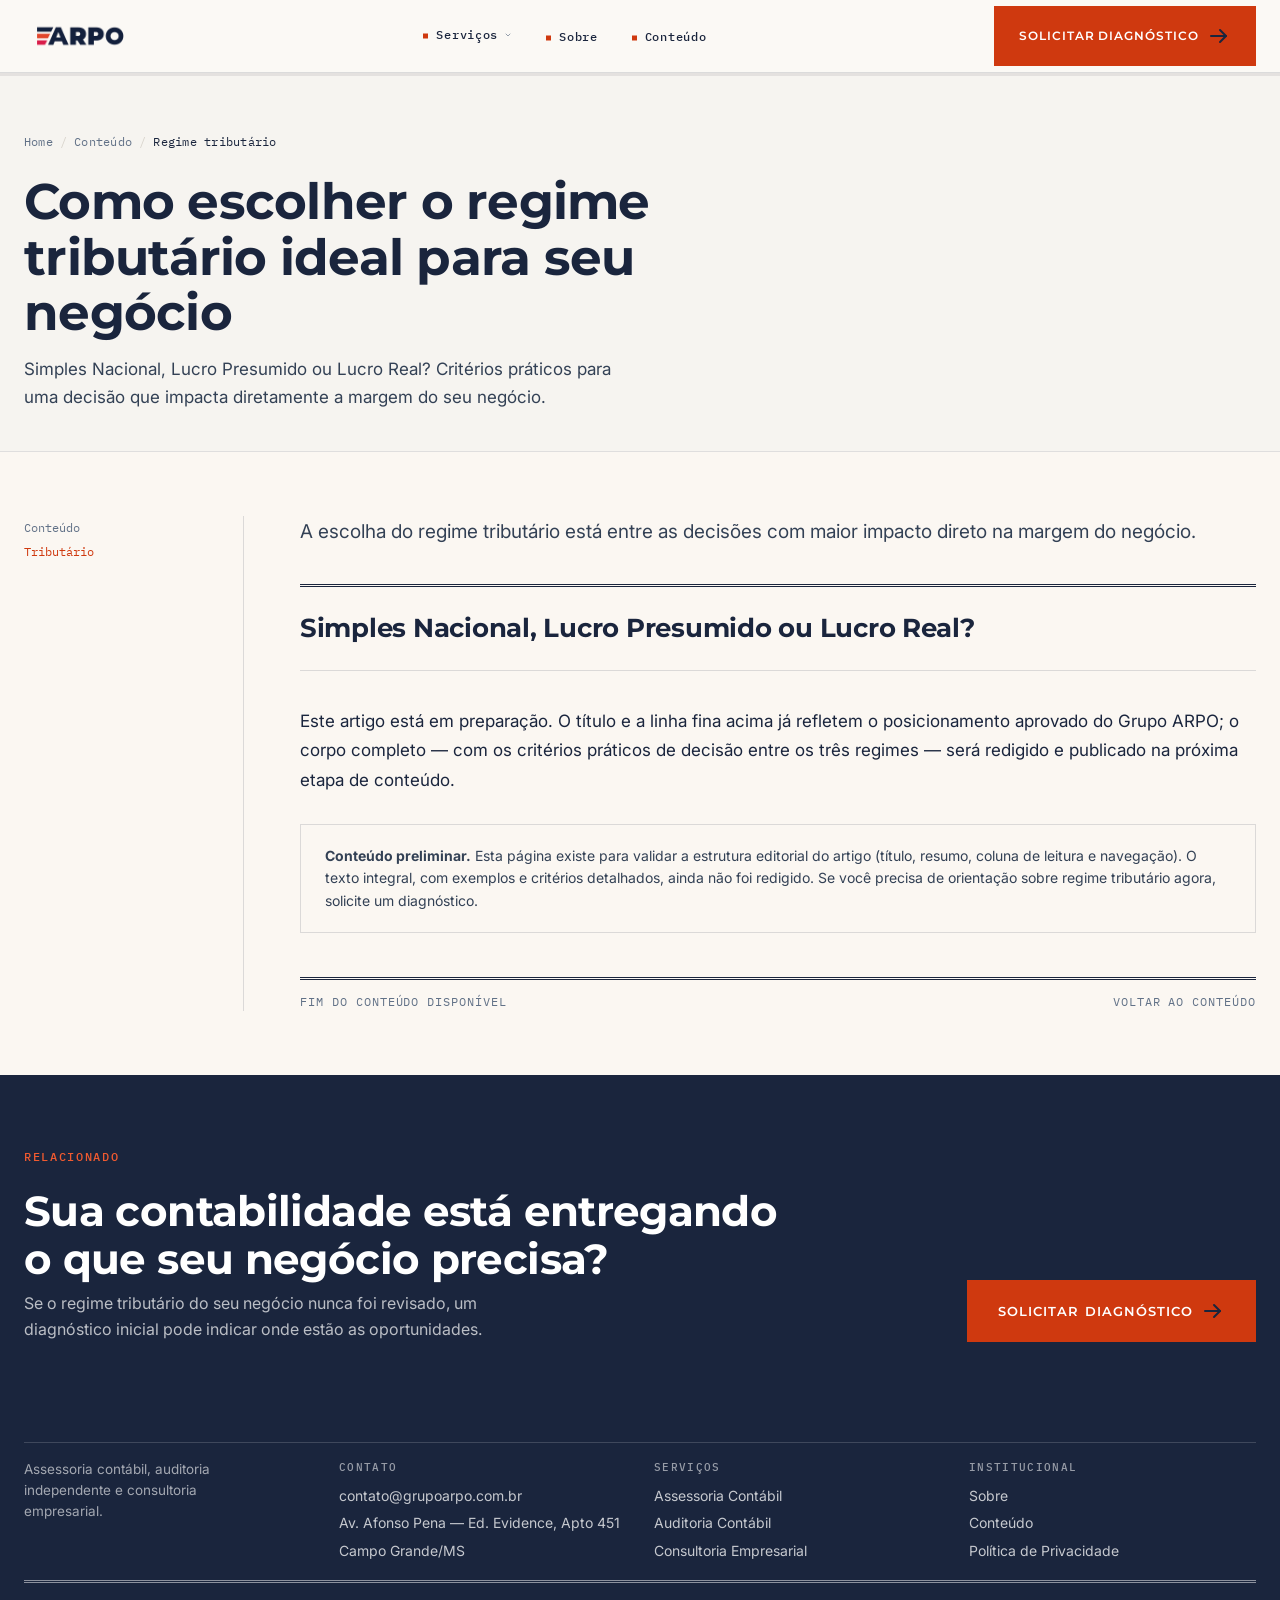
<file: artigo-regime-tributario.html>
<!DOCTYPE html>
<html lang="pt-BR">
<head>
  <meta charset="utf-8">
  <meta name="viewport" content="width=device-width, initial-scale=1">
  <title>Como escolher o regime tributário ideal para seu negócio | Grupo ARPO</title>
  <meta name="description" content="Simples Nacional, Lucro Presumido ou Lucro Real? Critérios práticos para uma decisão que impacta diretamente a margem do seu negócio.">
  <link rel="canonical" href="https://grupoarpo.com.br/artigo-regime-tributario.html">
  <meta name="robots" content="index, follow">

  <meta property="og:type" content="article">
  <meta property="og:site_name" content="Grupo ARPO">
  <meta property="og:locale" content="pt_BR">
  <meta property="og:title" content="Como escolher o regime tributário ideal para seu negócio">
  <meta property="og:description" content="Simples Nacional, Lucro Presumido ou Lucro Real? Critérios práticos para uma decisão que impacta diretamente a margem do seu negócio.">
  <meta property="og:url" content="https://grupoarpo.com.br/artigo-regime-tributario.html">
  <meta property="og:image" content="https://grupoarpo.com.br/assets/img/logoarpo.png">

  <meta name="twitter:card" content="summary">
  <meta name="twitter:title" content="Como escolher o regime tributário ideal para seu negócio">
  <meta name="twitter:description" content="Simples Nacional, Lucro Presumido ou Lucro Real? Critérios práticos para uma decisão que impacta diretamente a margem do seu negócio.">
  <meta name="twitter:image" content="https://grupoarpo.com.br/assets/img/logoarpo.png">

  <link rel="icon" type="image/svg+xml" href="./assets/img/favicon.svg">

  <link rel="preconnect" href="https://fonts.googleapis.com">
  <link rel="preconnect" href="https://fonts.gstatic.com" crossorigin>
  <link href="https://fonts.googleapis.com/css2?family=IBM+Plex+Mono:wght@500;600&family=Inter:wght@400;500;600&family=Montserrat:wght@500;600;700&display=swap" rel="stylesheet">

  <link rel="stylesheet" href="./assets/css/styles.css">

  <script type="application/ld+json">
  {
    "@context": "https://schema.org",
    "@type": "BreadcrumbList",
    "itemListElement": [
      { "@type": "ListItem", "position": 1, "name": "Home", "item": "https://grupoarpo.com.br/" },
      { "@type": "ListItem", "position": 2, "name": "Conteúdo", "item": "https://grupoarpo.com.br/conteudo.html" },
      { "@type": "ListItem", "position": 3, "name": "Como escolher o regime tributário ideal para seu negócio", "item": "https://grupoarpo.com.br/artigo-regime-tributario.html" }
    ]
  }
  </script>
</head>
<body>
  <svg aria-hidden="true" focusable="false" style="position:absolute;width:0;height:0;overflow:hidden">
    <symbol id="icon-check" viewBox="0 0 24 24" fill="none" stroke="currentColor" stroke-width="2" stroke-linecap="round" stroke-linejoin="round">
      <path d="M5 12.5l4.5 4.5L19 7"/>
    </symbol>
    <symbol id="icon-arrow" viewBox="0 0 24 24" fill="none" stroke="currentColor" stroke-width="2" stroke-linecap="round" stroke-linejoin="round">
      <line x1="4" y1="12" x2="19" y2="12"/>
      <polyline points="13 6 19 12 13 18"/>
    </symbol>
    <symbol id="icon-caret" viewBox="0 0 24 24" fill="none" stroke="currentColor" stroke-width="2" stroke-linecap="round" stroke-linejoin="round">
      <polyline points="6 9 12 15 18 9"/>
    </symbol>
  </svg>

  <a class="skip-link" href="#main">Pular para o conteúdo</a>

  <header class="site-header" data-header>
    <div class="edge header-inner">
      <a class="brand" href="index.html" aria-label="Grupo ARPO — página inicial">
        <img src="./assets/img/logoarpo.png" alt="Grupo ARPO" width="480" height="120">
      </a>

      <nav class="main-nav" aria-label="Menu principal">
        <ul>
          <li>
            <details class="nav-dropdown">
              <summary>Serviços <svg class="caret" aria-hidden="true"><use href="#icon-caret"></use></svg></summary>
              <ul class="nav-dropdown-panel">
                <li><a href="assessoria-contabil.html">Assessoria Contábil</a></li>
                <li><a href="auditoria-contabil.html">Auditoria Contábil</a></li>
                <li><a href="consultoria-empresarial.html">Consultoria Empresarial</a></li>
              </ul>
            </details>
          </li>
          <li><a href="sobre.html">Sobre</a></li>
          <li><a href="conteudo.html">Conteúdo</a></li>
        </ul>
      </nav>

      <div class="header-cta">
        <a href="contato.html" class="btn btn-primary"><span>Solicitar diagnóstico</span><svg class="icon btn-arrow" aria-hidden="true" width="14" height="14"><use href="#icon-arrow"></use></svg></a>
      </div>

      <button class="nav-toggle" type="button" aria-label="Abrir menu" aria-expanded="false" aria-controls="mobile-menu" data-nav-toggle>
        <span></span><span></span><span></span>
      </button>
    </div>

    <nav class="mobile-menu" id="mobile-menu" aria-label="Menu mobile" inert>
      <ul>
        <li>
          <details class="nav-dropdown">
            <summary>Serviços <svg class="caret" aria-hidden="true"><use href="#icon-caret"></use></svg></summary>
            <ul class="nav-dropdown-panel">
              <li><a href="assessoria-contabil.html">Assessoria Contábil</a></li>
              <li><a href="auditoria-contabil.html">Auditoria Contábil</a></li>
              <li><a href="consultoria-empresarial.html">Consultoria Empresarial</a></li>
            </ul>
          </details>
        </li>
        <li><a href="sobre.html">Sobre</a></li>
        <li><a href="conteudo.html">Conteúdo</a></li>
      </ul>
      <a href="contato.html" class="btn btn-primary"><span>Solicitar diagnóstico</span><svg class="icon btn-arrow" aria-hidden="true" width="14" height="14"><use href="#icon-arrow"></use></svg></a>
    </nav>
  </header>

  <div class="reading-progress"><div class="reading-progress-bar"></div></div>

  <main id="main">
    <section class="page-intro" style="padding-bottom: 40px;">
      <div class="edge">
        <nav class="breadcrumb" aria-label="Breadcrumb">
          <a href="index.html">Home</a><span class="sep">/</span>
          <a href="conteudo.html">Conteúdo</a><span class="sep">/</span>
          <span aria-current="page">Regime tributário</span>
        </nav>
        <h1 class="page-title">Como escolher o regime tributário ideal para seu negócio</h1>
        <p class="page-lead">Simples Nacional, Lucro Presumido ou Lucro Real? Critérios práticos para uma decisão que impacta diretamente a margem do seu negócio.</p>
      </div>
    </section>

    <section class="section">
      <div class="edge article-layout">
        <aside class="article-meta">
          <div>Conteúdo</div>
          <div class="tag">Tributário</div>
        </aside>
        <div class="article-body">
          <p class="lead">A escolha do regime tributário está entre as decisões com maior impacto direto na margem do negócio.</p>
          <div class="article-pullquote">Simples Nacional, Lucro Presumido ou Lucro Real?</div>
          <p>Este artigo está em preparação. O título e a linha fina acima já refletem o posicionamento aprovado do Grupo ARPO; o corpo completo — com os critérios práticos de decisão entre os três regimes — será redigido e publicado na próxima etapa de conteúdo.</p>
          <div class="article-pending-notice">
            <strong>Conteúdo preliminar.</strong> Esta página existe para validar a estrutura editorial do artigo (título, resumo, coluna de leitura e navegação). O texto integral, com exemplos e critérios detalhados, ainda não foi redigido. Se você precisa de orientação sobre regime tributário agora, <a href="contato.html">solicite um diagnóstico</a>.
          </div>
          <div class="article-end">
            <span>Fim do conteúdo disponível</span>
            <a href="conteudo.html">Voltar ao conteúdo</a>
          </div>
        </div>
      </div>
    </section>

    <section class="cta-diagnostic">
      <div class="edge cta-diagnostic-inner">
        <div>
          <p class="cta-diagnostic-eyebrow">Relacionado</p>
          <h2 class="cta-diagnostic-title">Sua contabilidade está entregando o que seu negócio precisa?</h2>
          <p class="cta-diagnostic-lead">Se o regime tributário do seu negócio nunca foi revisado, um diagnóstico inicial pode indicar onde estão as oportunidades.</p>
        </div>
        <a href="contato.html" class="btn btn-primary"><span>Solicitar diagnóstico</span><svg class="icon btn-arrow" aria-hidden="true" width="14" height="14"><use href="#icon-arrow"></use></svg></a>
      </div>
    </section>
  </main>

  <footer class="site-footer">
    <div class="edge footer-grid">
      <div class="footer-about">
        <p>Assessoria contábil, auditoria independente e consultoria empresarial.</p>
      </div>
      <div class="footer-col">
        <p class="footer-col-title">Contato</p>
        <ul>
          <li><a href="mailto:contato@grupoarpo.com.br">contato@grupoarpo.com.br</a></li>
          <li><span>Av. Afonso Pena — Ed. Evidence, Apto 451</span></li>
          <li><span>Campo Grande/MS</span></li>
        </ul>
      </div>
      <div class="footer-col">
        <p class="footer-col-title">Serviços</p>
        <ul>
          <li><a href="assessoria-contabil.html">Assessoria Contábil</a></li>
          <li><a href="auditoria-contabil.html">Auditoria Contábil</a></li>
          <li><a href="consultoria-empresarial.html">Consultoria Empresarial</a></li>
        </ul>
      </div>
      <div class="footer-col">
        <p class="footer-col-title">Institucional</p>
        <ul>
          <li><a href="sobre.html">Sobre</a></li>
          <li><a href="conteudo.html">Conteúdo</a></li>
          <li><a href="politica-de-privacidade.html">Política de Privacidade</a></li>
        </ul>
      </div>
    </div>
    <div class="edge footer-bottom rule-double--light">
      <span>© <span id="year"></span> Grupo ARPO</span>
      <span class="decision"><svg class="icon icon--coral" aria-hidden="true"><use href="#icon-check"></use></svg> Decisão</span>
    </div>
  </footer>

  <a href="contato.html" class="mobile-cta-bar"><span>Solicitar diagnóstico</span><svg class="icon btn-arrow" aria-hidden="true" width="14" height="14"><use href="#icon-arrow"></use></svg></a>

  <script src="./assets/js/main.js"></script>
</body>
</html>
</file>
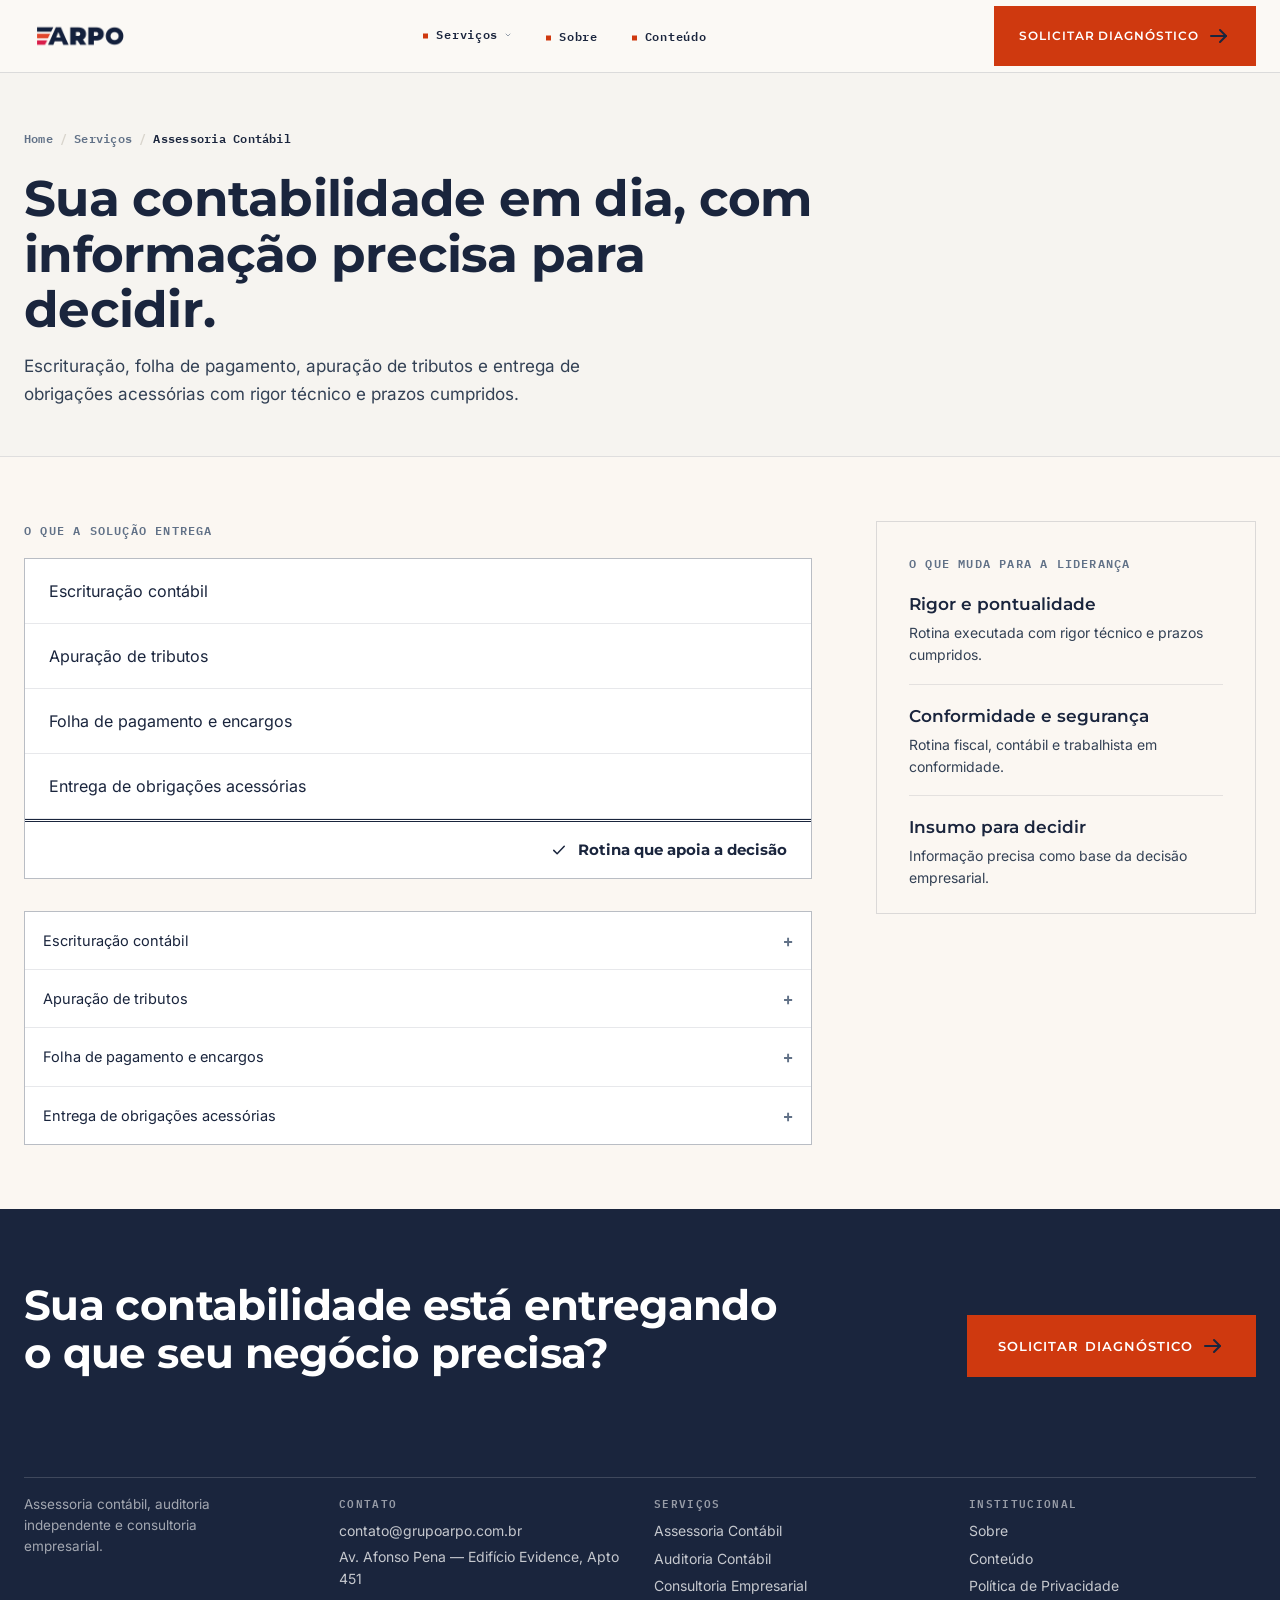
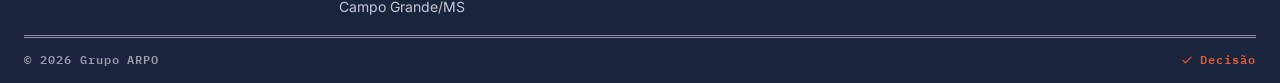
<file: assessoria-contabil.html>
<!DOCTYPE html>
<html lang="pt-BR">
<head>
  <meta charset="utf-8">
  <meta name="viewport" content="width=device-width, initial-scale=1">
  <title>Assessoria Contábil | Grupo ARPO</title>
  <meta name="description" content="Escrituração, folha de pagamento, apuração de tributos e obrigações acessórias com rigor técnico e prazos cumpridos.">
  <link rel="canonical" href="https://grupoarpo.com.br/assessoria-contabil.html">
  <meta name="robots" content="index, follow">

  <meta property="og:type" content="website">
  <meta property="og:site_name" content="Grupo ARPO">
  <meta property="og:locale" content="pt_BR">
  <meta property="og:title" content="Assessoria Contábil | Grupo ARPO">
  <meta property="og:description" content="Escrituração, folha de pagamento, apuração de tributos e obrigações acessórias com rigor técnico e prazos cumpridos.">
  <meta property="og:url" content="https://grupoarpo.com.br/assessoria-contabil.html">
  <meta property="og:image" content="https://grupoarpo.com.br/assets/img/logoarpo.png">

  <meta name="twitter:card" content="summary">
  <meta name="twitter:title" content="Assessoria Contábil | Grupo ARPO">
  <meta name="twitter:description" content="Escrituração, folha de pagamento, apuração de tributos e obrigações acessórias com rigor técnico e prazos cumpridos.">
  <meta name="twitter:image" content="https://grupoarpo.com.br/assets/img/logoarpo.png">

  <link rel="icon" type="image/svg+xml" href="./assets/img/favicon.svg">

  <link rel="stylesheet" href="./assets/css/fonts.css">

  <link rel="stylesheet" href="./assets/css/styles.css">

  <script type="application/ld+json">
  {
    "@context": "https://schema.org",
    "@type": "BreadcrumbList",
    "itemListElement": [
      { "@type": "ListItem", "position": 1, "name": "Home", "item": "https://grupoarpo.com.br/" },
      { "@type": "ListItem", "position": 2, "name": "Assessoria Contábil", "item": "https://grupoarpo.com.br/assessoria-contabil.html" }
    ]
  }
  </script>
</head>
<body>
  <svg aria-hidden="true" focusable="false" style="position:absolute;width:0;height:0;overflow:hidden">
    <symbol id="icon-ledger" viewBox="0 0 24 24" fill="none" stroke="currentColor" stroke-width="1.6" stroke-linecap="round" stroke-linejoin="round">
      <rect x="5" y="3" width="14" height="18" rx="1"/>
      <line x1="8" y1="8" x2="16" y2="8"/>
      <line x1="8" y1="12" x2="16" y2="12"/>
      <line x1="8" y1="16" x2="13" y2="16"/>
    </symbol>
    <symbol id="icon-audit" viewBox="0 0 24 24" fill="none" stroke="currentColor" stroke-width="1.6" stroke-linecap="round" stroke-linejoin="round">
      <path d="M6 3h9l3 3v15a1 1 0 0 1-1 1H6a1 1 0 0 1-1-1V4a1 1 0 0 1 1-1Z"/>
      <path d="M15 3v3h3"/>
      <path d="M8.5 14.3l2 2 4-4.5"/>
    </symbol>
    <symbol id="icon-compass" viewBox="0 0 24 24" fill="none" stroke="currentColor" stroke-width="1.6" stroke-linecap="round" stroke-linejoin="round">
      <circle cx="12" cy="12" r="9"/>
      <path d="M15 9l-2.2 5.3L9 16l2.2-5.3L15 9Z"/>
    </symbol>
    <symbol id="icon-check" viewBox="0 0 24 24" fill="none" stroke="currentColor" stroke-width="2" stroke-linecap="round" stroke-linejoin="round">
      <path d="M5 12.5l4.5 4.5L19 7"/>
    </symbol>
    <symbol id="icon-arrow" viewBox="0 0 24 24" fill="none" stroke="currentColor" stroke-width="2" stroke-linecap="round" stroke-linejoin="round">
      <line x1="4" y1="12" x2="19" y2="12"/>
      <polyline points="13 6 19 12 13 18"/>
    </symbol>
    <symbol id="icon-caret" viewBox="0 0 24 24" fill="none" stroke="currentColor" stroke-width="2" stroke-linecap="round" stroke-linejoin="round">
      <polyline points="6 9 12 15 18 9"/>
    </symbol>
  </svg>

  <a class="skip-link" href="#main">Pular para o conteúdo</a>

  <header class="site-header" data-header>
    <div class="edge header-inner">
      <a class="brand" href="index.html" aria-label="Grupo ARPO — página inicial">
        <img src="./assets/img/logoarpo.png" alt="Grupo ARPO" width="480" height="120">
      </a>

      <nav class="main-nav" aria-label="Menu principal">
        <ul>
          <li>
            <details class="nav-dropdown">
              <summary>Serviços <svg class="caret" aria-hidden="true"><use href="#icon-caret"></use></svg></summary>
              <ul class="nav-dropdown-panel">
                <li><a href="assessoria-contabil.html">Assessoria Contábil</a></li>
                <li><a href="auditoria-contabil.html">Auditoria Contábil</a></li>
                <li><a href="consultoria-empresarial.html">Consultoria Empresarial</a></li>
              </ul>
            </details>
          </li>
          <li><a href="sobre.html">Sobre</a></li>
          <li><a href="conteudo.html">Conteúdo</a></li>
        </ul>
      </nav>

      <div class="header-cta">
        <a href="contato.html" class="btn btn-primary"><span>Solicitar diagnóstico</span><svg class="icon btn-arrow" aria-hidden="true" width="14" height="14"><use href="#icon-arrow"></use></svg></a>
      </div>

      <button class="nav-toggle" type="button" aria-label="Abrir menu" aria-expanded="false" aria-controls="mobile-menu" data-nav-toggle>
        <span></span><span></span><span></span>
      </button>
    </div>

    <nav class="mobile-menu" id="mobile-menu" aria-label="Menu mobile" inert>
      <ul>
        <li>
          <details class="nav-dropdown">
            <summary>Serviços <svg class="caret" aria-hidden="true"><use href="#icon-caret"></use></svg></summary>
            <ul class="nav-dropdown-panel">
              <li><a href="assessoria-contabil.html">Assessoria Contábil</a></li>
              <li><a href="auditoria-contabil.html">Auditoria Contábil</a></li>
              <li><a href="consultoria-empresarial.html">Consultoria Empresarial</a></li>
            </ul>
          </details>
        </li>
        <li><a href="sobre.html">Sobre</a></li>
        <li><a href="conteudo.html">Conteúdo</a></li>
      </ul>
      <a href="contato.html" class="btn btn-primary"><span>Solicitar diagnóstico</span><svg class="icon btn-arrow" aria-hidden="true" width="14" height="14"><use href="#icon-arrow"></use></svg></a>
    </nav>
  </header>

  <main id="main">
    <section class="page-intro">
      <div class="edge">
        <nav class="breadcrumb" aria-label="Breadcrumb">
          <a href="index.html">Home</a><span class="sep">/</span>
          <span>Serviços</span><span class="sep">/</span>
          <span aria-current="page">Assessoria Contábil</span>
        </nav>
        <h1 class="page-title">Sua contabilidade em dia, com informação precisa para decidir.</h1>
        <p class="page-lead">Escrituração, folha de pagamento, apuração de tributos e entrega de obrigações acessórias com rigor técnico e prazos cumpridos.</p>
      </div>
    </section>

    <section class="section">
      <div class="edge--wide service-detail-grid">
        <div>
          <p class="detail-label">O que a solução entrega</p>
          <div class="detail-list">
            <div class="detail-list-row">Escrituração contábil</div>
            <div class="detail-list-row">Apuração de tributos</div>
            <div class="detail-list-row">Folha de pagamento e encargos</div>
            <div class="detail-list-row">Entrega de obrigações acessórias</div>
            <div class="detail-list-close rule-double">
              <svg class="icon" aria-hidden="true"><use href="#icon-check"></use></svg>
              <strong>Rotina que apoia a decisão</strong>
            </div>
          </div>

          <div class="accordion" style="margin-top: 32px;">
            <details class="accordion-item">
              <summary>Escrituração contábil</summary>
              <div class="accordion-body">Lançamentos e livros contábeis mantidos em dia, com organização e rastreabilidade.</div>
            </details>
            <details class="accordion-item">
              <summary>Apuração de tributos</summary>
              <div class="accordion-body">Apuração e entrega com rigor técnico e prazos cumpridos.</div>
            </details>
            <details class="accordion-item">
              <summary>Folha de pagamento e encargos</summary>
              <div class="accordion-body">Cálculo, guias e obrigações trabalhistas processados com precisão.</div>
            </details>
            <details class="accordion-item">
              <summary>Entrega de obrigações acessórias</summary>
              <div class="accordion-body">Entrega dentro do prazo, reduzindo o risco de inconsistências e autuações.</div>
            </details>
          </div>
        </div>

        <div class="highlight-panel">
          <p class="detail-label">O que muda para a liderança</p>
          <div class="highlight-item">
            <div class="name">Rigor e pontualidade</div>
            <div class="desc">Rotina executada com rigor técnico e prazos cumpridos.</div>
          </div>
          <div class="highlight-item">
            <div class="name">Conformidade e segurança</div>
            <div class="desc">Rotina fiscal, contábil e trabalhista em conformidade.</div>
          </div>
          <div class="highlight-item">
            <div class="name">Insumo para decidir</div>
            <div class="desc">Informação precisa como base da decisão empresarial.</div>
          </div>
        </div>
      </div>
    </section>

    <section class="cta-diagnostic">
      <div class="edge cta-diagnostic-inner">
        <div>
          <h2 class="cta-diagnostic-title">Sua contabilidade está entregando o que seu negócio precisa?</h2>
        </div>
        <a href="contato.html" class="btn btn-primary"><span>Solicitar diagnóstico</span><svg class="icon btn-arrow" aria-hidden="true" width="14" height="14"><use href="#icon-arrow"></use></svg></a>
      </div>
    </section>
  </main>

  <footer class="site-footer">
    <div class="edge footer-grid">
      <div class="footer-about">
        <p>Assessoria contábil, auditoria independente e consultoria empresarial.</p>
      </div>
      <div class="footer-col">
        <p class="footer-col-title">Contato</p>
        <ul>
          <li><a href="mailto:contato@grupoarpo.com.br">contato@grupoarpo.com.br</a></li>
          <li><span>Av. Afonso Pena — Edifício Evidence, Apto 451</span></li>
          <li><span>Campo Grande/MS</span></li>
        </ul>
      </div>
      <div class="footer-col">
        <p class="footer-col-title">Serviços</p>
        <ul>
          <li><a href="assessoria-contabil.html">Assessoria Contábil</a></li>
          <li><a href="auditoria-contabil.html">Auditoria Contábil</a></li>
          <li><a href="consultoria-empresarial.html">Consultoria Empresarial</a></li>
        </ul>
      </div>
      <div class="footer-col">
        <p class="footer-col-title">Institucional</p>
        <ul>
          <li><a href="sobre.html">Sobre</a></li>
          <li><a href="conteudo.html">Conteúdo</a></li>
          <li><a href="politica-de-privacidade.html">Política de Privacidade</a></li>
        </ul>
      </div>
    </div>
    <div class="edge footer-bottom rule-double--light">
      <span>© <span id="year"></span> Grupo ARPO</span>
      <span class="decision"><svg class="icon icon--coral" aria-hidden="true"><use href="#icon-check"></use></svg> Decisão</span>
    </div>
  </footer>

  <a href="contato.html" class="mobile-cta-bar"><span>Solicitar diagnóstico</span><svg class="icon btn-arrow" aria-hidden="true" width="14" height="14"><use href="#icon-arrow"></use></svg></a>

  <script src="./assets/js/main.js"></script>
</body>
</html>
</file>
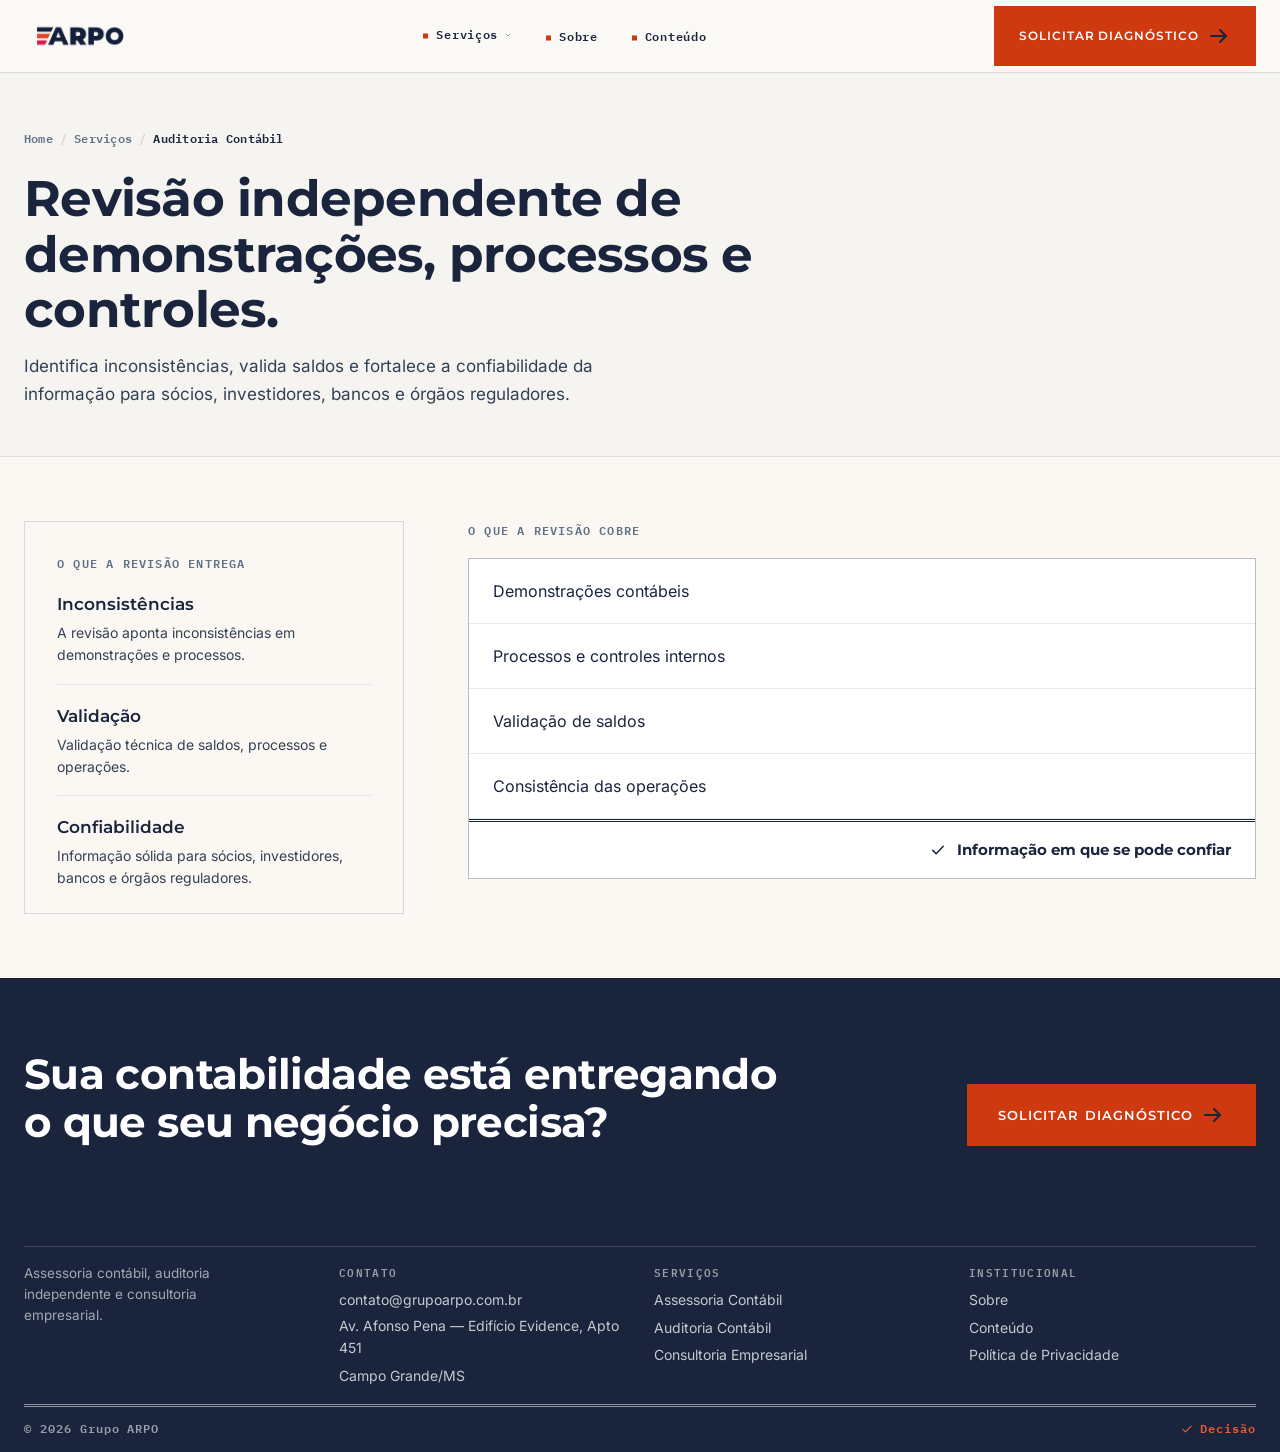
<file: auditoria-contabil.html>
<!DOCTYPE html>
<html lang="pt-BR">
<head>
  <meta charset="utf-8">
  <meta name="viewport" content="width=device-width, initial-scale=1">
  <title>Auditoria Contábil | Grupo ARPO</title>
  <meta name="description" content="Revisão independente de demonstrações, processos e controles internos, com validação de saldos e confiabilidade para sócios, investidores, bancos e órgãos reguladores.">
  <link rel="canonical" href="https://grupoarpo.com.br/auditoria-contabil.html">
  <meta name="robots" content="index, follow">

  <meta property="og:type" content="website">
  <meta property="og:site_name" content="Grupo ARPO">
  <meta property="og:locale" content="pt_BR">
  <meta property="og:title" content="Auditoria Contábil | Grupo ARPO">
  <meta property="og:description" content="Revisão independente de demonstrações, processos e controles internos, com validação de saldos e confiabilidade para sócios, investidores, bancos e órgãos reguladores.">
  <meta property="og:url" content="https://grupoarpo.com.br/auditoria-contabil.html">
  <meta property="og:image" content="https://grupoarpo.com.br/assets/img/logoarpo.png">

  <meta name="twitter:card" content="summary">
  <meta name="twitter:title" content="Auditoria Contábil | Grupo ARPO">
  <meta name="twitter:description" content="Revisão independente de demonstrações, processos e controles internos, com validação de saldos e confiabilidade para sócios, investidores, bancos e órgãos reguladores.">
  <meta name="twitter:image" content="https://grupoarpo.com.br/assets/img/logoarpo.png">

  <link rel="icon" type="image/svg+xml" href="./assets/img/favicon.svg">

  <link rel="stylesheet" href="./assets/css/fonts.css">

  <link rel="stylesheet" href="./assets/css/styles.css">

  <script type="application/ld+json">
  {
    "@context": "https://schema.org",
    "@type": "BreadcrumbList",
    "itemListElement": [
      { "@type": "ListItem", "position": 1, "name": "Home", "item": "https://grupoarpo.com.br/" },
      { "@type": "ListItem", "position": 2, "name": "Auditoria Contábil", "item": "https://grupoarpo.com.br/auditoria-contabil.html" }
    ]
  }
  </script>
</head>
<body>
  <svg aria-hidden="true" focusable="false" style="position:absolute;width:0;height:0;overflow:hidden">
    <symbol id="icon-ledger" viewBox="0 0 24 24" fill="none" stroke="currentColor" stroke-width="1.6" stroke-linecap="round" stroke-linejoin="round">
      <rect x="5" y="3" width="14" height="18" rx="1"/>
      <line x1="8" y1="8" x2="16" y2="8"/>
      <line x1="8" y1="12" x2="16" y2="12"/>
      <line x1="8" y1="16" x2="13" y2="16"/>
    </symbol>
    <symbol id="icon-audit" viewBox="0 0 24 24" fill="none" stroke="currentColor" stroke-width="1.6" stroke-linecap="round" stroke-linejoin="round">
      <path d="M6 3h9l3 3v15a1 1 0 0 1-1 1H6a1 1 0 0 1-1-1V4a1 1 0 0 1 1-1Z"/>
      <path d="M15 3v3h3"/>
      <path d="M8.5 14.3l2 2 4-4.5"/>
    </symbol>
    <symbol id="icon-compass" viewBox="0 0 24 24" fill="none" stroke="currentColor" stroke-width="1.6" stroke-linecap="round" stroke-linejoin="round">
      <circle cx="12" cy="12" r="9"/>
      <path d="M15 9l-2.2 5.3L9 16l2.2-5.3L15 9Z"/>
    </symbol>
    <symbol id="icon-check" viewBox="0 0 24 24" fill="none" stroke="currentColor" stroke-width="2" stroke-linecap="round" stroke-linejoin="round">
      <path d="M5 12.5l4.5 4.5L19 7"/>
    </symbol>
    <symbol id="icon-arrow" viewBox="0 0 24 24" fill="none" stroke="currentColor" stroke-width="2" stroke-linecap="round" stroke-linejoin="round">
      <line x1="4" y1="12" x2="19" y2="12"/>
      <polyline points="13 6 19 12 13 18"/>
    </symbol>
    <symbol id="icon-caret" viewBox="0 0 24 24" fill="none" stroke="currentColor" stroke-width="2" stroke-linecap="round" stroke-linejoin="round">
      <polyline points="6 9 12 15 18 9"/>
    </symbol>
  </svg>

  <a class="skip-link" href="#main">Pular para o conteúdo</a>

  <header class="site-header" data-header>
    <div class="edge header-inner">
      <a class="brand" href="index.html" aria-label="Grupo ARPO — página inicial">
        <img src="./assets/img/logoarpo.png" alt="Grupo ARPO" width="480" height="120">
      </a>

      <nav class="main-nav" aria-label="Menu principal">
        <ul>
          <li>
            <details class="nav-dropdown">
              <summary>Serviços <svg class="caret" aria-hidden="true"><use href="#icon-caret"></use></svg></summary>
              <ul class="nav-dropdown-panel">
                <li><a href="assessoria-contabil.html">Assessoria Contábil</a></li>
                <li><a href="auditoria-contabil.html">Auditoria Contábil</a></li>
                <li><a href="consultoria-empresarial.html">Consultoria Empresarial</a></li>
              </ul>
            </details>
          </li>
          <li><a href="sobre.html">Sobre</a></li>
          <li><a href="conteudo.html">Conteúdo</a></li>
        </ul>
      </nav>

      <div class="header-cta">
        <a href="contato.html" class="btn btn-primary"><span>Solicitar diagnóstico</span><svg class="icon btn-arrow" aria-hidden="true" width="14" height="14"><use href="#icon-arrow"></use></svg></a>
      </div>

      <button class="nav-toggle" type="button" aria-label="Abrir menu" aria-expanded="false" aria-controls="mobile-menu" data-nav-toggle>
        <span></span><span></span><span></span>
      </button>
    </div>

    <nav class="mobile-menu" id="mobile-menu" aria-label="Menu mobile" inert>
      <ul>
        <li>
          <details class="nav-dropdown">
            <summary>Serviços <svg class="caret" aria-hidden="true"><use href="#icon-caret"></use></svg></summary>
            <ul class="nav-dropdown-panel">
              <li><a href="assessoria-contabil.html">Assessoria Contábil</a></li>
              <li><a href="auditoria-contabil.html">Auditoria Contábil</a></li>
              <li><a href="consultoria-empresarial.html">Consultoria Empresarial</a></li>
            </ul>
          </details>
        </li>
        <li><a href="sobre.html">Sobre</a></li>
        <li><a href="conteudo.html">Conteúdo</a></li>
      </ul>
      <a href="contato.html" class="btn btn-primary"><span>Solicitar diagnóstico</span><svg class="icon btn-arrow" aria-hidden="true" width="14" height="14"><use href="#icon-arrow"></use></svg></a>
    </nav>
  </header>

  <main id="main">
    <section class="page-intro">
      <div class="edge">
        <nav class="breadcrumb" aria-label="Breadcrumb">
          <a href="index.html">Home</a><span class="sep">/</span>
          <span>Serviços</span><span class="sep">/</span>
          <span aria-current="page">Auditoria Contábil</span>
        </nav>
        <h1 class="page-title">Revisão independente de demonstrações, processos e controles.</h1>
        <p class="page-lead">Identifica inconsistências, valida saldos e fortalece a confiabilidade da informação para sócios, investidores, bancos e órgãos reguladores.</p>
      </div>
    </section>

    <section class="section">
      <div class="edge--wide service-detail-grid service-detail-grid--mirror">
        <div class="highlight-panel">
          <p class="detail-label">O que a revisão entrega</p>
          <div class="highlight-item">
            <div class="name">Inconsistências</div>
            <div class="desc">A revisão aponta inconsistências em demonstrações e processos.</div>
          </div>
          <div class="highlight-item">
            <div class="name">Validação</div>
            <div class="desc">Validação técnica de saldos, processos e operações.</div>
          </div>
          <div class="highlight-item">
            <div class="name">Confiabilidade</div>
            <div class="desc">Informação sólida para sócios, investidores, bancos e órgãos reguladores.</div>
          </div>
        </div>

        <div>
          <p class="detail-label">O que a revisão cobre</p>
          <div class="detail-list">
            <div class="detail-list-row">Demonstrações contábeis</div>
            <div class="detail-list-row">Processos e controles internos</div>
            <div class="detail-list-row">Validação de saldos</div>
            <div class="detail-list-row">Consistência das operações</div>
            <div class="detail-list-close rule-double">
              <svg class="icon" aria-hidden="true"><use href="#icon-check"></use></svg>
              <strong>Informação em que se pode confiar</strong>
            </div>
          </div>
        </div>
      </div>
    </section>

    <section class="cta-diagnostic">
      <div class="edge cta-diagnostic-inner">
        <div>
          <h2 class="cta-diagnostic-title">Sua contabilidade está entregando o que seu negócio precisa?</h2>
        </div>
        <a href="contato.html" class="btn btn-primary"><span>Solicitar diagnóstico</span><svg class="icon btn-arrow" aria-hidden="true" width="14" height="14"><use href="#icon-arrow"></use></svg></a>
      </div>
    </section>
  </main>

  <footer class="site-footer">
    <div class="edge footer-grid">
      <div class="footer-about">
        <p>Assessoria contábil, auditoria independente e consultoria empresarial.</p>
      </div>
      <div class="footer-col">
        <p class="footer-col-title">Contato</p>
        <ul>
          <li><a href="mailto:contato@grupoarpo.com.br">contato@grupoarpo.com.br</a></li>
          <li><span>Av. Afonso Pena — Edifício Evidence, Apto 451</span></li>
          <li><span>Campo Grande/MS</span></li>
        </ul>
      </div>
      <div class="footer-col">
        <p class="footer-col-title">Serviços</p>
        <ul>
          <li><a href="assessoria-contabil.html">Assessoria Contábil</a></li>
          <li><a href="auditoria-contabil.html">Auditoria Contábil</a></li>
          <li><a href="consultoria-empresarial.html">Consultoria Empresarial</a></li>
        </ul>
      </div>
      <div class="footer-col">
        <p class="footer-col-title">Institucional</p>
        <ul>
          <li><a href="sobre.html">Sobre</a></li>
          <li><a href="conteudo.html">Conteúdo</a></li>
          <li><a href="politica-de-privacidade.html">Política de Privacidade</a></li>
        </ul>
      </div>
    </div>
    <div class="edge footer-bottom rule-double--light">
      <span>© <span id="year"></span> Grupo ARPO</span>
      <span class="decision"><svg class="icon icon--coral" aria-hidden="true"><use href="#icon-check"></use></svg> Decisão</span>
    </div>
  </footer>

  <a href="contato.html" class="mobile-cta-bar"><span>Solicitar diagnóstico</span><svg class="icon btn-arrow" aria-hidden="true" width="14" height="14"><use href="#icon-arrow"></use></svg></a>

  <script src="./assets/js/main.js"></script>
</body>
</html>
</file>
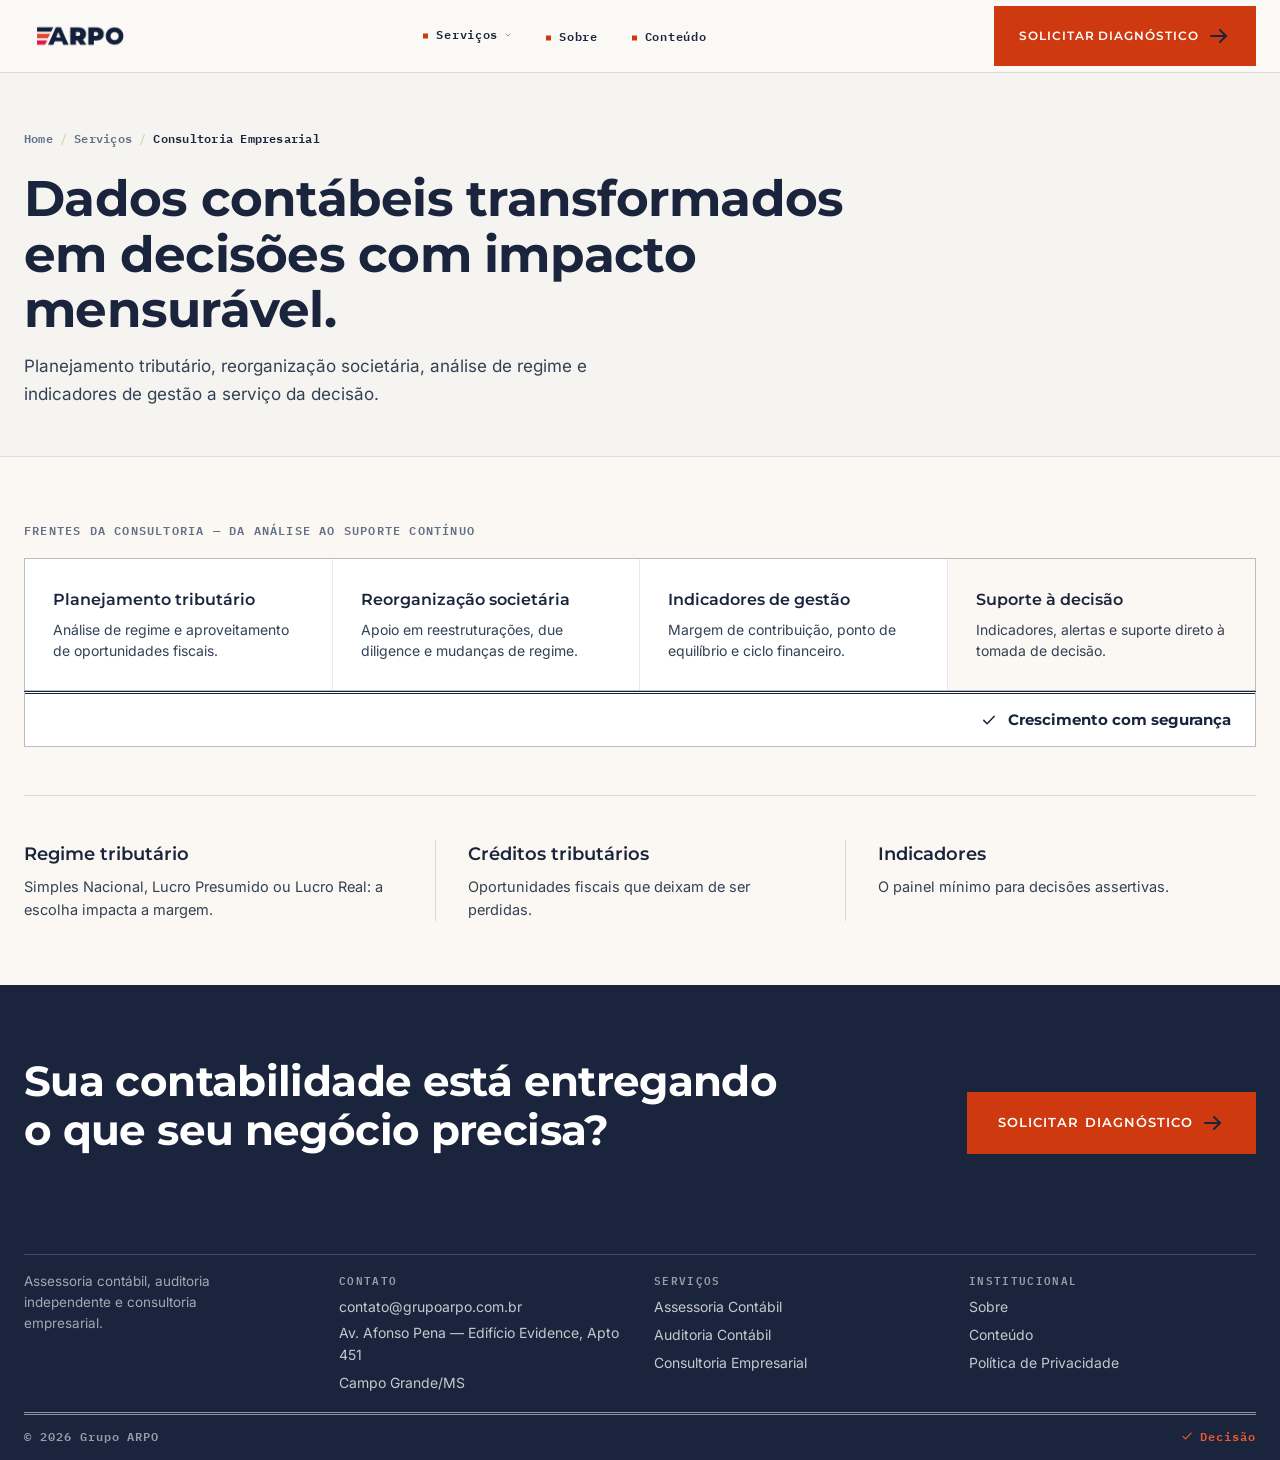
<file: consultoria-empresarial.html>
<!DOCTYPE html>
<html lang="pt-BR">
<head>
  <meta charset="utf-8">
  <meta name="viewport" content="width=device-width, initial-scale=1">
  <title>Consultoria Empresarial | Grupo ARPO</title>
  <meta name="description" content="Planejamento tributário, reorganização societária, análise de regime e indicadores de gestão a serviço da decisão.">
  <link rel="canonical" href="https://grupoarpo.com.br/consultoria-empresarial.html">
  <meta name="robots" content="index, follow">

  <meta property="og:type" content="website">
  <meta property="og:site_name" content="Grupo ARPO">
  <meta property="og:locale" content="pt_BR">
  <meta property="og:title" content="Consultoria Empresarial | Grupo ARPO">
  <meta property="og:description" content="Planejamento tributário, reorganização societária, análise de regime e indicadores de gestão a serviço da decisão.">
  <meta property="og:url" content="https://grupoarpo.com.br/consultoria-empresarial.html">
  <meta property="og:image" content="https://grupoarpo.com.br/assets/img/logoarpo.png">

  <meta name="twitter:card" content="summary">
  <meta name="twitter:title" content="Consultoria Empresarial | Grupo ARPO">
  <meta name="twitter:description" content="Planejamento tributário, reorganização societária, análise de regime e indicadores de gestão a serviço da decisão.">
  <meta name="twitter:image" content="https://grupoarpo.com.br/assets/img/logoarpo.png">

  <link rel="icon" type="image/svg+xml" href="./assets/img/favicon.svg">

  <link rel="stylesheet" href="./assets/css/fonts.css">

  <link rel="stylesheet" href="./assets/css/styles.css">

  <script type="application/ld+json">
  {
    "@context": "https://schema.org",
    "@type": "BreadcrumbList",
    "itemListElement": [
      { "@type": "ListItem", "position": 1, "name": "Home", "item": "https://grupoarpo.com.br/" },
      { "@type": "ListItem", "position": 2, "name": "Consultoria Empresarial", "item": "https://grupoarpo.com.br/consultoria-empresarial.html" }
    ]
  }
  </script>
</head>
<body>
  <svg aria-hidden="true" focusable="false" style="position:absolute;width:0;height:0;overflow:hidden">
    <symbol id="icon-ledger" viewBox="0 0 24 24" fill="none" stroke="currentColor" stroke-width="1.6" stroke-linecap="round" stroke-linejoin="round">
      <rect x="5" y="3" width="14" height="18" rx="1"/>
      <line x1="8" y1="8" x2="16" y2="8"/>
      <line x1="8" y1="12" x2="16" y2="12"/>
      <line x1="8" y1="16" x2="13" y2="16"/>
    </symbol>
    <symbol id="icon-audit" viewBox="0 0 24 24" fill="none" stroke="currentColor" stroke-width="1.6" stroke-linecap="round" stroke-linejoin="round">
      <path d="M6 3h9l3 3v15a1 1 0 0 1-1 1H6a1 1 0 0 1-1-1V4a1 1 0 0 1 1-1Z"/>
      <path d="M15 3v3h3"/>
      <path d="M8.5 14.3l2 2 4-4.5"/>
    </symbol>
    <symbol id="icon-compass" viewBox="0 0 24 24" fill="none" stroke="currentColor" stroke-width="1.6" stroke-linecap="round" stroke-linejoin="round">
      <circle cx="12" cy="12" r="9"/>
      <path d="M15 9l-2.2 5.3L9 16l2.2-5.3L15 9Z"/>
    </symbol>
    <symbol id="icon-check" viewBox="0 0 24 24" fill="none" stroke="currentColor" stroke-width="2" stroke-linecap="round" stroke-linejoin="round">
      <path d="M5 12.5l4.5 4.5L19 7"/>
    </symbol>
    <symbol id="icon-arrow" viewBox="0 0 24 24" fill="none" stroke="currentColor" stroke-width="2" stroke-linecap="round" stroke-linejoin="round">
      <line x1="4" y1="12" x2="19" y2="12"/>
      <polyline points="13 6 19 12 13 18"/>
    </symbol>
    <symbol id="icon-caret" viewBox="0 0 24 24" fill="none" stroke="currentColor" stroke-width="2" stroke-linecap="round" stroke-linejoin="round">
      <polyline points="6 9 12 15 18 9"/>
    </symbol>
  </svg>

  <a class="skip-link" href="#main">Pular para o conteúdo</a>

  <header class="site-header" data-header>
    <div class="edge header-inner">
      <a class="brand" href="index.html" aria-label="Grupo ARPO — página inicial">
        <img src="./assets/img/logoarpo.png" alt="Grupo ARPO" width="480" height="120">
      </a>

      <nav class="main-nav" aria-label="Menu principal">
        <ul>
          <li>
            <details class="nav-dropdown">
              <summary>Serviços <svg class="caret" aria-hidden="true"><use href="#icon-caret"></use></svg></summary>
              <ul class="nav-dropdown-panel">
                <li><a href="assessoria-contabil.html">Assessoria Contábil</a></li>
                <li><a href="auditoria-contabil.html">Auditoria Contábil</a></li>
                <li><a href="consultoria-empresarial.html">Consultoria Empresarial</a></li>
              </ul>
            </details>
          </li>
          <li><a href="sobre.html">Sobre</a></li>
          <li><a href="conteudo.html">Conteúdo</a></li>
        </ul>
      </nav>

      <div class="header-cta">
        <a href="contato.html" class="btn btn-primary"><span>Solicitar diagnóstico</span><svg class="icon btn-arrow" aria-hidden="true" width="14" height="14"><use href="#icon-arrow"></use></svg></a>
      </div>

      <button class="nav-toggle" type="button" aria-label="Abrir menu" aria-expanded="false" aria-controls="mobile-menu" data-nav-toggle>
        <span></span><span></span><span></span>
      </button>
    </div>

    <nav class="mobile-menu" id="mobile-menu" aria-label="Menu mobile" inert>
      <ul>
        <li>
          <details class="nav-dropdown">
            <summary>Serviços <svg class="caret" aria-hidden="true"><use href="#icon-caret"></use></svg></summary>
            <ul class="nav-dropdown-panel">
              <li><a href="assessoria-contabil.html">Assessoria Contábil</a></li>
              <li><a href="auditoria-contabil.html">Auditoria Contábil</a></li>
              <li><a href="consultoria-empresarial.html">Consultoria Empresarial</a></li>
            </ul>
          </details>
        </li>
        <li><a href="sobre.html">Sobre</a></li>
        <li><a href="conteudo.html">Conteúdo</a></li>
      </ul>
      <a href="contato.html" class="btn btn-primary"><span>Solicitar diagnóstico</span><svg class="icon btn-arrow" aria-hidden="true" width="14" height="14"><use href="#icon-arrow"></use></svg></a>
    </nav>
  </header>

  <main id="main">
    <section class="page-intro">
      <div class="edge">
        <nav class="breadcrumb" aria-label="Breadcrumb">
          <a href="index.html">Home</a><span class="sep">/</span>
          <span>Serviços</span><span class="sep">/</span>
          <span aria-current="page">Consultoria Empresarial</span>
        </nav>
        <h1 class="page-title">Dados contábeis transformados em decisões com impacto mensurável.</h1>
        <p class="page-lead">Planejamento tributário, reorganização societária, análise de regime e indicadores de gestão a serviço da decisão.</p>
      </div>
    </section>

    <section class="section">
      <div class="edge--wide">
        <p class="detail-label">Frentes da consultoria — da análise ao suporte contínuo</p>

        <div class="frente-grid">
          <div class="frente-item">
            <div class="name">Planejamento tributário</div>
            <div class="desc">Análise de regime e aproveitamento de oportunidades fiscais.</div>
          </div>
          <div class="frente-item">
            <div class="name">Reorganização societária</div>
            <div class="desc">Apoio em reestruturações, due diligence e mudanças de regime.</div>
          </div>
          <div class="frente-item">
            <div class="name">Indicadores de gestão</div>
            <div class="desc">Margem de contribuição, ponto de equilíbrio e ciclo financeiro.</div>
          </div>
          <div class="frente-item">
            <div class="name">Suporte à decisão</div>
            <div class="desc">Indicadores, alertas e suporte direto à tomada de decisão.</div>
          </div>
        </div>
        <div class="frente-close">
          <svg class="icon" aria-hidden="true"><use href="#icon-check"></use></svg>
          <strong>Crescimento com segurança</strong>
        </div>

        <div class="trail">
          <div class="trail-item"><div class="name">Planejamento tributário</div></div>
          <div class="trail-item"><div class="name">Reorganização societária</div></div>
          <div class="trail-item"><div class="name">Indicadores de gestão</div></div>
          <div class="trail-item is-final"><div class="name">Suporte à decisão</div></div>
        </div>

        <div class="regime-band">
          <div>
            <div class="name">Regime tributário</div>
            <div class="desc">Simples Nacional, Lucro Presumido ou Lucro Real: a escolha impacta a margem.</div>
          </div>
          <div>
            <div class="name">Créditos tributários</div>
            <div class="desc">Oportunidades fiscais que deixam de ser perdidas.</div>
          </div>
          <div>
            <div class="name">Indicadores</div>
            <div class="desc">O painel mínimo para decisões assertivas.</div>
          </div>
        </div>
      </div>
    </section>

    <section class="cta-diagnostic">
      <div class="edge cta-diagnostic-inner">
        <div>
          <h2 class="cta-diagnostic-title">Sua contabilidade está entregando o que seu negócio precisa?</h2>
        </div>
        <a href="contato.html" class="btn btn-primary"><span>Solicitar diagnóstico</span><svg class="icon btn-arrow" aria-hidden="true" width="14" height="14"><use href="#icon-arrow"></use></svg></a>
      </div>
    </section>
  </main>

  <footer class="site-footer">
    <div class="edge footer-grid">
      <div class="footer-about">
        <p>Assessoria contábil, auditoria independente e consultoria empresarial.</p>
      </div>
      <div class="footer-col">
        <p class="footer-col-title">Contato</p>
        <ul>
          <li><a href="mailto:contato@grupoarpo.com.br">contato@grupoarpo.com.br</a></li>
          <li><span>Av. Afonso Pena — Edifício Evidence, Apto 451</span></li>
          <li><span>Campo Grande/MS</span></li>
        </ul>
      </div>
      <div class="footer-col">
        <p class="footer-col-title">Serviços</p>
        <ul>
          <li><a href="assessoria-contabil.html">Assessoria Contábil</a></li>
          <li><a href="auditoria-contabil.html">Auditoria Contábil</a></li>
          <li><a href="consultoria-empresarial.html">Consultoria Empresarial</a></li>
        </ul>
      </div>
      <div class="footer-col">
        <p class="footer-col-title">Institucional</p>
        <ul>
          <li><a href="sobre.html">Sobre</a></li>
          <li><a href="conteudo.html">Conteúdo</a></li>
          <li><a href="politica-de-privacidade.html">Política de Privacidade</a></li>
        </ul>
      </div>
    </div>
    <div class="edge footer-bottom rule-double--light">
      <span>© <span id="year"></span> Grupo ARPO</span>
      <span class="decision"><svg class="icon icon--coral" aria-hidden="true"><use href="#icon-check"></use></svg> Decisão</span>
    </div>
  </footer>

  <a href="contato.html" class="mobile-cta-bar"><span>Solicitar diagnóstico</span><svg class="icon btn-arrow" aria-hidden="true" width="14" height="14"><use href="#icon-arrow"></use></svg></a>

  <script src="./assets/js/main.js"></script>
</body>
</html>
</file>
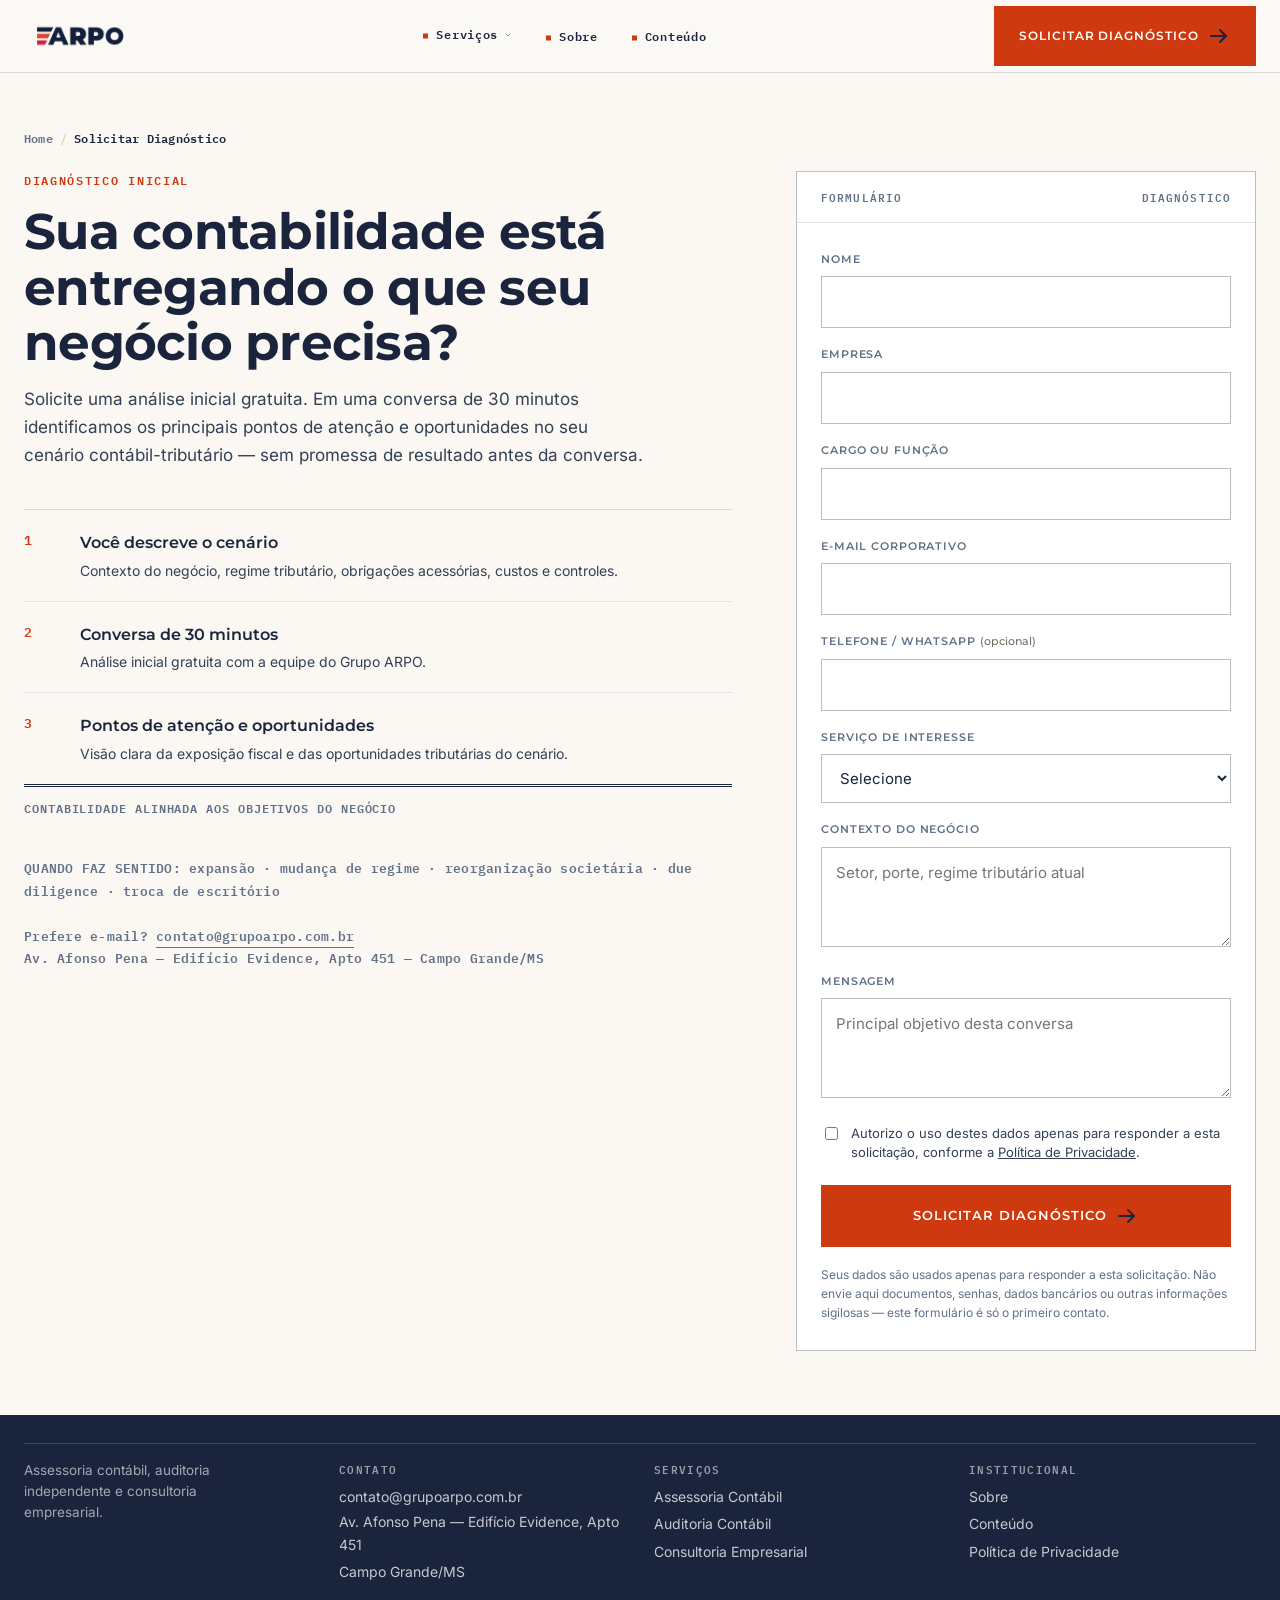
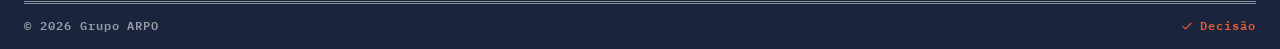
<file: contato.html>
<!DOCTYPE html>
<html lang="pt-BR">
<head>
  <meta charset="utf-8">
  <meta name="viewport" content="width=device-width, initial-scale=1">
  <title>Solicitar Diagnóstico | Grupo ARPO</title>
  <meta name="description" content="Solicite uma análise inicial gratuita. Em uma conversa de 30 minutos identificamos pontos de atenção e oportunidades no seu cenário contábil-tributário.">
  <link rel="canonical" href="https://grupoarpo.com.br/contato.html">
  <meta name="robots" content="index, follow">

  <meta property="og:type" content="website">
  <meta property="og:site_name" content="Grupo ARPO">
  <meta property="og:locale" content="pt_BR">
  <meta property="og:title" content="Solicitar Diagnóstico | Grupo ARPO">
  <meta property="og:description" content="Solicite uma análise inicial gratuita. Em uma conversa de 30 minutos identificamos pontos de atenção e oportunidades no seu cenário contábil-tributário.">
  <meta property="og:url" content="https://grupoarpo.com.br/contato.html">
  <meta property="og:image" content="https://grupoarpo.com.br/assets/img/logoarpo.png">

  <meta name="twitter:card" content="summary">
  <meta name="twitter:title" content="Solicitar Diagnóstico | Grupo ARPO">
  <meta name="twitter:description" content="Solicite uma análise inicial gratuita. Em uma conversa de 30 minutos identificamos pontos de atenção e oportunidades no seu cenário contábil-tributário.">
  <meta name="twitter:image" content="https://grupoarpo.com.br/assets/img/logoarpo.png">

  <link rel="icon" type="image/svg+xml" href="./assets/img/favicon.svg">

  <link rel="stylesheet" href="./assets/css/fonts.css">

  <link rel="stylesheet" href="./assets/css/styles.css">

  <script type="application/ld+json">
  {
    "@context": "https://schema.org",
    "@type": "BreadcrumbList",
    "itemListElement": [
      { "@type": "ListItem", "position": 1, "name": "Home", "item": "https://grupoarpo.com.br/" },
      { "@type": "ListItem", "position": 2, "name": "Solicitar Diagnóstico", "item": "https://grupoarpo.com.br/contato.html" }
    ]
  }
  </script>
</head>
<body>
  <svg aria-hidden="true" focusable="false" style="position:absolute;width:0;height:0;overflow:hidden">
    <symbol id="icon-check" viewBox="0 0 24 24" fill="none" stroke="currentColor" stroke-width="2" stroke-linecap="round" stroke-linejoin="round">
      <path d="M5 12.5l4.5 4.5L19 7"/>
    </symbol>
    <symbol id="icon-arrow" viewBox="0 0 24 24" fill="none" stroke="currentColor" stroke-width="2" stroke-linecap="round" stroke-linejoin="round">
      <line x1="4" y1="12" x2="19" y2="12"/>
      <polyline points="13 6 19 12 13 18"/>
    </symbol>
    <symbol id="icon-caret" viewBox="0 0 24 24" fill="none" stroke="currentColor" stroke-width="2" stroke-linecap="round" stroke-linejoin="round">
      <polyline points="6 9 12 15 18 9"/>
    </symbol>
  </svg>

  <a class="skip-link" href="#main">Pular para o conteúdo</a>

  <header class="site-header" data-header>
    <div class="edge header-inner">
      <a class="brand" href="index.html" aria-label="Grupo ARPO — página inicial">
        <img src="./assets/img/logoarpo.png" alt="Grupo ARPO" width="480" height="120">
      </a>

      <nav class="main-nav" aria-label="Menu principal">
        <ul>
          <li>
            <details class="nav-dropdown">
              <summary>Serviços <svg class="caret" aria-hidden="true"><use href="#icon-caret"></use></svg></summary>
              <ul class="nav-dropdown-panel">
                <li><a href="assessoria-contabil.html">Assessoria Contábil</a></li>
                <li><a href="auditoria-contabil.html">Auditoria Contábil</a></li>
                <li><a href="consultoria-empresarial.html">Consultoria Empresarial</a></li>
              </ul>
            </details>
          </li>
          <li><a href="sobre.html">Sobre</a></li>
          <li><a href="conteudo.html">Conteúdo</a></li>
        </ul>
      </nav>

      <div class="header-cta">
        <a href="contato.html" class="btn btn-primary" aria-current="page"><span>Solicitar diagnóstico</span><svg class="icon btn-arrow" aria-hidden="true" width="14" height="14"><use href="#icon-arrow"></use></svg></a>
      </div>

      <button class="nav-toggle" type="button" aria-label="Abrir menu" aria-expanded="false" aria-controls="mobile-menu" data-nav-toggle>
        <span></span><span></span><span></span>
      </button>
    </div>

    <nav class="mobile-menu" id="mobile-menu" aria-label="Menu mobile" inert>
      <ul>
        <li>
          <details class="nav-dropdown">
            <summary>Serviços <svg class="caret" aria-hidden="true"><use href="#icon-caret"></use></svg></summary>
            <ul class="nav-dropdown-panel">
              <li><a href="assessoria-contabil.html">Assessoria Contábil</a></li>
              <li><a href="auditoria-contabil.html">Auditoria Contábil</a></li>
              <li><a href="consultoria-empresarial.html">Consultoria Empresarial</a></li>
            </ul>
          </details>
        </li>
        <li><a href="sobre.html">Sobre</a></li>
        <li><a href="conteudo.html">Conteúdo</a></li>
      </ul>
      <a href="contato.html" class="btn btn-primary"><span>Solicitar diagnóstico</span><svg class="icon btn-arrow" aria-hidden="true" width="14" height="14"><use href="#icon-arrow"></use></svg></a>
    </nav>
  </header>

  <main id="main">
    <section class="section" style="padding-top: 56px;">
      <div class="edge">
        <nav class="breadcrumb" aria-label="Breadcrumb">
          <a href="index.html">Home</a><span class="sep">/</span>
          <span aria-current="page">Solicitar Diagnóstico</span>
        </nav>

        <div class="contact-layout">
          <div>
            <p class="hero-eyebrow">Diagnóstico inicial</p>
            <h1 class="page-title">Sua contabilidade está entregando o que seu negócio precisa?</h1>
            <p class="page-lead">Solicite uma análise inicial gratuita. Em uma conversa de 30 minutos identificamos os principais pontos de atenção e oportunidades no seu cenário contábil-tributário — sem promessa de resultado antes da conversa.</p>

            <div class="steps-list">
              <div class="step-row">
                <span class="num">1</span>
                <div>
                  <div class="name">Você descreve o cenário</div>
                  <div class="desc">Contexto do negócio, regime tributário, obrigações acessórias, custos e controles.</div>
                </div>
              </div>
              <div class="step-row">
                <span class="num">2</span>
                <div>
                  <div class="name">Conversa de 30 minutos</div>
                  <div class="desc">Análise inicial gratuita com a equipe do Grupo ARPO.</div>
                </div>
              </div>
              <div class="step-row" style="border-bottom: none;">
                <span class="num">3</span>
                <div>
                  <div class="name">Pontos de atenção e oportunidades</div>
                  <div class="desc">Visão clara da exposição fiscal e das oportunidades tributárias do cenário.</div>
                </div>
              </div>
            </div>
            <p class="steps-close">Contabilidade alinhada aos objetivos do negócio</p>

            <p class="contact-note">
              QUANDO FAZ SENTIDO: expansão · mudança de regime · reorganização societária · due diligence · troca de escritório<br><br>
              Prefere e-mail? <a href="mailto:contato@grupoarpo.com.br">contato@grupoarpo.com.br</a><br>
              Av. Afonso Pena — Edifício Evidence, Apto 451 — Campo Grande/MS
            </p>
          </div>

          <div class="form-panel">
            <div class="form-panel-head">
              <span>Formulário</span>
              <span>Diagnóstico</span>
            </div>
            <form class="form-body" id="diagnostic-form" action="enviar-diagnostico.php" method="post" novalidate>
              <input type="hidden" name="csrf_token" id="f-csrf-token" value="">
              <div class="field-honeypot" aria-hidden="true">
                <label for="f-website">Não preencher</label>
                <input type="text" id="f-website" name="website" tabindex="-1" autocomplete="off">
              </div>
              <div class="field">
                <label for="f-nome">Nome</label>
                <input type="text" id="f-nome" name="nome" autocomplete="name" required>
                <p class="field-error">Informe seu nome.</p>
              </div>
              <div class="field">
                <label for="f-empresa">Empresa</label>
                <input type="text" id="f-empresa" name="empresa" autocomplete="organization" required>
                <p class="field-error">Informe o nome da empresa.</p>
              </div>
              <div class="field">
                <label for="f-cargo">Cargo ou função</label>
                <input type="text" id="f-cargo" name="cargo" autocomplete="organization-title">
              </div>
              <div class="field">
                <label for="f-email">E-mail corporativo</label>
                <input type="email" id="f-email" name="email" autocomplete="email" required>
                <p class="field-error">Informe um e-mail válido.</p>
              </div>
              <div class="field">
                <label for="f-telefone">Telefone / WhatsApp <span class="optional">(opcional)</span></label>
                <input type="tel" id="f-telefone" name="telefone" autocomplete="tel">
              </div>
              <div class="field">
                <label for="f-servico">Serviço de interesse</label>
                <select id="f-servico" name="servico" required>
                  <option value="">Selecione</option>
                  <option value="assessoria">Assessoria Contábil</option>
                  <option value="auditoria">Auditoria Contábil</option>
                  <option value="consultoria">Consultoria Empresarial</option>
                  <option value="nao-sei">Ainda não sei</option>
                </select>
                <p class="field-error">Selecione uma opção.</p>
              </div>
              <div class="field">
                <label for="f-contexto">Contexto do negócio</label>
                <textarea id="f-contexto" name="contexto" placeholder="Setor, porte, regime tributário atual"></textarea>
              </div>
              <div class="field">
                <label for="f-mensagem">Mensagem</label>
                <textarea id="f-mensagem" name="mensagem" placeholder="Principal objetivo desta conversa" required></textarea>
                <p class="field-error">Conte brevemente o que você precisa.</p>
              </div>
              <div class="field-consent">
                <input type="checkbox" id="f-consentimento" name="consentimento" required>
                <label for="f-consentimento" style="display: inline; text-transform: none; font-weight: 400; font-family: var(--font-body); letter-spacing: normal; color: inherit;">Autorizo o uso destes dados apenas para responder a esta solicitação, conforme a <a href="politica-de-privacidade.html">Política de Privacidade</a>.</label>
              </div>

              <div class="form-status" role="status" aria-live="polite"></div>

              <button type="submit" class="btn btn-primary" style="width: 100%; margin-top: 4px;"><span>Solicitar diagnóstico</span><svg class="icon btn-arrow" aria-hidden="true" width="14" height="14"><use href="#icon-arrow"></use></svg></button>
              <p class="form-note">Seus dados são usados apenas para responder a esta solicitação. Não envie aqui documentos, senhas, dados bancários ou outras informações sigilosas — este formulário é só o primeiro contato.</p>
            </form>
          </div>
        </div>
      </div>
    </section>
  </main>

  <footer class="site-footer">
    <div class="edge footer-grid">
      <div class="footer-about">
        <p>Assessoria contábil, auditoria independente e consultoria empresarial.</p>
      </div>
      <div class="footer-col">
        <p class="footer-col-title">Contato</p>
        <ul>
          <li><a href="mailto:contato@grupoarpo.com.br">contato@grupoarpo.com.br</a></li>
          <li><span>Av. Afonso Pena — Edifício Evidence, Apto 451</span></li>
          <li><span>Campo Grande/MS</span></li>
        </ul>
      </div>
      <div class="footer-col">
        <p class="footer-col-title">Serviços</p>
        <ul>
          <li><a href="assessoria-contabil.html">Assessoria Contábil</a></li>
          <li><a href="auditoria-contabil.html">Auditoria Contábil</a></li>
          <li><a href="consultoria-empresarial.html">Consultoria Empresarial</a></li>
        </ul>
      </div>
      <div class="footer-col">
        <p class="footer-col-title">Institucional</p>
        <ul>
          <li><a href="sobre.html">Sobre</a></li>
          <li><a href="conteudo.html">Conteúdo</a></li>
          <li><a href="politica-de-privacidade.html">Política de Privacidade</a></li>
        </ul>
      </div>
    </div>
    <div class="edge footer-bottom rule-double--light">
      <span>© <span id="year"></span> Grupo ARPO</span>
      <span class="decision"><svg class="icon icon--coral" aria-hidden="true"><use href="#icon-check"></use></svg> Decisão</span>
    </div>
  </footer>

  <script src="./assets/js/main.js"></script>
</body>
</html>
</file>
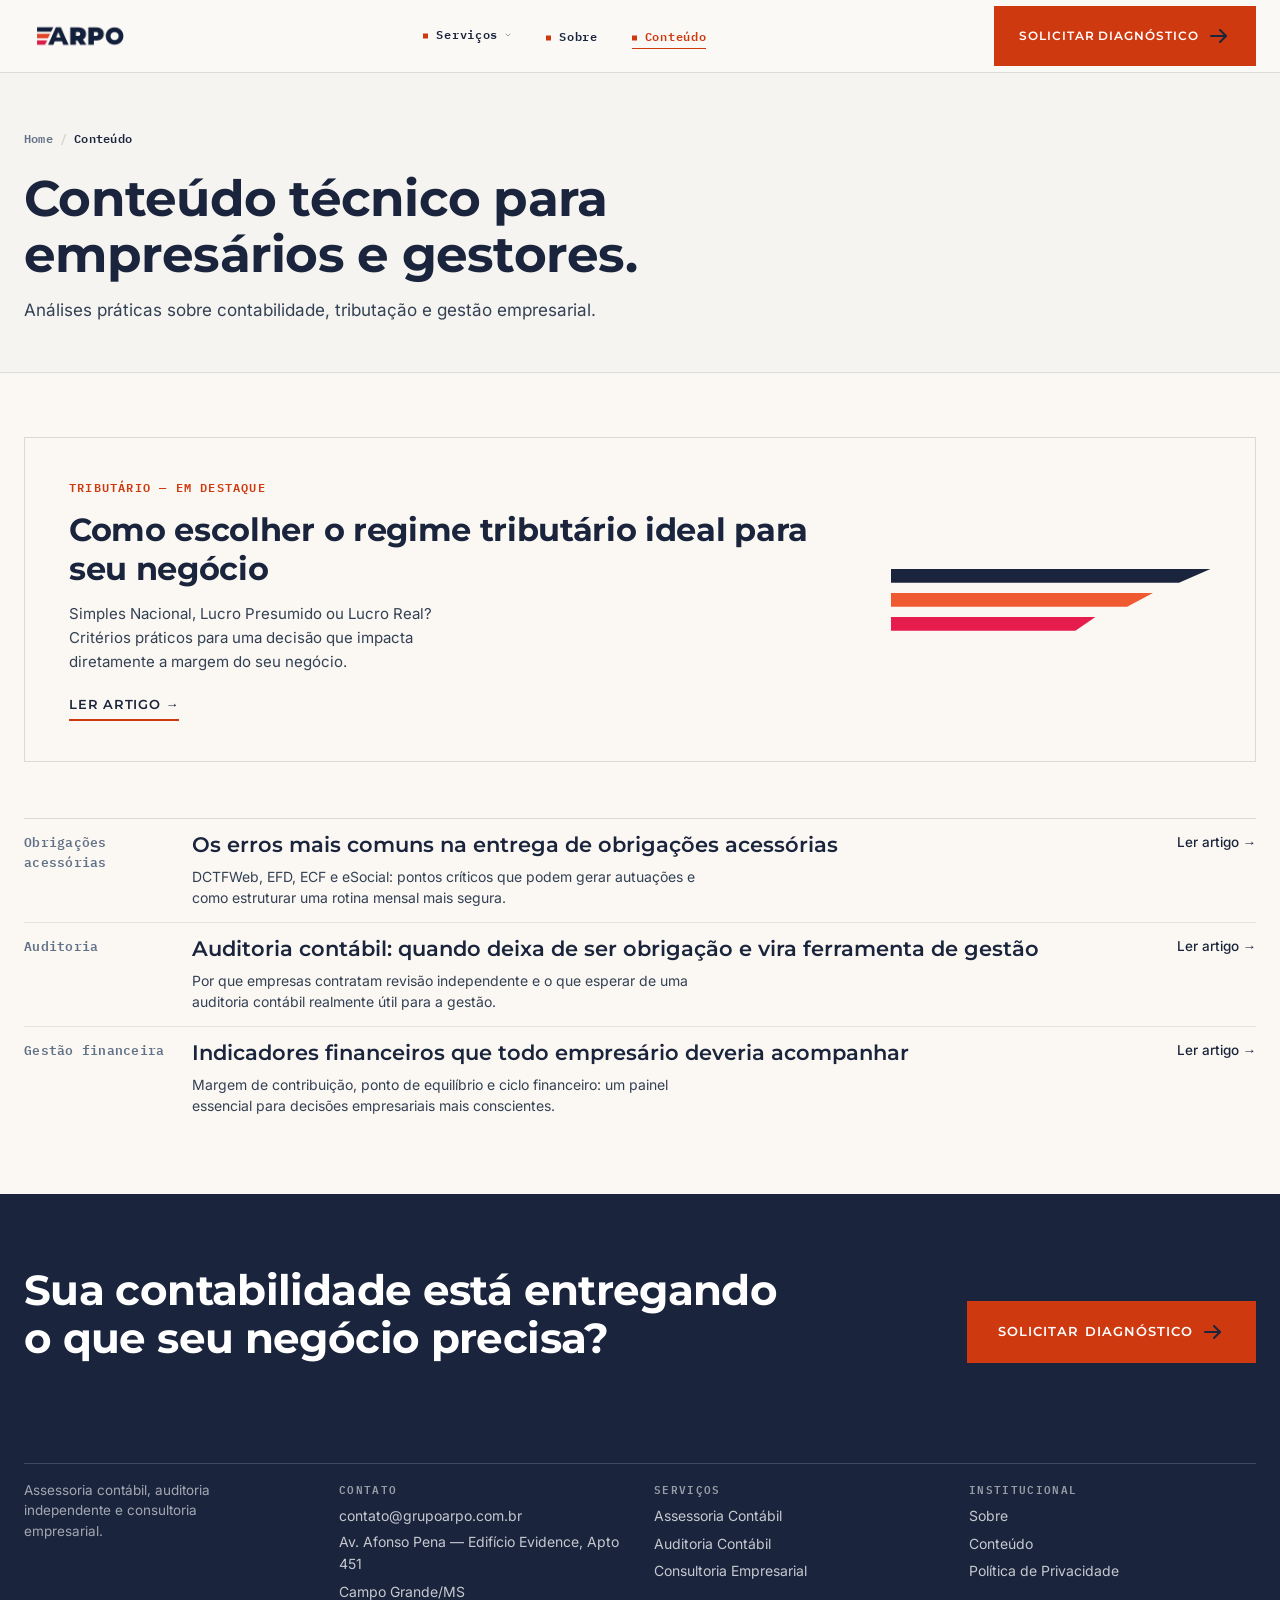
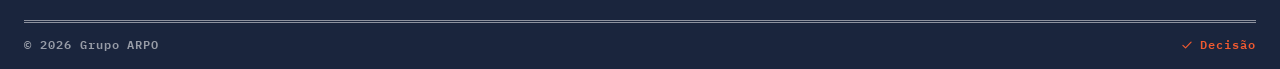
<file: conteudo.html>
<!DOCTYPE html>
<html lang="pt-BR">
<head>
  <meta charset="utf-8">
  <meta name="viewport" content="width=device-width, initial-scale=1">
  <title>Conteúdo | Grupo ARPO</title>
  <meta name="description" content="Conteúdo técnico para empresários e gestores: análises práticas sobre contabilidade, tributação e gestão empresarial.">
  <link rel="canonical" href="https://grupoarpo.com.br/conteudo.html">
  <meta name="robots" content="index, follow">

  <meta property="og:type" content="website">
  <meta property="og:site_name" content="Grupo ARPO">
  <meta property="og:locale" content="pt_BR">
  <meta property="og:title" content="Conteúdo | Grupo ARPO">
  <meta property="og:description" content="Conteúdo técnico para empresários e gestores: análises práticas sobre contabilidade, tributação e gestão empresarial.">
  <meta property="og:url" content="https://grupoarpo.com.br/conteudo.html">
  <meta property="og:image" content="https://grupoarpo.com.br/assets/img/logoarpo.png">

  <meta name="twitter:card" content="summary">
  <meta name="twitter:title" content="Conteúdo | Grupo ARPO">
  <meta name="twitter:description" content="Conteúdo técnico para empresários e gestores: análises práticas sobre contabilidade, tributação e gestão empresarial.">
  <meta name="twitter:image" content="https://grupoarpo.com.br/assets/img/logoarpo.png">

  <link rel="icon" type="image/svg+xml" href="./assets/img/favicon.svg">

  <link rel="stylesheet" href="./assets/css/fonts.css">

  <link rel="stylesheet" href="./assets/css/styles.css">

  <script type="application/ld+json">
  {
    "@context": "https://schema.org",
    "@type": "BreadcrumbList",
    "itemListElement": [
      { "@type": "ListItem", "position": 1, "name": "Home", "item": "https://grupoarpo.com.br/" },
      { "@type": "ListItem", "position": 2, "name": "Conteúdo", "item": "https://grupoarpo.com.br/conteudo.html" }
    ]
  }
  </script>
</head>
<body>
  <svg aria-hidden="true" focusable="false" style="position:absolute;width:0;height:0;overflow:hidden">
    <symbol id="icon-check" viewBox="0 0 24 24" fill="none" stroke="currentColor" stroke-width="2" stroke-linecap="round" stroke-linejoin="round">
      <path d="M5 12.5l4.5 4.5L19 7"/>
    </symbol>
    <symbol id="icon-arrow" viewBox="0 0 24 24" fill="none" stroke="currentColor" stroke-width="2" stroke-linecap="round" stroke-linejoin="round">
      <line x1="4" y1="12" x2="19" y2="12"/>
      <polyline points="13 6 19 12 13 18"/>
    </symbol>
    <symbol id="icon-caret" viewBox="0 0 24 24" fill="none" stroke="currentColor" stroke-width="2" stroke-linecap="round" stroke-linejoin="round">
      <polyline points="6 9 12 15 18 9"/>
    </symbol>
  </svg>

  <a class="skip-link" href="#main">Pular para o conteúdo</a>

  <header class="site-header" data-header>
    <div class="edge header-inner">
      <a class="brand" href="index.html" aria-label="Grupo ARPO — página inicial">
        <img src="./assets/img/logoarpo.png" alt="Grupo ARPO" width="480" height="120">
      </a>

      <nav class="main-nav" aria-label="Menu principal">
        <ul>
          <li>
            <details class="nav-dropdown">
              <summary>Serviços <svg class="caret" aria-hidden="true"><use href="#icon-caret"></use></svg></summary>
              <ul class="nav-dropdown-panel">
                <li><a href="assessoria-contabil.html">Assessoria Contábil</a></li>
                <li><a href="auditoria-contabil.html">Auditoria Contábil</a></li>
                <li><a href="consultoria-empresarial.html">Consultoria Empresarial</a></li>
              </ul>
            </details>
          </li>
          <li><a href="sobre.html">Sobre</a></li>
          <li><a href="conteudo.html">Conteúdo</a></li>
        </ul>
      </nav>

      <div class="header-cta">
        <a href="contato.html" class="btn btn-primary"><span>Solicitar diagnóstico</span><svg class="icon btn-arrow" aria-hidden="true" width="14" height="14"><use href="#icon-arrow"></use></svg></a>
      </div>

      <button class="nav-toggle" type="button" aria-label="Abrir menu" aria-expanded="false" aria-controls="mobile-menu" data-nav-toggle>
        <span></span><span></span><span></span>
      </button>
    </div>

    <nav class="mobile-menu" id="mobile-menu" aria-label="Menu mobile" inert>
      <ul>
        <li>
          <details class="nav-dropdown">
            <summary>Serviços <svg class="caret" aria-hidden="true"><use href="#icon-caret"></use></svg></summary>
            <ul class="nav-dropdown-panel">
              <li><a href="assessoria-contabil.html">Assessoria Contábil</a></li>
              <li><a href="auditoria-contabil.html">Auditoria Contábil</a></li>
              <li><a href="consultoria-empresarial.html">Consultoria Empresarial</a></li>
            </ul>
          </details>
        </li>
        <li><a href="sobre.html">Sobre</a></li>
        <li><a href="conteudo.html">Conteúdo</a></li>
      </ul>
      <a href="contato.html" class="btn btn-primary"><span>Solicitar diagnóstico</span><svg class="icon btn-arrow" aria-hidden="true" width="14" height="14"><use href="#icon-arrow"></use></svg></a>
    </nav>
  </header>

  <main id="main">
    <section class="page-intro">
      <div class="edge">
        <nav class="breadcrumb" aria-label="Breadcrumb">
          <a href="index.html">Home</a><span class="sep">/</span>
          <span aria-current="page">Conteúdo</span>
        </nav>
        <h1 class="page-title">Conteúdo técnico para empresários e gestores.</h1>
        <p class="page-lead">Análises práticas sobre contabilidade, tributação e gestão empresarial.</p>
      </div>
    </section>

    <section class="section">
      <div class="edge">
        <a class="content-featured" href="artigo-regime-tributario.html">
          <div>
            <p class="content-featured-tag">Tributário — em destaque</p>
            <p class="title">Como escolher o regime tributário ideal para seu negócio</p>
            <p class="desc">Simples Nacional, Lucro Presumido ou Lucro Real? Critérios práticos para uma decisão que impacta diretamente a margem do seu negócio.</p>
            <span class="link">Ler artigo <span aria-hidden="true">→</span></span>
          </div>
          <div class="content-featured-visual" aria-hidden="true">
            <span class="bar" style="background: var(--navy);"></span>
            <span class="bar" style="background: var(--coral); width: 82%;"></span>
            <span class="bar" style="background: var(--red); width: 64%;"></span>
          </div>
        </a>

        <div class="content-list" style="margin-top: 56px;">
          <a class="content-row" href="artigo-obrigacoes-acessorias.html">
            <span class="code">Obrigações acessórias</span>
            <div>
              <span class="title">Os erros mais comuns na entrega de obrigações acessórias</span>
              <p class="desc">DCTFWeb, EFD, ECF e eSocial: pontos críticos que podem gerar autuações e como estruturar uma rotina mensal mais segura.</p>
            </div>
            <span class="link">Ler artigo <span aria-hidden="true">→</span></span>
          </a>
          <a class="content-row" href="artigo-auditoria-contabil.html">
            <span class="code">Auditoria</span>
            <div>
              <span class="title">Auditoria contábil: quando deixa de ser obrigação e vira ferramenta de gestão</span>
              <p class="desc">Por que empresas contratam revisão independente e o que esperar de uma auditoria contábil realmente útil para a gestão.</p>
            </div>
            <span class="link">Ler artigo <span aria-hidden="true">→</span></span>
          </a>
          <a class="content-row" href="artigo-indicadores-financeiros.html">
            <span class="code">Gestão financeira</span>
            <div>
              <span class="title">Indicadores financeiros que todo empresário deveria acompanhar</span>
              <p class="desc">Margem de contribuição, ponto de equilíbrio e ciclo financeiro: um painel essencial para decisões empresariais mais conscientes.</p>
            </div>
            <span class="link">Ler artigo <span aria-hidden="true">→</span></span>
          </a>
        </div>
      </div>
    </section>

    <section class="cta-diagnostic">
      <div class="edge cta-diagnostic-inner">
        <div>
          <h2 class="cta-diagnostic-title">Sua contabilidade está entregando o que seu negócio precisa?</h2>
        </div>
        <a href="contato.html" class="btn btn-primary"><span>Solicitar diagnóstico</span><svg class="icon btn-arrow" aria-hidden="true" width="14" height="14"><use href="#icon-arrow"></use></svg></a>
      </div>
    </section>
  </main>

  <footer class="site-footer">
    <div class="edge footer-grid">
      <div class="footer-about">
        <p>Assessoria contábil, auditoria independente e consultoria empresarial.</p>
      </div>
      <div class="footer-col">
        <p class="footer-col-title">Contato</p>
        <ul>
          <li><a href="mailto:contato@grupoarpo.com.br">contato@grupoarpo.com.br</a></li>
          <li><span>Av. Afonso Pena — Edifício Evidence, Apto 451</span></li>
          <li><span>Campo Grande/MS</span></li>
        </ul>
      </div>
      <div class="footer-col">
        <p class="footer-col-title">Serviços</p>
        <ul>
          <li><a href="assessoria-contabil.html">Assessoria Contábil</a></li>
          <li><a href="auditoria-contabil.html">Auditoria Contábil</a></li>
          <li><a href="consultoria-empresarial.html">Consultoria Empresarial</a></li>
        </ul>
      </div>
      <div class="footer-col">
        <p class="footer-col-title">Institucional</p>
        <ul>
          <li><a href="sobre.html">Sobre</a></li>
          <li><a href="conteudo.html">Conteúdo</a></li>
          <li><a href="politica-de-privacidade.html">Política de Privacidade</a></li>
        </ul>
      </div>
    </div>
    <div class="edge footer-bottom rule-double--light">
      <span>© <span id="year"></span> Grupo ARPO</span>
      <span class="decision"><svg class="icon icon--coral" aria-hidden="true"><use href="#icon-check"></use></svg> Decisão</span>
    </div>
  </footer>

  <a href="contato.html" class="mobile-cta-bar"><span>Solicitar diagnóstico</span><svg class="icon btn-arrow" aria-hidden="true" width="14" height="14"><use href="#icon-arrow"></use></svg></a>

  <script src="./assets/js/main.js"></script>
</body>
</html>
</file>
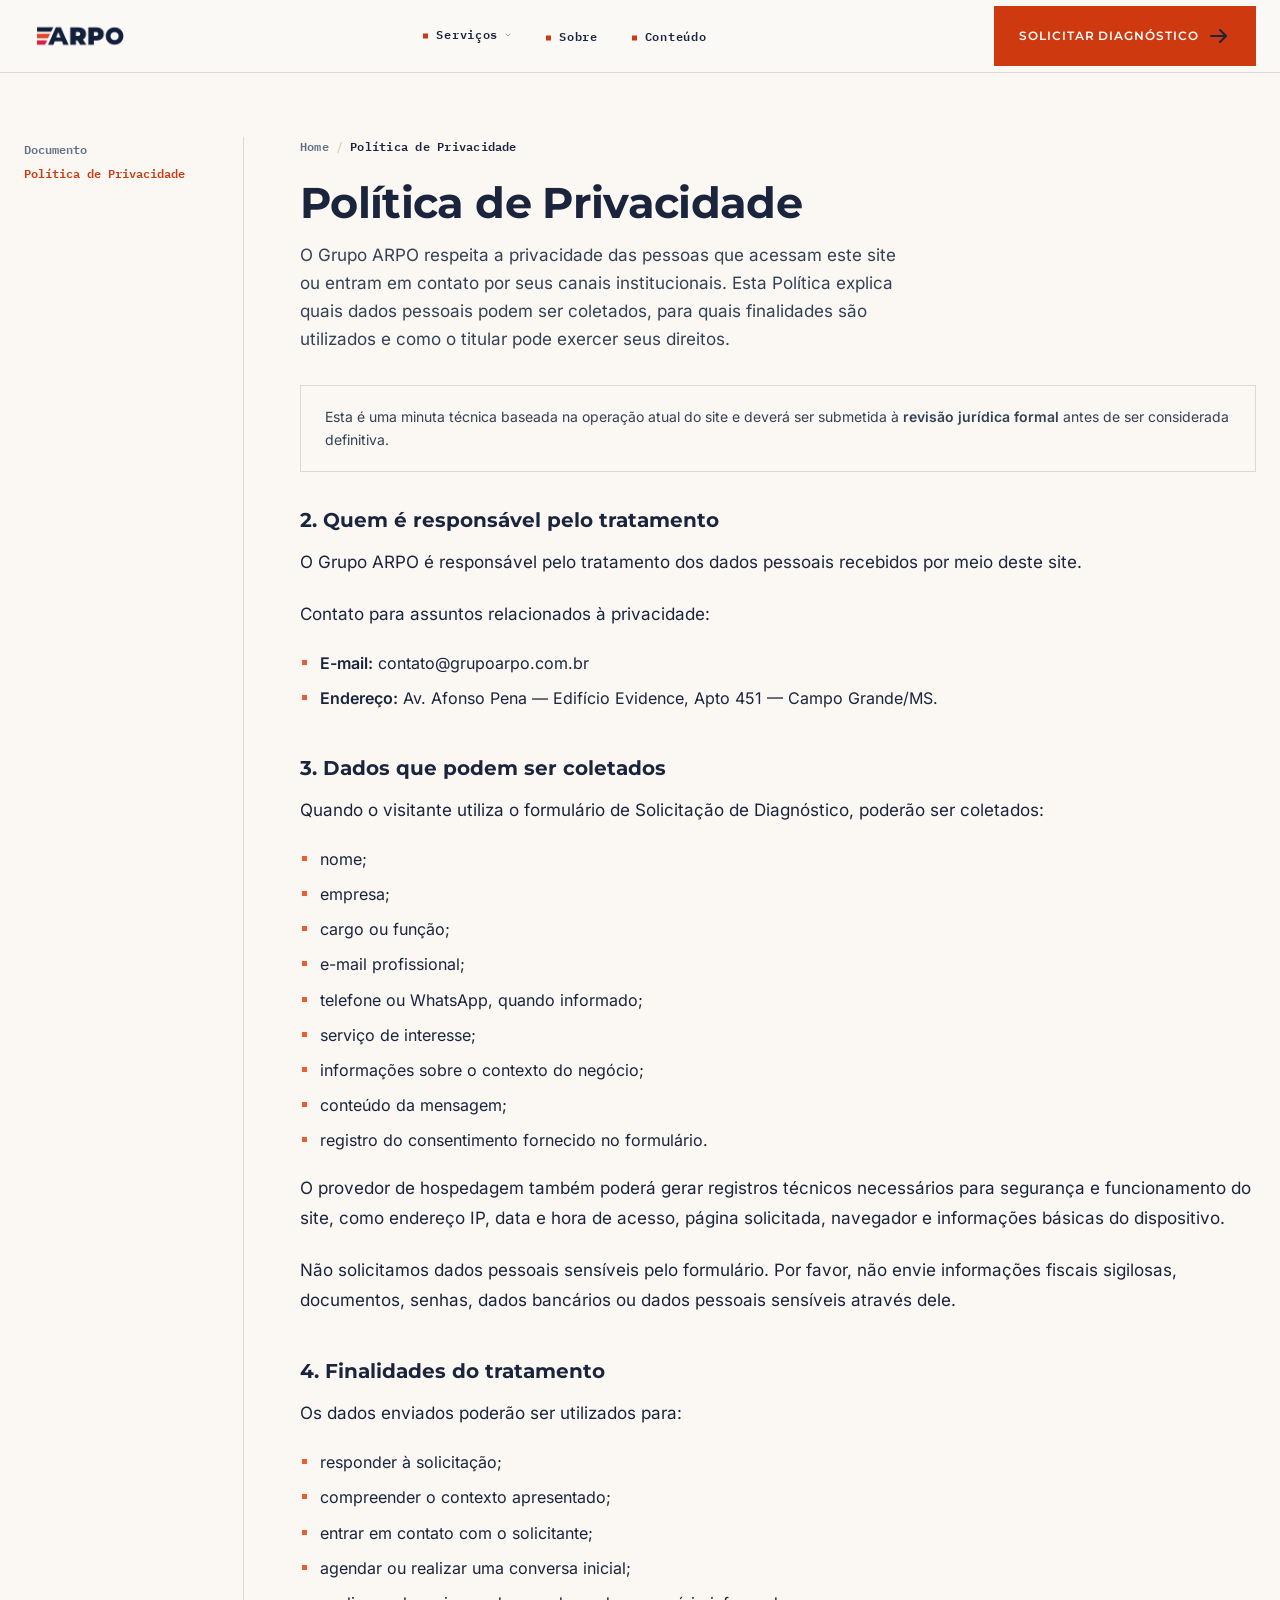
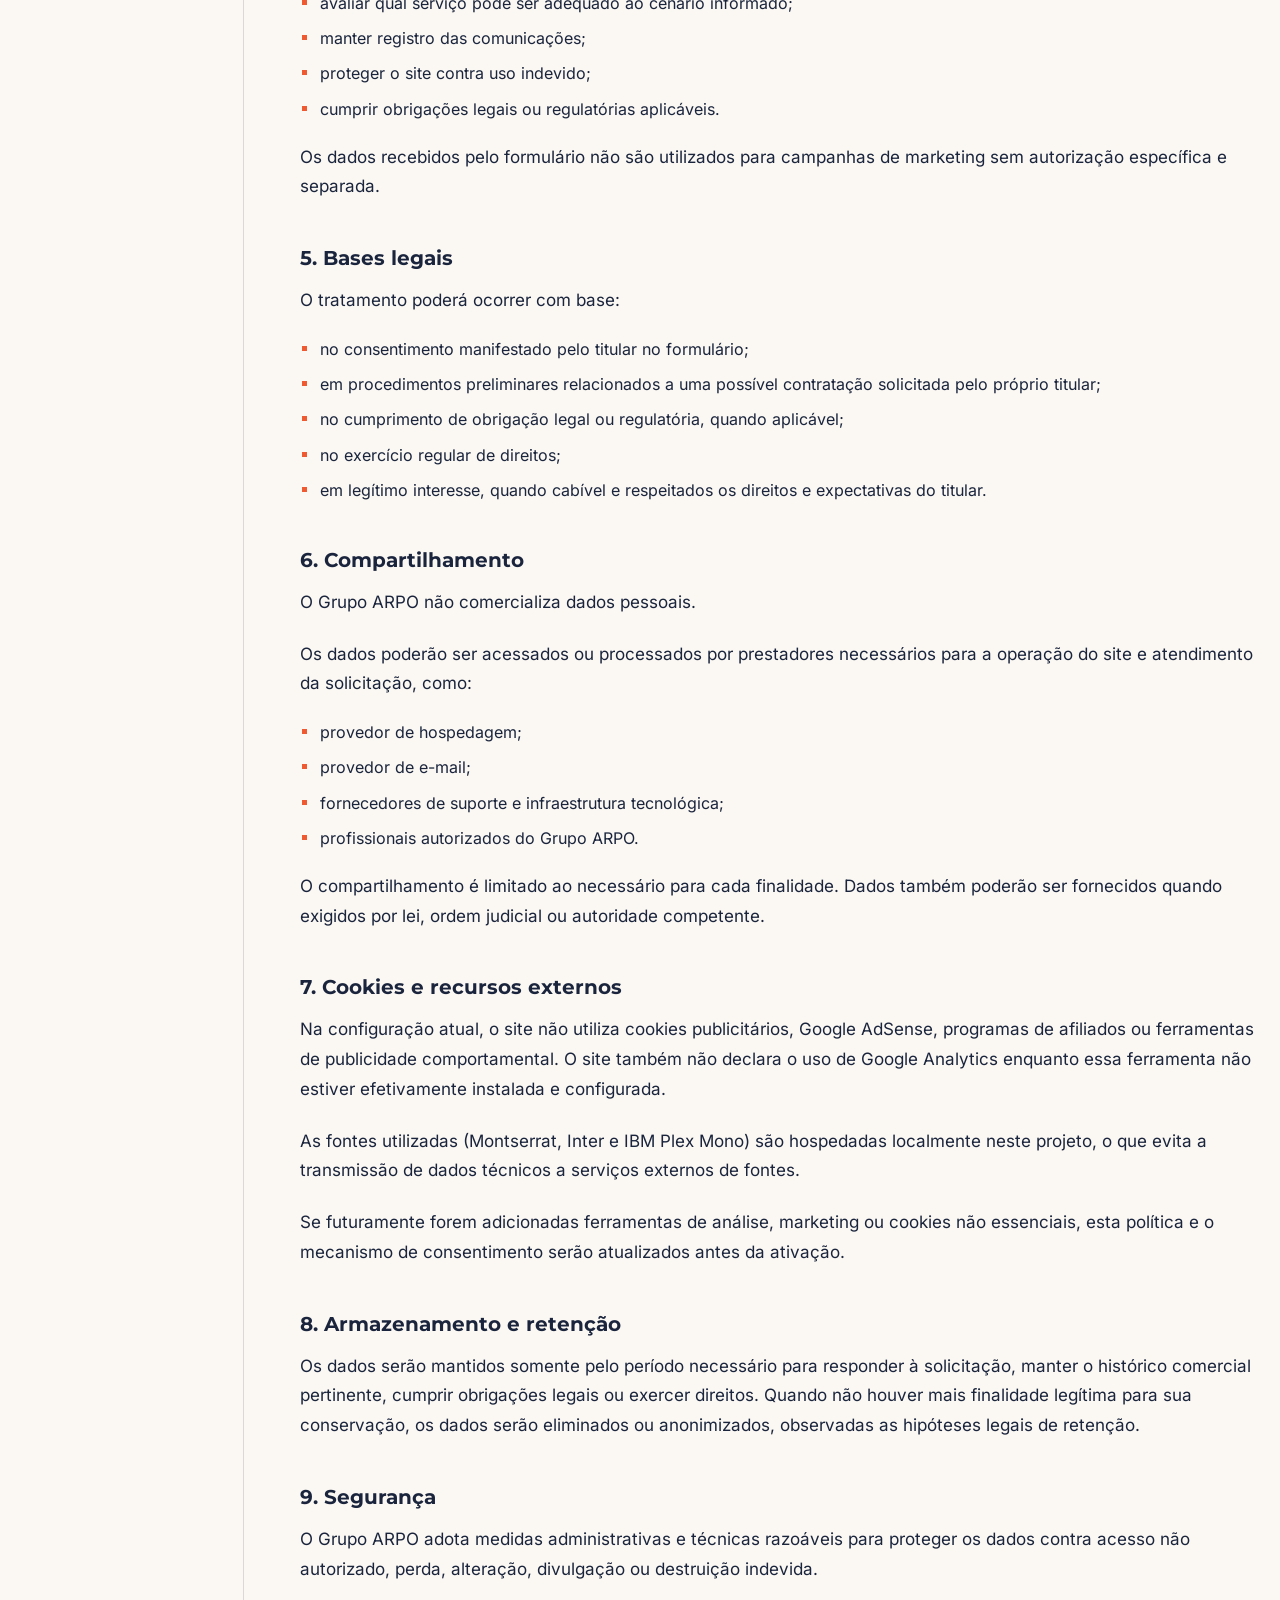
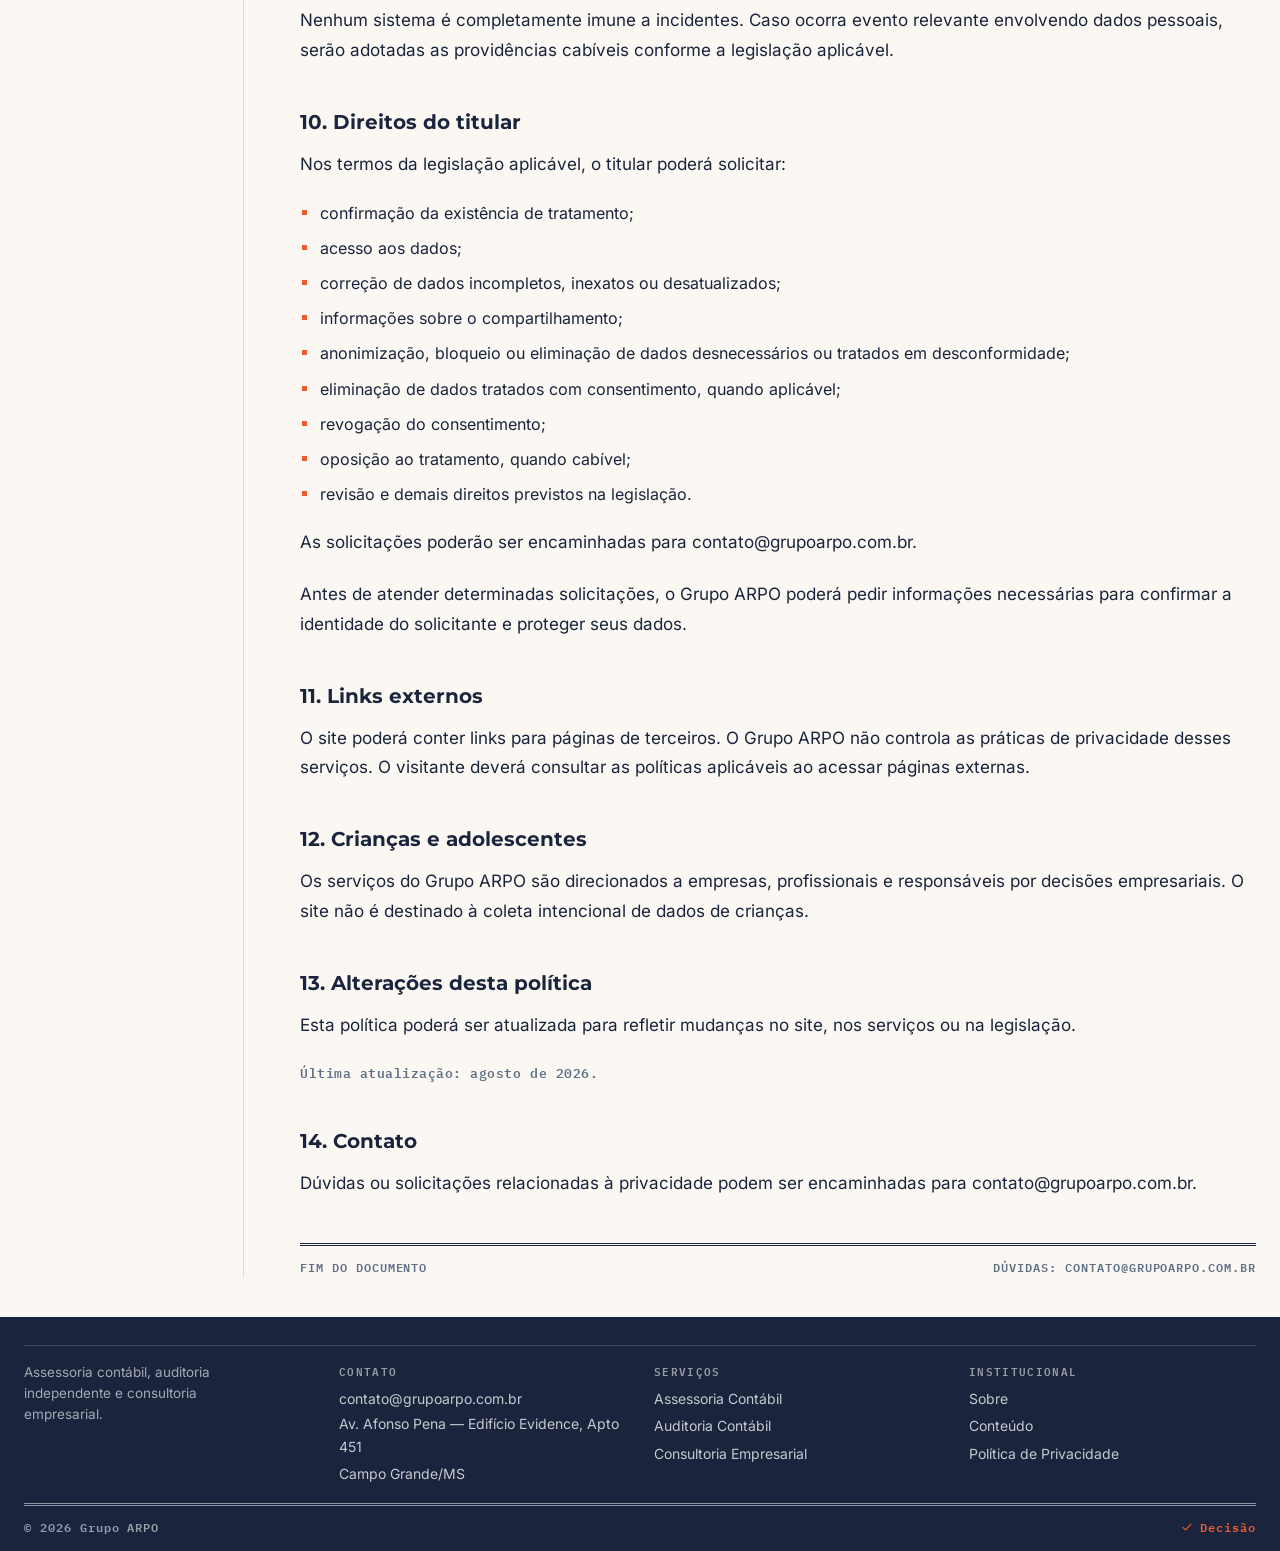
<file: politica-de-privacidade.html>
<!DOCTYPE html>
<html lang="pt-BR">
<head>
  <meta charset="utf-8">
  <meta name="viewport" content="width=device-width, initial-scale=1">
  <title>Política de Privacidade | Grupo ARPO</title>
  <meta name="description" content="Como o Grupo ARPO coleta, usa e protege os dados enviados pelo site.">
  <link rel="canonical" href="https://grupoarpo.com.br/politica-de-privacidade.html">
  <meta name="robots" content="index, follow">

  <meta property="og:type" content="website">
  <meta property="og:site_name" content="Grupo ARPO">
  <meta property="og:locale" content="pt_BR">
  <meta property="og:title" content="Política de Privacidade | Grupo ARPO">
  <meta property="og:description" content="Como o Grupo ARPO coleta, usa e protege os dados enviados pelo site.">
  <meta property="og:url" content="https://grupoarpo.com.br/politica-de-privacidade.html">
  <meta property="og:image" content="https://grupoarpo.com.br/assets/img/logoarpo.png">

  <meta name="twitter:card" content="summary">
  <meta name="twitter:title" content="Política de Privacidade | Grupo ARPO">
  <meta name="twitter:description" content="Como o Grupo ARPO coleta, usa e protege os dados enviados pelo site.">
  <meta name="twitter:image" content="https://grupoarpo.com.br/assets/img/logoarpo.png">

  <link rel="icon" type="image/svg+xml" href="./assets/img/favicon.svg">

  <link rel="stylesheet" href="./assets/css/fonts.css">

  <link rel="stylesheet" href="./assets/css/styles.css">

  <script type="application/ld+json">
  {
    "@context": "https://schema.org",
    "@type": "BreadcrumbList",
    "itemListElement": [
      { "@type": "ListItem", "position": 1, "name": "Home", "item": "https://grupoarpo.com.br/" },
      { "@type": "ListItem", "position": 2, "name": "Política de Privacidade", "item": "https://grupoarpo.com.br/politica-de-privacidade.html" }
    ]
  }
  </script>
</head>
<body>
  <svg aria-hidden="true" focusable="false" style="position:absolute;width:0;height:0;overflow:hidden">
    <symbol id="icon-check" viewBox="0 0 24 24" fill="none" stroke="currentColor" stroke-width="2" stroke-linecap="round" stroke-linejoin="round">
      <path d="M5 12.5l4.5 4.5L19 7"/>
    </symbol>
    <symbol id="icon-arrow" viewBox="0 0 24 24" fill="none" stroke="currentColor" stroke-width="2" stroke-linecap="round" stroke-linejoin="round">
      <line x1="4" y1="12" x2="19" y2="12"/>
      <polyline points="13 6 19 12 13 18"/>
    </symbol>
    <symbol id="icon-caret" viewBox="0 0 24 24" fill="none" stroke="currentColor" stroke-width="2" stroke-linecap="round" stroke-linejoin="round">
      <polyline points="6 9 12 15 18 9"/>
    </symbol>
  </svg>

  <a class="skip-link" href="#main">Pular para o conteúdo</a>

  <header class="site-header" data-header>
    <div class="edge header-inner">
      <a class="brand" href="index.html" aria-label="Grupo ARPO — página inicial">
        <img src="./assets/img/logoarpo.png" alt="Grupo ARPO" width="480" height="120">
      </a>

      <nav class="main-nav" aria-label="Menu principal">
        <ul>
          <li>
            <details class="nav-dropdown">
              <summary>Serviços <svg class="caret" aria-hidden="true"><use href="#icon-caret"></use></svg></summary>
              <ul class="nav-dropdown-panel">
                <li><a href="assessoria-contabil.html">Assessoria Contábil</a></li>
                <li><a href="auditoria-contabil.html">Auditoria Contábil</a></li>
                <li><a href="consultoria-empresarial.html">Consultoria Empresarial</a></li>
              </ul>
            </details>
          </li>
          <li><a href="sobre.html">Sobre</a></li>
          <li><a href="conteudo.html">Conteúdo</a></li>
        </ul>
      </nav>

      <div class="header-cta">
        <a href="contato.html" class="btn btn-primary"><span>Solicitar diagnóstico</span><svg class="icon btn-arrow" aria-hidden="true" width="14" height="14"><use href="#icon-arrow"></use></svg></a>
      </div>

      <button class="nav-toggle" type="button" aria-label="Abrir menu" aria-expanded="false" aria-controls="mobile-menu" data-nav-toggle>
        <span></span><span></span><span></span>
      </button>
    </div>

    <nav class="mobile-menu" id="mobile-menu" aria-label="Menu mobile" inert>
      <ul>
        <li>
          <details class="nav-dropdown">
            <summary>Serviços <svg class="caret" aria-hidden="true"><use href="#icon-caret"></use></svg></summary>
            <ul class="nav-dropdown-panel">
              <li><a href="assessoria-contabil.html">Assessoria Contábil</a></li>
              <li><a href="auditoria-contabil.html">Auditoria Contábil</a></li>
              <li><a href="consultoria-empresarial.html">Consultoria Empresarial</a></li>
            </ul>
          </details>
        </li>
        <li><a href="sobre.html">Sobre</a></li>
        <li><a href="conteudo.html">Conteúdo</a></li>
      </ul>
      <a href="contato.html" class="btn btn-primary"><span>Solicitar diagnóstico</span><svg class="icon btn-arrow" aria-hidden="true" width="14" height="14"><use href="#icon-arrow"></use></svg></a>
    </nav>
  </header>

  <main id="main">
    <section class="section" style="padding-bottom: 40px;">
      <div class="edge article-layout">
        <aside class="article-meta">
          <div>Documento</div>
          <div class="tag">Política de Privacidade</div>
        </aside>
        <div>
          <nav class="breadcrumb" aria-label="Breadcrumb">
            <a href="index.html">Home</a><span class="sep">/</span>
            <span aria-current="page">Política de Privacidade</span>
          </nav>
          <h1 class="page-title" style="font-size: clamp(1.8rem, 1.4rem + 1.6vw, 2.75rem);">Política de Privacidade</h1>
          <p class="page-lead">O Grupo ARPO respeita a privacidade das pessoas que acessam este site ou entram em contato por seus canais institucionais. Esta Política explica quais dados pessoais podem ser coletados, para quais finalidades são utilizados e como o titular pode exercer seus direitos.</p>

          <div class="article-pending-notice" style="margin-top: 32px;">
            Esta é uma minuta técnica baseada na operação atual do site e deverá ser submetida à <strong>revisão jurídica formal</strong> antes de ser considerada definitiva.
          </div>

          <div class="article-body" style="margin-top: 32px;">
            <h2>2. Quem é responsável pelo tratamento</h2>
            <p>O Grupo ARPO é responsável pelo tratamento dos dados pessoais recebidos por meio deste site.</p>
            <p>Contato para assuntos relacionados à privacidade:</p>
            <ul>
              <li><strong>E-mail:</strong> <a href="mailto:contato@grupoarpo.com.br">contato@grupoarpo.com.br</a></li>
              <li><strong>Endereço:</strong> Av. Afonso Pena — Edifício Evidence, Apto 451 — Campo Grande/MS.</li>
            </ul>

            <h2>3. Dados que podem ser coletados</h2>
            <p>Quando o visitante utiliza o formulário de Solicitação de Diagnóstico, poderão ser coletados:</p>
            <ul>
              <li>nome;</li>
              <li>empresa;</li>
              <li>cargo ou função;</li>
              <li>e-mail profissional;</li>
              <li>telefone ou WhatsApp, quando informado;</li>
              <li>serviço de interesse;</li>
              <li>informações sobre o contexto do negócio;</li>
              <li>conteúdo da mensagem;</li>
              <li>registro do consentimento fornecido no formulário.</li>
            </ul>
            <p>O provedor de hospedagem também poderá gerar registros técnicos necessários para segurança e funcionamento do site, como endereço IP, data e hora de acesso, página solicitada, navegador e informações básicas do dispositivo.</p>
            <p>Não solicitamos dados pessoais sensíveis pelo formulário. Por favor, não envie informações fiscais sigilosas, documentos, senhas, dados bancários ou dados pessoais sensíveis através dele.</p>

            <h2>4. Finalidades do tratamento</h2>
            <p>Os dados enviados poderão ser utilizados para:</p>
            <ul>
              <li>responder à solicitação;</li>
              <li>compreender o contexto apresentado;</li>
              <li>entrar em contato com o solicitante;</li>
              <li>agendar ou realizar uma conversa inicial;</li>
              <li>avaliar qual serviço pode ser adequado ao cenário informado;</li>
              <li>manter registro das comunicações;</li>
              <li>proteger o site contra uso indevido;</li>
              <li>cumprir obrigações legais ou regulatórias aplicáveis.</li>
            </ul>
            <p>Os dados recebidos pelo formulário não são utilizados para campanhas de marketing sem autorização específica e separada.</p>

            <h2>5. Bases legais</h2>
            <p>O tratamento poderá ocorrer com base:</p>
            <ul>
              <li>no consentimento manifestado pelo titular no formulário;</li>
              <li>em procedimentos preliminares relacionados a uma possível contratação solicitada pelo próprio titular;</li>
              <li>no cumprimento de obrigação legal ou regulatória, quando aplicável;</li>
              <li>no exercício regular de direitos;</li>
              <li>em legítimo interesse, quando cabível e respeitados os direitos e expectativas do titular.</li>
            </ul>

            <h2>6. Compartilhamento</h2>
            <p>O Grupo ARPO não comercializa dados pessoais.</p>
            <p>Os dados poderão ser acessados ou processados por prestadores necessários para a operação do site e atendimento da solicitação, como:</p>
            <ul>
              <li>provedor de hospedagem;</li>
              <li>provedor de e-mail;</li>
              <li>fornecedores de suporte e infraestrutura tecnológica;</li>
              <li>profissionais autorizados do Grupo ARPO.</li>
            </ul>
            <p>O compartilhamento é limitado ao necessário para cada finalidade. Dados também poderão ser fornecidos quando exigidos por lei, ordem judicial ou autoridade competente.</p>

            <h2>7. Cookies e recursos externos</h2>
            <p>Na configuração atual, o site não utiliza cookies publicitários, Google AdSense, programas de afiliados ou ferramentas de publicidade comportamental. O site também não declara o uso de Google Analytics enquanto essa ferramenta não estiver efetivamente instalada e configurada.</p>
            <p>As fontes utilizadas (Montserrat, Inter e IBM Plex Mono) são hospedadas localmente neste projeto, o que evita a transmissão de dados técnicos a serviços externos de fontes.</p>
            <p>Se futuramente forem adicionadas ferramentas de análise, marketing ou cookies não essenciais, esta política e o mecanismo de consentimento serão atualizados antes da ativação.</p>

            <h2>8. Armazenamento e retenção</h2>
            <p>Os dados serão mantidos somente pelo período necessário para responder à solicitação, manter o histórico comercial pertinente, cumprir obrigações legais ou exercer direitos. Quando não houver mais finalidade legítima para sua conservação, os dados serão eliminados ou anonimizados, observadas as hipóteses legais de retenção.</p>

            <h2>9. Segurança</h2>
            <p>O Grupo ARPO adota medidas administrativas e técnicas razoáveis para proteger os dados contra acesso não autorizado, perda, alteração, divulgação ou destruição indevida.</p>
            <p>Nenhum sistema é completamente imune a incidentes. Caso ocorra evento relevante envolvendo dados pessoais, serão adotadas as providências cabíveis conforme a legislação aplicável.</p>

            <h2>10. Direitos do titular</h2>
            <p>Nos termos da legislação aplicável, o titular poderá solicitar:</p>
            <ul>
              <li>confirmação da existência de tratamento;</li>
              <li>acesso aos dados;</li>
              <li>correção de dados incompletos, inexatos ou desatualizados;</li>
              <li>informações sobre o compartilhamento;</li>
              <li>anonimização, bloqueio ou eliminação de dados desnecessários ou tratados em desconformidade;</li>
              <li>eliminação de dados tratados com consentimento, quando aplicável;</li>
              <li>revogação do consentimento;</li>
              <li>oposição ao tratamento, quando cabível;</li>
              <li>revisão e demais direitos previstos na legislação.</li>
            </ul>
            <p>As solicitações poderão ser encaminhadas para <a href="mailto:contato@grupoarpo.com.br">contato@grupoarpo.com.br</a>.</p>
            <p>Antes de atender determinadas solicitações, o Grupo ARPO poderá pedir informações necessárias para confirmar a identidade do solicitante e proteger seus dados.</p>

            <h2>11. Links externos</h2>
            <p>O site poderá conter links para páginas de terceiros. O Grupo ARPO não controla as práticas de privacidade desses serviços. O visitante deverá consultar as políticas aplicáveis ao acessar páginas externas.</p>

            <h2>12. Crianças e adolescentes</h2>
            <p>Os serviços do Grupo ARPO são direcionados a empresas, profissionais e responsáveis por decisões empresariais. O site não é destinado à coleta intencional de dados de crianças.</p>

            <h2>13. Alterações desta política</h2>
            <p>Esta política poderá ser atualizada para refletir mudanças no site, nos serviços ou na legislação.</p>
            <p style="font-family: var(--font-mono); font-size: 13px; letter-spacing: 0.04em; color: var(--ink-500);">Última atualização: agosto de 2026.</p>

            <h2>14. Contato</h2>
            <p>Dúvidas ou solicitações relacionadas à privacidade podem ser encaminhadas para <a href="mailto:contato@grupoarpo.com.br">contato@grupoarpo.com.br</a>.</p>
          </div>

          <div class="article-end">
            <span>Fim do documento</span>
            <span>Dúvidas: <a href="mailto:contato@grupoarpo.com.br">contato@grupoarpo.com.br</a></span>
          </div>
        </div>
      </div>
    </section>
  </main>

  <footer class="site-footer">
    <div class="edge footer-grid">
      <div class="footer-about">
        <p>Assessoria contábil, auditoria independente e consultoria empresarial.</p>
      </div>
      <div class="footer-col">
        <p class="footer-col-title">Contato</p>
        <ul>
          <li><a href="mailto:contato@grupoarpo.com.br">contato@grupoarpo.com.br</a></li>
          <li><span>Av. Afonso Pena — Edifício Evidence, Apto 451</span></li>
          <li><span>Campo Grande/MS</span></li>
        </ul>
      </div>
      <div class="footer-col">
        <p class="footer-col-title">Serviços</p>
        <ul>
          <li><a href="assessoria-contabil.html">Assessoria Contábil</a></li>
          <li><a href="auditoria-contabil.html">Auditoria Contábil</a></li>
          <li><a href="consultoria-empresarial.html">Consultoria Empresarial</a></li>
        </ul>
      </div>
      <div class="footer-col">
        <p class="footer-col-title">Institucional</p>
        <ul>
          <li><a href="sobre.html">Sobre</a></li>
          <li><a href="conteudo.html">Conteúdo</a></li>
          <li><a href="politica-de-privacidade.html">Política de Privacidade</a></li>
        </ul>
      </div>
    </div>
    <div class="edge footer-bottom rule-double--light">
      <span>© <span id="year"></span> Grupo ARPO</span>
      <span class="decision"><svg class="icon icon--coral" aria-hidden="true"><use href="#icon-check"></use></svg> Decisão</span>
    </div>
  </footer>

  <a href="contato.html" class="mobile-cta-bar"><span>Solicitar diagnóstico</span><svg class="icon btn-arrow" aria-hidden="true" width="14" height="14"><use href="#icon-arrow"></use></svg></a>

  <script src="./assets/js/main.js"></script>
</body>
</html>
</file>
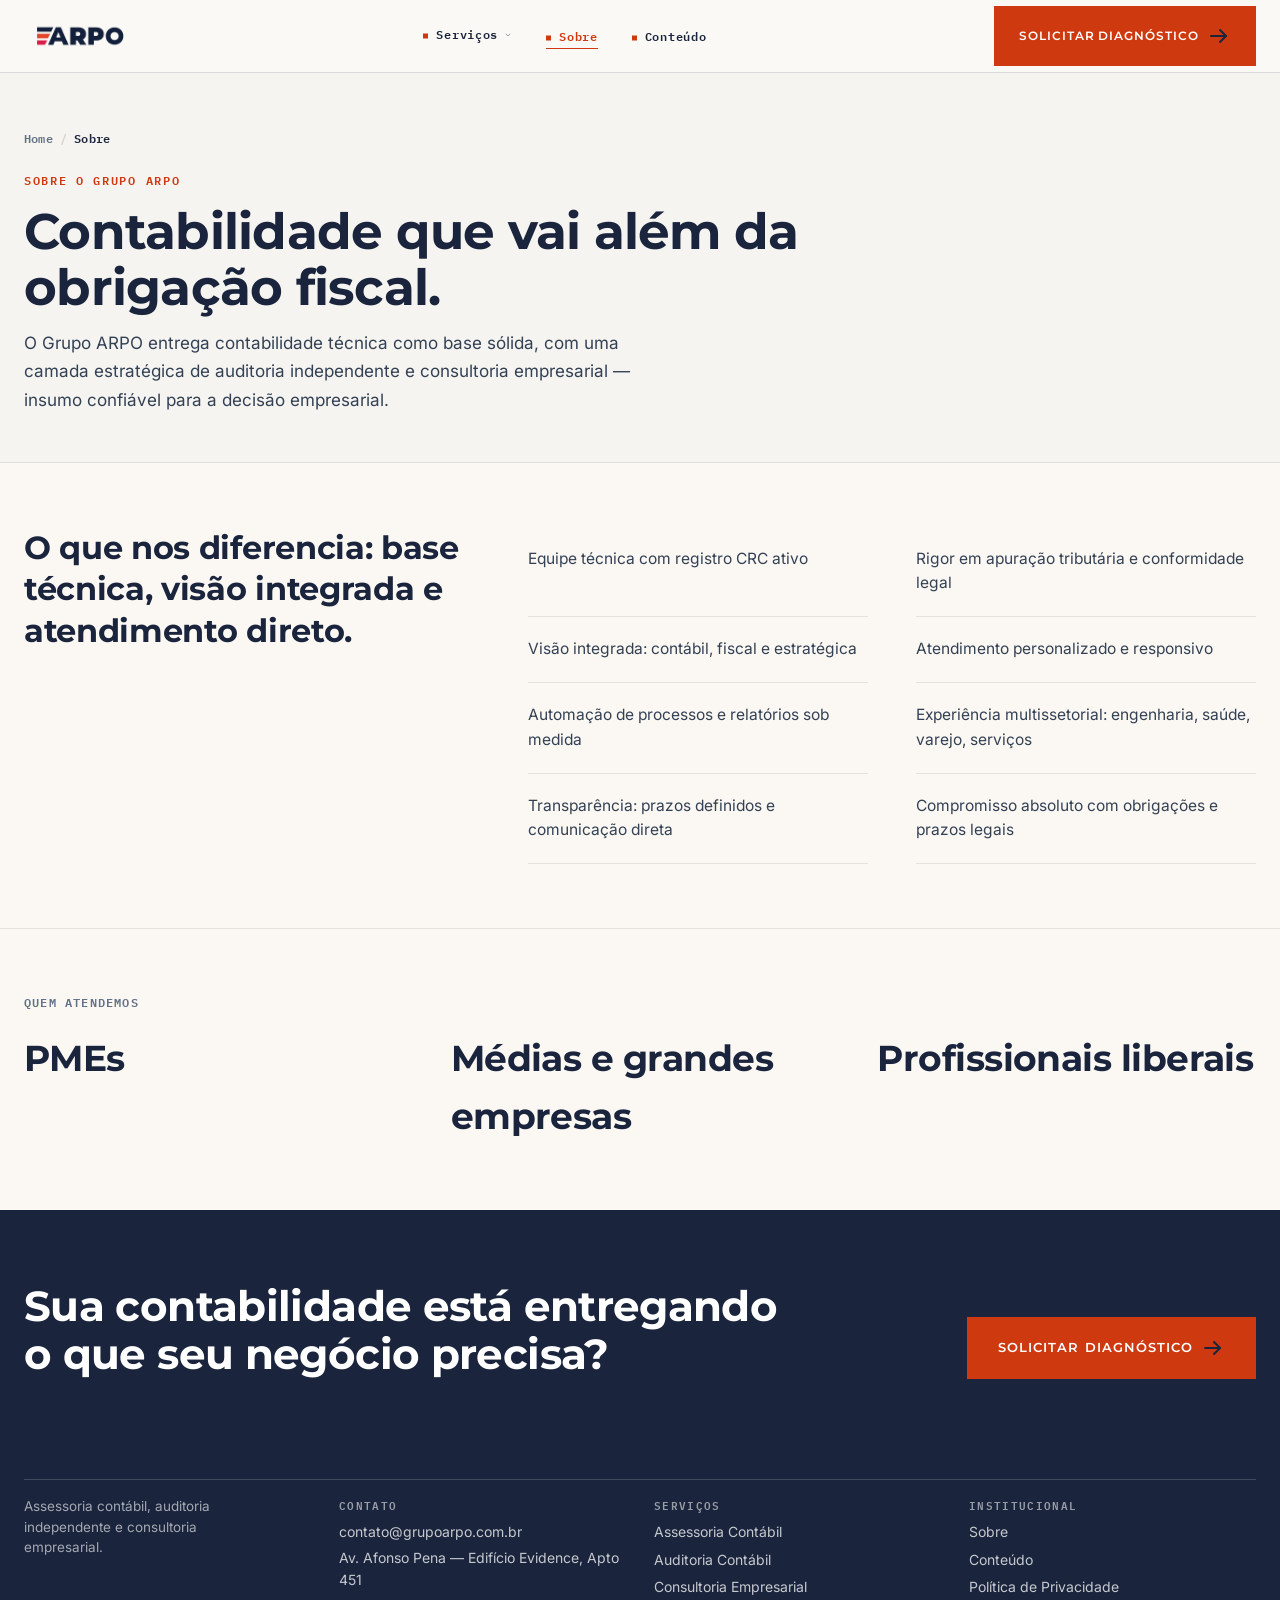
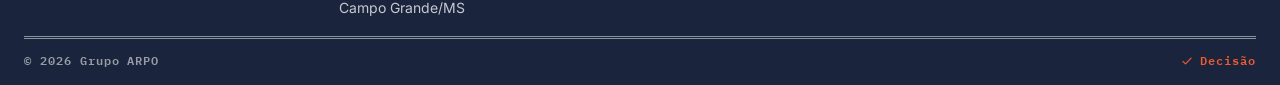
<file: sobre.html>
<!DOCTYPE html>
<html lang="pt-BR">
<head>
  <meta charset="utf-8">
  <meta name="viewport" content="width=device-width, initial-scale=1">
  <title>Sobre | Grupo ARPO</title>
  <meta name="description" content="Grupo ARPO — Assessoria contábil, auditoria independente e consultoria empresarial, com base técnica sólida e visão integrada.">
  <link rel="canonical" href="https://grupoarpo.com.br/sobre.html">
  <meta name="robots" content="index, follow">

  <meta property="og:type" content="website">
  <meta property="og:site_name" content="Grupo ARPO">
  <meta property="og:locale" content="pt_BR">
  <meta property="og:title" content="Sobre | Grupo ARPO">
  <meta property="og:description" content="Grupo ARPO — Assessoria contábil, auditoria independente e consultoria empresarial, com base técnica sólida e visão integrada.">
  <meta property="og:url" content="https://grupoarpo.com.br/sobre.html">
  <meta property="og:image" content="https://grupoarpo.com.br/assets/img/logoarpo.png">

  <meta name="twitter:card" content="summary">
  <meta name="twitter:title" content="Sobre | Grupo ARPO">
  <meta name="twitter:description" content="Grupo ARPO — Assessoria contábil, auditoria independente e consultoria empresarial, com base técnica sólida e visão integrada.">
  <meta name="twitter:image" content="https://grupoarpo.com.br/assets/img/logoarpo.png">

  <link rel="icon" type="image/svg+xml" href="./assets/img/favicon.svg">

  <link rel="stylesheet" href="./assets/css/fonts.css">

  <link rel="stylesheet" href="./assets/css/styles.css">

  <script type="application/ld+json">
  {
    "@context": "https://schema.org",
    "@type": "BreadcrumbList",
    "itemListElement": [
      { "@type": "ListItem", "position": 1, "name": "Home", "item": "https://grupoarpo.com.br/" },
      { "@type": "ListItem", "position": 2, "name": "Sobre", "item": "https://grupoarpo.com.br/sobre.html" }
    ]
  }
  </script>
</head>
<body>
  <svg aria-hidden="true" focusable="false" style="position:absolute;width:0;height:0;overflow:hidden">
    <symbol id="icon-check" viewBox="0 0 24 24" fill="none" stroke="currentColor" stroke-width="2" stroke-linecap="round" stroke-linejoin="round">
      <path d="M5 12.5l4.5 4.5L19 7"/>
    </symbol>
    <symbol id="icon-arrow" viewBox="0 0 24 24" fill="none" stroke="currentColor" stroke-width="2" stroke-linecap="round" stroke-linejoin="round">
      <line x1="4" y1="12" x2="19" y2="12"/>
      <polyline points="13 6 19 12 13 18"/>
    </symbol>
    <symbol id="icon-caret" viewBox="0 0 24 24" fill="none" stroke="currentColor" stroke-width="2" stroke-linecap="round" stroke-linejoin="round">
      <polyline points="6 9 12 15 18 9"/>
    </symbol>
  </svg>

  <a class="skip-link" href="#main">Pular para o conteúdo</a>

  <header class="site-header" data-header>
    <div class="edge header-inner">
      <a class="brand" href="index.html" aria-label="Grupo ARPO — página inicial">
        <img src="./assets/img/logoarpo.png" alt="Grupo ARPO" width="480" height="120">
      </a>

      <nav class="main-nav" aria-label="Menu principal">
        <ul>
          <li>
            <details class="nav-dropdown">
              <summary>Serviços <svg class="caret" aria-hidden="true"><use href="#icon-caret"></use></svg></summary>
              <ul class="nav-dropdown-panel">
                <li><a href="assessoria-contabil.html">Assessoria Contábil</a></li>
                <li><a href="auditoria-contabil.html">Auditoria Contábil</a></li>
                <li><a href="consultoria-empresarial.html">Consultoria Empresarial</a></li>
              </ul>
            </details>
          </li>
          <li><a href="sobre.html">Sobre</a></li>
          <li><a href="conteudo.html">Conteúdo</a></li>
        </ul>
      </nav>

      <div class="header-cta">
        <a href="contato.html" class="btn btn-primary"><span>Solicitar diagnóstico</span><svg class="icon btn-arrow" aria-hidden="true" width="14" height="14"><use href="#icon-arrow"></use></svg></a>
      </div>

      <button class="nav-toggle" type="button" aria-label="Abrir menu" aria-expanded="false" aria-controls="mobile-menu" data-nav-toggle>
        <span></span><span></span><span></span>
      </button>
    </div>

    <nav class="mobile-menu" id="mobile-menu" aria-label="Menu mobile" inert>
      <ul>
        <li>
          <details class="nav-dropdown">
            <summary>Serviços <svg class="caret" aria-hidden="true"><use href="#icon-caret"></use></svg></summary>
            <ul class="nav-dropdown-panel">
              <li><a href="assessoria-contabil.html">Assessoria Contábil</a></li>
              <li><a href="auditoria-contabil.html">Auditoria Contábil</a></li>
              <li><a href="consultoria-empresarial.html">Consultoria Empresarial</a></li>
            </ul>
          </details>
        </li>
        <li><a href="sobre.html">Sobre</a></li>
        <li><a href="conteudo.html">Conteúdo</a></li>
      </ul>
      <a href="contato.html" class="btn btn-primary"><span>Solicitar diagnóstico</span><svg class="icon btn-arrow" aria-hidden="true" width="14" height="14"><use href="#icon-arrow"></use></svg></a>
    </nav>
  </header>

  <main id="main">
    <section class="page-intro">
      <div class="edge">
        <nav class="breadcrumb" aria-label="Breadcrumb">
          <a href="index.html">Home</a><span class="sep">/</span>
          <span aria-current="page">Sobre</span>
        </nav>
        <p class="hero-eyebrow">Sobre o Grupo ARPO</p>
        <h1 class="page-title">Contabilidade que vai além da obrigação fiscal.</h1>
        <p class="page-lead">O Grupo ARPO entrega contabilidade técnica como base sólida, com uma camada estratégica de auditoria independente e consultoria empresarial — insumo confiável para a decisão empresarial.</p>
      </div>
    </section>

    <section class="section">
      <div class="edge about-grid">
        <h2 class="about-statement">O que nos diferencia: base técnica, visão integrada e atendimento direto.</h2>
        <div class="trait-grid">
          <div class="trait-item">Equipe técnica com registro CRC ativo</div>
          <div class="trait-item">Rigor em apuração tributária e conformidade legal</div>
          <div class="trait-item">Visão integrada: contábil, fiscal e estratégica</div>
          <div class="trait-item">Atendimento personalizado e responsivo</div>
          <div class="trait-item">Automação de processos e relatórios sob medida</div>
          <div class="trait-item">Experiência multissetorial: engenharia, saúde, varejo, serviços</div>
          <div class="trait-item">Transparência: prazos definidos e comunicação direta</div>
          <div class="trait-item">Compromisso absoluto com obrigações e prazos legais</div>
        </div>
      </div>
    </section>

    <section class="section" style="background: var(--warm-surface); border-top: 1px solid var(--line-soft);">
      <div class="edge">
        <p class="detail-label">Quem atendemos</p>
        <div class="audience-grid">
          <div><div class="name">PMEs</div></div>
          <div><div class="name">Médias e grandes empresas</div></div>
          <div><div class="name">Profissionais liberais</div></div>
        </div>
      </div>
    </section>

    <section class="cta-diagnostic">
      <div class="edge cta-diagnostic-inner">
        <div>
          <h2 class="cta-diagnostic-title">Sua contabilidade está entregando o que seu negócio precisa?</h2>
        </div>
        <a href="contato.html" class="btn btn-primary"><span>Solicitar diagnóstico</span><svg class="icon btn-arrow" aria-hidden="true" width="14" height="14"><use href="#icon-arrow"></use></svg></a>
      </div>
    </section>
  </main>

  <footer class="site-footer">
    <div class="edge footer-grid">
      <div class="footer-about">
        <p>Assessoria contábil, auditoria independente e consultoria empresarial.</p>
      </div>
      <div class="footer-col">
        <p class="footer-col-title">Contato</p>
        <ul>
          <li><a href="mailto:contato@grupoarpo.com.br">contato@grupoarpo.com.br</a></li>
          <li><span>Av. Afonso Pena — Edifício Evidence, Apto 451</span></li>
          <li><span>Campo Grande/MS</span></li>
        </ul>
      </div>
      <div class="footer-col">
        <p class="footer-col-title">Serviços</p>
        <ul>
          <li><a href="assessoria-contabil.html">Assessoria Contábil</a></li>
          <li><a href="auditoria-contabil.html">Auditoria Contábil</a></li>
          <li><a href="consultoria-empresarial.html">Consultoria Empresarial</a></li>
        </ul>
      </div>
      <div class="footer-col">
        <p class="footer-col-title">Institucional</p>
        <ul>
          <li><a href="sobre.html">Sobre</a></li>
          <li><a href="conteudo.html">Conteúdo</a></li>
          <li><a href="politica-de-privacidade.html">Política de Privacidade</a></li>
        </ul>
      </div>
    </div>
    <div class="edge footer-bottom rule-double--light">
      <span>© <span id="year"></span> Grupo ARPO</span>
      <span class="decision"><svg class="icon icon--coral" aria-hidden="true"><use href="#icon-check"></use></svg> Decisão</span>
    </div>
  </footer>

  <a href="contato.html" class="mobile-cta-bar"><span>Solicitar diagnóstico</span><svg class="icon btn-arrow" aria-hidden="true" width="14" height="14"><use href="#icon-arrow"></use></svg></a>

  <script src="./assets/js/main.js"></script>
</body>
</html>
</file>
<file: assets/css/fonts.css>
@font-face {
  font-family: 'IBM Plex Mono';
  font-style: normal;
  font-weight: 500;
  font-display: swap;
  src: url('../fonts/ibm-plex-mono-latin-ext-5FgtIU.woff2') format('woff2');
  unicode-range: U+0100-02BA, U+02BD-02C5, U+02C7-02CC, U+02CE-02D7, U+02DD-02FF, U+0304, U+0308, U+0329, U+1D00-1DBF, U+1E00-1E9F, U+1EF2-1EFF, U+2020, U+20A0-20AB, U+20AD-20C0, U+2113, U+2C60-2C7F, U+A720-A7FF;
}

@font-face {
  font-family: 'IBM Plex Mono';
  font-style: normal;
  font-weight: 500;
  font-display: swap;
  src: url('../fonts/ibm-plex-mono-latin-wlBFgg.woff2') format('woff2');
  unicode-range: U+0000-00FF, U+0131, U+0152-0153, U+02BB-02BC, U+02C6, U+02DA, U+02DC, U+0304, U+0308, U+0329, U+2000-206F, U+20AC, U+2122, U+2191, U+2193, U+2212, U+2215, U+FEFF, U+FFFD;
}

@font-face {
  font-family: 'IBM Plex Mono';
  font-style: normal;
  font-weight: 600;
  font-display: swap;
  src: url('../fonts/ibm-plex-mono-latin-ext-5FgtIU.woff2') format('woff2');
  unicode-range: U+0100-02BA, U+02BD-02C5, U+02C7-02CC, U+02CE-02D7, U+02DD-02FF, U+0304, U+0308, U+0329, U+1D00-1DBF, U+1E00-1E9F, U+1EF2-1EFF, U+2020, U+20A0-20AB, U+20AD-20C0, U+2113, U+2C60-2C7F, U+A720-A7FF;
}

@font-face {
  font-family: 'IBM Plex Mono';
  font-style: normal;
  font-weight: 600;
  font-display: swap;
  src: url('../fonts/ibm-plex-mono-latin-wlBFgg.woff2') format('woff2');
  unicode-range: U+0000-00FF, U+0131, U+0152-0153, U+02BB-02BC, U+02C6, U+02DA, U+02DC, U+0304, U+0308, U+0329, U+2000-206F, U+20AC, U+2122, U+2191, U+2193, U+2212, U+2215, U+FEFF, U+FFFD;
}

@font-face {
  font-family: 'Inter';
  font-style: normal;
  font-weight: 400;
  font-display: swap;
  src: url('../fonts/inter-latin-ext-5L7SUc.woff2') format('woff2');
  unicode-range: U+0100-02BA, U+02BD-02C5, U+02C7-02CC, U+02CE-02D7, U+02DD-02FF, U+0304, U+0308, U+0329, U+1D00-1DBF, U+1E00-1E9F, U+1EF2-1EFF, U+2020, U+20A0-20AB, U+20AD-20C0, U+2113, U+2C60-2C7F, U+A720-A7FF;
}

@font-face {
  font-family: 'Inter';
  font-style: normal;
  font-weight: 400;
  font-display: swap;
  src: url('../fonts/inter-latin-Ia1ZL7.woff2') format('woff2');
  unicode-range: U+0000-00FF, U+0131, U+0152-0153, U+02BB-02BC, U+02C6, U+02DA, U+02DC, U+0304, U+0308, U+0329, U+2000-206F, U+20AC, U+2122, U+2191, U+2193, U+2212, U+2215, U+FEFF, U+FFFD;
}

@font-face {
  font-family: 'Inter';
  font-style: normal;
  font-weight: 500;
  font-display: swap;
  src: url('../fonts/inter-latin-ext-5L7SUc.woff2') format('woff2');
  unicode-range: U+0100-02BA, U+02BD-02C5, U+02C7-02CC, U+02CE-02D7, U+02DD-02FF, U+0304, U+0308, U+0329, U+1D00-1DBF, U+1E00-1E9F, U+1EF2-1EFF, U+2020, U+20A0-20AB, U+20AD-20C0, U+2113, U+2C60-2C7F, U+A720-A7FF;
}

@font-face {
  font-family: 'Inter';
  font-style: normal;
  font-weight: 500;
  font-display: swap;
  src: url('../fonts/inter-latin-Ia1ZL7.woff2') format('woff2');
  unicode-range: U+0000-00FF, U+0131, U+0152-0153, U+02BB-02BC, U+02C6, U+02DA, U+02DC, U+0304, U+0308, U+0329, U+2000-206F, U+20AC, U+2122, U+2191, U+2193, U+2212, U+2215, U+FEFF, U+FFFD;
}

@font-face {
  font-family: 'Inter';
  font-style: normal;
  font-weight: 600;
  font-display: swap;
  src: url('../fonts/inter-latin-ext-5L7SUc.woff2') format('woff2');
  unicode-range: U+0100-02BA, U+02BD-02C5, U+02C7-02CC, U+02CE-02D7, U+02DD-02FF, U+0304, U+0308, U+0329, U+1D00-1DBF, U+1E00-1E9F, U+1EF2-1EFF, U+2020, U+20A0-20AB, U+20AD-20C0, U+2113, U+2C60-2C7F, U+A720-A7FF;
}

@font-face {
  font-family: 'Inter';
  font-style: normal;
  font-weight: 600;
  font-display: swap;
  src: url('../fonts/inter-latin-Ia1ZL7.woff2') format('woff2');
  unicode-range: U+0000-00FF, U+0131, U+0152-0153, U+02BB-02BC, U+02C6, U+02DA, U+02DC, U+0304, U+0308, U+0329, U+2000-206F, U+20AC, U+2122, U+2191, U+2193, U+2212, U+2215, U+FEFF, U+FFFD;
}

@font-face {
  font-family: 'Montserrat';
  font-style: normal;
  font-weight: 500;
  font-display: swap;
  src: url('../fonts/montserrat-latin-ext-dhyzbi.woff2') format('woff2');
  unicode-range: U+0100-02BA, U+02BD-02C5, U+02C7-02CC, U+02CE-02D7, U+02DD-02FF, U+0304, U+0308, U+0329, U+1D00-1DBF, U+1E00-1E9F, U+1EF2-1EFF, U+2020, U+20A0-20AB, U+20AD-20C0, U+2113, U+2C60-2C7F, U+A720-A7FF;
}

@font-face {
  font-family: 'Montserrat';
  font-style: normal;
  font-weight: 500;
  font-display: swap;
  src: url('../fonts/montserrat-latin-9Wlhyw.woff2') format('woff2');
  unicode-range: U+0000-00FF, U+0131, U+0152-0153, U+02BB-02BC, U+02C6, U+02DA, U+02DC, U+0304, U+0308, U+0329, U+2000-206F, U+20AC, U+2122, U+2191, U+2193, U+2212, U+2215, U+FEFF, U+FFFD;
}

@font-face {
  font-family: 'Montserrat';
  font-style: normal;
  font-weight: 600;
  font-display: swap;
  src: url('../fonts/montserrat-latin-ext-dhyzbi.woff2') format('woff2');
  unicode-range: U+0100-02BA, U+02BD-02C5, U+02C7-02CC, U+02CE-02D7, U+02DD-02FF, U+0304, U+0308, U+0329, U+1D00-1DBF, U+1E00-1E9F, U+1EF2-1EFF, U+2020, U+20A0-20AB, U+20AD-20C0, U+2113, U+2C60-2C7F, U+A720-A7FF;
}

@font-face {
  font-family: 'Montserrat';
  font-style: normal;
  font-weight: 600;
  font-display: swap;
  src: url('../fonts/montserrat-latin-9Wlhyw.woff2') format('woff2');
  unicode-range: U+0000-00FF, U+0131, U+0152-0153, U+02BB-02BC, U+02C6, U+02DA, U+02DC, U+0304, U+0308, U+0329, U+2000-206F, U+20AC, U+2122, U+2191, U+2193, U+2212, U+2215, U+FEFF, U+FFFD;
}

@font-face {
  font-family: 'Montserrat';
  font-style: normal;
  font-weight: 700;
  font-display: swap;
  src: url('../fonts/montserrat-latin-ext-dhyzbi.woff2') format('woff2');
  unicode-range: U+0100-02BA, U+02BD-02C5, U+02C7-02CC, U+02CE-02D7, U+02DD-02FF, U+0304, U+0308, U+0329, U+1D00-1DBF, U+1E00-1E9F, U+1EF2-1EFF, U+2020, U+20A0-20AB, U+20AD-20C0, U+2113, U+2C60-2C7F, U+A720-A7FF;
}

@font-face {
  font-family: 'Montserrat';
  font-style: normal;
  font-weight: 700;
  font-display: swap;
  src: url('../fonts/montserrat-latin-9Wlhyw.woff2') format('woff2');
  unicode-range: U+0000-00FF, U+0131, U+0152-0153, U+02BB-02BC, U+02C6, U+02DA, U+02DC, U+0304, U+0308, U+0329, U+2000-206F, U+20AC, U+2122, U+2191, U+2193, U+2212, U+2215, U+FEFF, U+FFFD;
}
</file>
<file: assets/css/styles.css>
/* ===========================================================
   ARPO — Sistema "O Razão" (Direção 1b)
   Fundação visual: tokens, tipografia, grid, componentes globais
   =========================================================== */

:root {
  /* --- Paleta --------------------------------------------- */
  --navy: #1a253d;
  --navy-rgb: 26, 37, 61;
  --coral: #f05a30;
  /* variante de leitura do coral: mesma matiz, um pouco mais escura,
     usada apenas onde o coral é texto ou fundo sob texto (WCAG AA ≥4.5:1).
     O coral puro acima permanece para bordas, símbolo e fundos sobre navy. */
  --coral-text: #cf390f;
  --coral-text-hover: #b2310d;
  --red: #e61d4c;
  --ink-700: #334155;
  /* ink-500 e annotation: ~1 passo mais escuros que o swatch do manual
     (#64748B / #8A857C) — ajuste mínimo para atingir 4.5:1 (WCAG AA) em
     texto pequeno sobre os fundos claros do sistema; mesma matiz. */
  --ink-500: #617187;
  --annotation: #746f67;
  --mineral-bg: #f6f4f0;
  --warm-surface: #fbf7f2;
  --editorial-surface: #fbf9f5;
  --mineral-border: #d8d4cc;
  --white: #ffffff;

  /* linhas (fios) sobre navy, em opacidades distintas */
  --line-soft: rgba(var(--navy-rgb), 0.1);
  --line: rgba(var(--navy-rgb), 0.14);
  --line-strong: rgba(var(--navy-rgb), 0.3);

  /* tons neutros usados apenas na progressão do método */
  --step-gray-1: #c9cdd4;
  --step-gray-2: #8b93a1;

  /* --- Tipografia ------------------------------------------ */
  --font-display: "Montserrat", Arial, sans-serif;
  --font-body: "Inter", "Segoe UI", Arial, sans-serif;
  --font-mono: "IBM Plex Mono", "SFMono-Regular", Consolas, monospace;

  /* --- Espaçamento (base 8px) ------------------------------- */
  --space-1: 4px;
  --space-2: 8px;
  --space-3: 14px;
  --space-4: 20px;
  --space-5: 28px;
  --space-6: 40px;
  --space-7: 64px;
  --space-8: 64px;

  /* --- Grid / layout ---------------------------------------- */
  --container: 1280px;
  --container-wide: 1360px;

  /* --- Movimento ---------------------------------------------- */
  --ease: ease;
  --duration-short: 180ms;
  --duration-medium: 240ms;

  --header-height: 72px;
  --header-height-mobile: 64px;
  --mobile-cta-height: 54px;

  /* --- z-index --------------------------------------------- */
  --z-header: 100;
  --z-mobile-menu: 90;
  --z-mobile-cta: 95;
  --z-skip-link: 200;
}

/* ===========================================================
   Reset
   =========================================================== */
* { box-sizing: border-box; }
html { scroll-behavior: smooth; }
@media (prefers-reduced-motion: reduce) {
  html { scroll-behavior: auto; }
  * { animation-duration: 0.01ms !important; animation-iteration-count: 1 !important; transition-duration: 0.01ms !important; }
}

body {
  margin: 0;
  font-family: var(--font-body);
  background: var(--warm-surface);
  color: var(--navy);
  line-height: 1.6;
  -webkit-font-smoothing: antialiased;
  text-rendering: optimizeLegibility;
  overflow-x: hidden;
}

img { max-width: 100%; display: block; }
a { color: inherit; text-decoration: none; }
button { font: inherit; color: inherit; background: none; border: 0; cursor: pointer; }
input, textarea { font: inherit; }
ul { margin: 0; padding: 0; list-style: none; }
h1, h2, h3, h4, h5 { margin: 0; font-family: var(--font-display); }
p { margin: 0; }

:focus-visible {
  outline: 2px solid var(--coral);
  outline-offset: 3px;
}

/* Container: nunca usa padding percentual — largura calculada com min()
   garante margem lateral mínima em qualquer largura, inclusive nas
   intermediárias entre breakpoints, sem depender de nenhum valor fixo
   "quebrar". .edge--wide é usado só onde o conteúdo precisa de mais
   respiro (hero de duas colunas, tabela de serviços). */
.edge {
  width: min(calc(100% - 48px), var(--container));
  margin-inline: auto;
}
.edge--wide {
  width: min(calc(100% - 48px), var(--container-wide));
  margin-inline: auto;
}
@media (max-width: 599px) {
  .edge, .edge--wide { width: min(calc(100% - 32px), var(--container)); }
}

/* Proteção contra overflow horizontal: filhos diretos de grid/flex que
   podem receber texto longo ou conteúdo de largura variável precisam de
   min-width:0 — do contrário, tracks "1fr" não encolhem abaixo do
   min-content do conteúdo (nowrap, palavras longas, etc.) e forçam o
   container a ultrapassar a viewport. */
.hero-grid > *,
.pain-grid > *,
.header-inner > *,
.synthesis-row > *,
.services-table-head > *,
.services-table-row > *,
.method-item > *,
.content-row > *,
.footer-grid > * {
  min-width: 0;
  max-width: 100%;
}

/* Linha dupla — assinatura de fechamento (totais e finais de seção) */
.rule-double {
  border-top: 3px double var(--navy);
}
.rule-double--light {
  border-top: 3px double rgba(255, 255, 255, 0.5);
}

/* ===========================================================
   Skip link
   =========================================================== */
.skip-link {
  position: absolute;
  left: var(--space-4);
  top: -60px;
  background: var(--navy);
  color: var(--white);
  font-family: var(--font-mono);
  font-size: 13px;
  letter-spacing: 0.06em;
  padding: 12px 20px;
  z-index: var(--z-skip-link);
  transition: top var(--duration-short) var(--ease);
}
.skip-link:focus {
  top: var(--space-4);
}

/* ===========================================================
   Ícones — símbolos SVG centralizados (sprite no index.html)
   =========================================================== */
.icon {
  width: 24px;
  height: 24px;
  flex: none;
  fill: none;
  color: var(--navy);
}
.icon--coral { color: var(--coral); }

/* ===========================================================
   Botões
   =========================================================== */
.btn {
  display: inline-flex;
  align-items: center;
  justify-content: center;
  gap: 8px;
  font-family: var(--font-display);
  font-weight: 600;
  font-size: 13px;
  line-height: 1;
  letter-spacing: 0.08em;
  text-transform: uppercase;
  padding: 18px 30px;
  border-radius: 0;
  transition: background var(--duration-medium) var(--ease), color var(--duration-medium) var(--ease), border-color var(--duration-medium) var(--ease);
  white-space: nowrap;
}
.btn .btn-arrow { flex: none; transition: transform var(--duration-medium) var(--ease); }
.btn:hover .btn-arrow, .btn:focus-visible .btn-arrow { transform: translateX(3px); }
.btn-primary {
  background: var(--coral-text);
  color: var(--white);
  border: 1px solid var(--coral-text);
}
.btn-primary:hover, .btn-primary:focus-visible {
  background: var(--coral-text-hover);
  border-color: var(--coral-text-hover);
}
.btn-secondary {
  background: transparent;
  color: var(--navy);
  border: 1px solid var(--navy);
}
.btn-secondary:hover, .btn-secondary:focus-visible {
  background: var(--navy);
  color: var(--white);
}

/* ===========================================================
   Header
   =========================================================== */
.site-header {
  position: sticky;
  top: 0;
  z-index: var(--z-header);
  background: var(--editorial-surface);
  border-bottom: 1px solid var(--line);
}
.header-inner {
  display: flex;
  align-items: center;
  justify-content: space-between;
  gap: var(--space-5);
  height: var(--header-height);
}
@media (max-width: 1023px) {
  .header-inner { height: var(--header-height-mobile); }
}

.brand { display: inline-flex; align-items: center; }
.brand img { height: 28px; width: auto; }
@media (max-width: 1023px) {
  .brand img { height: 22px; }
}

.main-nav ul {
  display: flex;
  align-items: center;
  gap: 34px;
}
.main-nav a {
  position: relative;
  display: inline-block;
  font-family: var(--font-mono);
  font-weight: 500;
  font-size: 12px;
  letter-spacing: 0.06em;
  color: var(--navy);
  padding-bottom: 2px;
  padding-left: 13px;
  border-bottom: 1px solid transparent;
  transition: border-color var(--duration-short) var(--ease), color var(--duration-short) var(--ease);
}
/* marcador discreto no lugar da numeração de capítulo (1.0, 2.0…) */
.main-nav a::before {
  content: "";
  position: absolute;
  left: 0;
  top: 50%;
  transform: translateY(-50%);
  width: 5px;
  height: 5px;
  background: var(--coral-text);
}
.main-nav a:hover, .main-nav a:focus-visible {
  color: var(--coral-text);
  border-color: var(--coral-text);
}
.main-nav a[aria-current="page"] {
  color: var(--coral-text);
  border-color: var(--coral-text);
}
.main-nav { display: block; }
.main-nav ul { list-style: none; }

/* Dropdown "Serviços" — <details>/<summary> nativo: funciona sem JS,
   por teclado (Enter/Espaço/seta) e touch, sem depender de :hover. */
.nav-dropdown {
  position: relative;
}
.nav-dropdown summary {
  list-style: none;
  cursor: pointer;
}
.nav-dropdown summary::-webkit-details-marker { display: none; }
.nav-dropdown summary {
  position: relative;
  display: inline-flex;
  align-items: center;
  gap: 6px;
  font-family: var(--font-mono);
  font-weight: 500;
  font-size: 12px;
  letter-spacing: 0.06em;
  color: var(--navy);
  padding: 4px 0 6px 13px;
}
.nav-dropdown summary::before {
  content: "";
  position: absolute;
  left: 0;
  top: 50%;
  transform: translateY(-50%);
  width: 5px;
  height: 5px;
  background: var(--coral-text);
}
.nav-dropdown summary .caret {
  width: 8px;
  height: 8px;
  flex: none;
  color: var(--ink-500);
  transition: transform var(--duration-short) var(--ease);
}
.nav-dropdown[open] summary .caret { transform: rotate(180deg); }
.nav-dropdown summary:hover,
.nav-dropdown summary:focus-visible,
.nav-dropdown[open] summary {
  color: var(--coral-text);
}
.nav-dropdown-panel {
  padding: 8px 0;
  min-width: 240px;
}
@media (min-width: 1024px) {
  .nav-dropdown-panel {
    position: absolute;
    top: calc(100% + 14px);
    left: 0;
    background: var(--white);
    border: 1px solid var(--line-strong);
    box-shadow: none;
    padding: 6px;
    z-index: var(--z-header);
  }
  .nav-dropdown-panel li + li { border-top: 1px solid var(--line-soft); }
  .nav-dropdown-panel a {
    display: block;
    padding: 12px 14px;
    font-family: var(--font-body);
    font-size: 14px;
    font-weight: 500;
    color: var(--navy);
    white-space: nowrap;
  }
  .nav-dropdown-panel a:hover, .nav-dropdown-panel a:focus-visible { color: var(--coral-text); background: var(--warm-surface); }
}

.header-cta { display: block; }
.header-cta .btn { padding: 17px 24px; font-size: 12px; }

.nav-toggle {
  display: none;
  flex-direction: column;
  gap: 5px;
  padding: 8px;
  min-width: 44px;
  min-height: 44px;
  align-items: center;
  justify-content: center;
}
.nav-toggle span {
  display: block;
  width: 22px;
  height: 2px;
  background: var(--navy);
  transition: transform var(--duration-medium) var(--ease), opacity var(--duration-medium) var(--ease);
}
body.nav-open .nav-toggle span:nth-child(1) { transform: translateY(7px) rotate(45deg); }
body.nav-open .nav-toggle span:nth-child(2) { opacity: 0; }
body.nav-open .nav-toggle span:nth-child(3) { transform: translateY(-7px) rotate(-45deg); }

.mobile-menu {
  display: none;
}

@media (max-width: 1023px) {
  .main-nav, .header-cta { display: none; }
  .nav-toggle { display: inline-flex; }

  .mobile-menu {
    display: block;
    position: fixed;
    inset: var(--header-height-mobile) 0 0 0;
    background: var(--editorial-surface);
    z-index: var(--z-mobile-menu);
    padding: var(--space-6) 16px;
    transform: translateY(-8px);
    opacity: 0;
    pointer-events: none;
    transition: opacity var(--duration-medium) var(--ease), transform var(--duration-medium) var(--ease);
    overflow-y: auto;
  }
  body.nav-open .mobile-menu {
    opacity: 1;
    transform: translateY(0);
    pointer-events: auto;
  }
  .mobile-menu ul { display: flex; flex-direction: column; gap: 0; }
  .mobile-menu li { border-bottom: 1px solid var(--line); }
  .mobile-menu a {
    position: relative;
    display: block;
    padding: 20px 4px 20px 16px;
    font-family: var(--font-mono);
    font-size: 14px;
    letter-spacing: 0.06em;
    color: var(--navy);
    min-height: 44px;
  }
  .mobile-menu a::before {
    content: "";
    position: absolute;
    left: 0;
    top: 50%;
    transform: translateY(-50%);
    width: 5px;
    height: 5px;
    background: var(--coral-text);
  }
  .mobile-menu a[aria-current="page"] { color: var(--coral-text); }
  .mobile-menu .btn { margin-top: var(--space-5); width: 100%; }
  body.nav-open { overflow: hidden; }

  /* dropdown "Serviços" embutido no menu mobile — mesmo <details>, sem
     posicionamento absoluto (a lista já é vertical de ponta a ponta). */
  .mobile-menu .nav-dropdown { border-bottom: 1px solid var(--line); }
  .mobile-menu .nav-dropdown summary { padding: 20px 4px 20px 16px; min-height: 44px; }
  .mobile-menu .nav-dropdown-panel { padding: 0 4px 16px 30px; }
  .mobile-menu .nav-dropdown-panel li + li { margin-top: 4px; }
  .mobile-menu .nav-dropdown-panel a {
    display: block;
    padding: 10px 0;
    font-family: var(--font-body);
    font-size: 14px;
    color: var(--ink-700);
    min-height: 44px;
    display: flex;
    align-items: center;
  }
}

/* ===========================================================
   Hero
   =========================================================== */
.hero {
  background-color: var(--mineral-bg);
  background-image: repeating-linear-gradient(90deg, rgba(var(--navy-rgb), 0.04) 0 1px, transparent 1px 118px);
  padding: var(--space-8) 0;
}
.hero-grid {
  display: grid;
  grid-template-columns: 1fr 450px;
  gap: var(--space-7);
  align-items: center;
}
.hero-eyebrow {
  font-family: var(--font-mono);
  font-weight: 500;
  font-size: 12px;
  line-height: 1.6;
  letter-spacing: 0.14em;
  color: var(--coral-text);
  margin-bottom: var(--space-3);
  text-transform: uppercase;
}
.hero-title {
  font-weight: 700;
  font-size: clamp(2.4rem, 1.4rem + 3.6vw, 4rem);
  line-height: 1.05;
  letter-spacing: -0.015em;
  max-width: 760px;
}
.hero-lead {
  font-size: 18px;
  line-height: 1.6;
  color: var(--ink-700);
  max-width: 560px;
  margin-top: var(--space-3);
}
.hero-actions {
  display: flex;
  flex-wrap: wrap;
  gap: 16px;
  margin-top: 18px;
}
.hero-contact {
  font-family: var(--font-mono);
  font-weight: 500;
  font-size: 13px;
  letter-spacing: 0.04em;
  color: var(--ink-500);
  margin-top: 18px;
}
.hero-contact a { border-bottom: 1px solid transparent; transition: border-color var(--duration-short) var(--ease); }
.hero-contact a:hover, .hero-contact a:focus-visible { border-color: currentColor; }

/* Cartão-síntese do hero */
.synthesis-card {
  background: var(--white);
  border: 1px solid var(--line-strong);
}
.synthesis-head {
  display: flex;
  justify-content: space-between;
  padding: 10px 18px;
  border-bottom: 1px solid var(--line);
  font-family: var(--font-mono);
  font-weight: 500;
  font-size: 11px;
  letter-spacing: 0.1em;
  color: var(--ink-500);
  text-transform: uppercase;
}
.synthesis-row {
  display: grid;
  grid-template-columns: 30px 1fr;
  gap: 4px 12px;
  padding: 14px 18px;
  border-bottom: 1px solid var(--line-soft);
}
.synthesis-row:last-of-type { border-bottom: none; }
.synthesis-row .icon {
  width: 20px;
  height: 20px;
  margin-top: 2px;
}
.synthesis-name {
  font-family: var(--font-display);
  font-weight: 600;
  font-size: 15px;
  line-height: 1.25;
}
.synthesis-desc {
  grid-column: 2;
  font-size: 13.5px;
  line-height: 1.5;
  color: var(--ink-500);
}
.synthesis-close {
  display: flex;
  align-items: center;
  gap: 10px;
  padding: 12px 18px;
}
.synthesis-close .icon { width: 18px; height: 18px; }
.synthesis-close strong { font-family: var(--font-display); font-weight: 700; font-size: 16px; }

/* Entre ~1024 e 1200px o hero perde espaço para manter duas colunas com
   conforto (ver revisão de largura) — empilha texto + síntese em vez de
   comprimir tipografia ou colunas para caber. Abaixo de 1024px entra a
   composição própria de mobile (síntese em scroll horizontal). */
@media (max-width: 1200px) {
  .hero-grid { display: block; }
  .synthesis-card { margin-top: var(--space-6); max-width: 560px; }
}
@media (max-width: 1023px) {
  .hero { padding: 48px 0 40px; }
  .hero-title { font-size: clamp(1.9rem, 1.3rem + 3vw, 2.5rem); }
  .hero-lead { max-width: none; font-size: 16px; }
  .synthesis-card { display: none; }
}

/* Síntese em deslize horizontal — apenas mobile */
.synthesis-scroll-label {
  display: none;
}
.synthesis-scroll {
  display: none;
}
@media (max-width: 1023px) {
  .synthesis-scroll-label {
    display: block;
    margin-top: var(--space-6);
    font-family: var(--font-mono);
    font-weight: 500;
    font-size: 10px;
    letter-spacing: 0.1em;
    color: var(--annotation);
    text-transform: uppercase;
  }
  .synthesis-scroll {
    display: flex;
    gap: 10px;
    margin-top: var(--space-3);
    padding-bottom: var(--space-2);
    overflow-x: auto;
    scroll-snap-type: x proximity;
    -webkit-overflow-scrolling: touch;
  }
  .synthesis-scroll-card {
    flex: none;
    scroll-snap-align: start;
    width: 220px;
    background: var(--white);
    border: 1px solid var(--line-strong);
    padding: 16px 18px;
  }
  .synthesis-scroll-card .icon { display: block; width: 22px; height: 22px; }
  .synthesis-scroll-card .synthesis-name { display: block; margin-top: 8px; }
  .synthesis-scroll-card .synthesis-desc { display: block; grid-column: auto; margin-top: 4px; }
}

/* ===========================================================
   Seções gerais — cabeçalho de seção com código editorial
   =========================================================== */
.section { padding: var(--space-8) 0; }
.section--tight-top { padding-top: var(--space-8); }
@media (max-width: 1023px) {
  .section { padding: 48px 0; }
}
.section-head {
  display: flex;
  justify-content: space-between;
  align-items: baseline;
  gap: var(--space-5);
  margin-bottom: var(--space-3);
}
.section-title {
  font-weight: 700;
  font-size: clamp(1.7rem, 1.3rem + 1.4vw, 2.125rem);
  line-height: 1.15;
  letter-spacing: -0.01em;
  max-width: 620px;
}
.section-code {
  display: inline-flex;
  align-items: center;
  gap: 8px;
  font-family: var(--font-mono);
  font-weight: 500;
  font-size: 12px;
  letter-spacing: 0.1em;
  color: var(--ink-500);
  white-space: nowrap;
  text-transform: uppercase;
}
/* traço gráfico — não é um caractere de travessão repetido no HTML */
.section-code::before {
  content: "";
  width: 14px;
  height: 1px;
  background: var(--coral-text);
}
@media (max-width: 599px) {
  .section-head { flex-direction: column; gap: var(--space-2); align-items: flex-start; }
}

/* ===========================================================
   Dores empresariais
   =========================================================== */
.pain {
  background: var(--warm-surface);
  border-top: 1px solid var(--line-soft);
}
.pain-grid {
  display: grid;
  grid-template-columns: 480px 1fr;
  gap: var(--space-7);
  align-items: start;
}
.pain-title {
  font-weight: 700;
  font-size: clamp(1.6rem, 1.2rem + 1.6vw, 2.375rem);
  line-height: 1.2;
  letter-spacing: -0.015em;
}
.pain-lead {
  font-size: 17px;
  line-height: 1.7;
  color: var(--ink-700);
  max-width: 620px;
}
.pain-list {
  display: grid;
  grid-template-columns: 1fr 1fr;
  gap: 12px 28px;
  margin-top: var(--space-4);
}
.pain-list li {
  display: flex;
  align-items: flex-start;
  gap: 10px;
  font-size: 14.5px;
  line-height: 1.5;
  color: var(--ink-700);
}
.pain-list .icon {
  width: 20px;
  height: 20px;
  margin-top: 1px;
  color: var(--coral-text);
}
.pain-signature {
  font-family: var(--font-mono);
  font-weight: 500;
  font-size: 13px;
  letter-spacing: 0.06em;
  color: var(--ink-500);
  margin-top: var(--space-4);
  text-transform: uppercase;
}
@media (max-width: 1023px) {
  .pain-grid { display: block; }
  .pain-lead { margin-top: var(--space-4); max-width: none; }
}
@media (max-width: 599px) {
  .pain-list { grid-template-columns: 1fr; }
}

/* ===========================================================
   Serviços — momento tabular
   =========================================================== */
.services { background: var(--mineral-bg); }
.services-table {
  background: var(--white);
  border: 1px solid var(--line-strong);
}
.services-table-head {
  display: grid;
  grid-template-columns: 44px 260px 1fr 300px;
  gap: 20px;
  padding: 8px 24px;
  border-bottom: 1px solid var(--line-strong);
  font-family: var(--font-mono);
  font-weight: 500;
  font-size: 11px;
  letter-spacing: 0.1em;
  color: var(--ink-500);
  text-transform: uppercase;
}
.services-table-row {
  display: grid;
  grid-template-columns: 44px 260px 1fr 300px;
  gap: 16px;
  padding: 17px 24px;
  border-bottom: 1px solid var(--line-soft);
  align-items: baseline;
  transition: background var(--duration-medium) var(--ease);
}
.services-table-row:hover, .services-table-row:focus-within { background: var(--warm-surface); }
.services-table-row:last-of-type { border-bottom: none; }
.services-table-row .icon {
  width: 26px;
  height: 26px;
  align-self: center;
}
.services-table-row .name {
  font-family: var(--font-display);
  font-weight: 600;
  font-size: 17px;
  line-height: 1.3;
}
.services-table-row .organizes {
  font-size: 14.5px;
  line-height: 1.55;
  color: var(--ink-700);
}
.services-table-row .receives {
  font-size: 14.5px;
  line-height: 1.55;
}
.services-table-close {
  display: flex;
  justify-content: flex-end;
  align-items: center;
  gap: 10px;
  padding: 17px 24px;
}
.services-table-close .icon { width: 18px; height: 18px; }
.services-table-close strong { font-family: var(--font-display); font-weight: 700; font-size: 16px; }

@media (max-width: 1023px) {
  .services-table-head { display: none; }
  .services-table-row {
    grid-template-columns: 1fr;
    gap: 6px;
    padding: 20px;
  }
  .services-table-row .name { order: -1; }
  .services-table-row .icon { order: -2; margin-bottom: 2px; }
}

/* ===========================================================
   Método — cinco etapas + símbolo que se completa
   =========================================================== */
.method { background: var(--mineral-bg); border-top: 1px solid var(--line-soft); }
.method-list { border-top: 1px solid var(--line-strong); }
.method-item {
  display: grid;
  grid-template-columns: 82px 90px 228px 1fr;
  gap: 16px;
  padding: 22px 0;
  border-bottom: 1px solid var(--line-soft);
  align-items: center;
}
.method-item:last-child { border-bottom: none; }
.method-item .index {
  font-family: var(--font-mono);
  font-weight: 500;
  font-size: 14px;
  color: var(--ink-500);
}
.method-item.is-final .index { color: var(--coral-text); }
.method-item .name {
  font-family: var(--font-display);
  font-weight: 600;
  font-size: 18px;
}
.method-item.is-final .name { font-weight: 700; }
.method-item .desc {
  font-size: 15px;
  line-height: 1.5;
  color: var(--ink-700);
}

.method-symbol {
  display: flex;
  flex-direction: column;
  gap: 4px;
  width: 44px;
}
.method-symbol .seg {
  height: 8px;
  clip-path: polygon(0 0, 100% 0, 86% 100%, 0 100%);
}
.method-symbol .seg:nth-child(2) { width: 84%; clip-path: polygon(0 0, 100% 0, 84% 100%, 0 100%); }
.method-symbol .seg:nth-child(3) { width: 68%; clip-path: polygon(0 0, 100% 0, 81% 100%, 0 100%); }
.seg-gray-1 { background: var(--step-gray-1); }
.seg-gray-2 { background: var(--step-gray-2); }
.seg-navy { background: var(--navy); }
.seg-coral { background: var(--coral); }
.seg-red { background: var(--red); }

.method-close {
  padding-top: 10px;
  display: flex;
  justify-content: space-between;
  font-family: var(--font-mono);
  font-weight: 500;
  font-size: 12px;
  letter-spacing: 0.08em;
  color: var(--ink-500);
  text-transform: uppercase;
}

@media (max-width: 1023px) {
  .method-item { grid-template-columns: 56px 1fr; column-gap: 16px; padding: 0; border: none; align-items: start; }
  .method-item .index { grid-column: 1 / -1; margin-bottom: 6px; }
  .method-symbol { padding-top: 4px; }
  .method-item .name {
    padding-bottom: 18px;
    border-left: 1px solid var(--line);
    margin-left: -24px;
    padding-left: 24px;
    font-size: 15px;
  }
  .method-item .desc { display: none; }
  .method-close { margin-top: var(--space-4); }
}

/* ===========================================================
   Conteúdo
   =========================================================== */
.content-preview { background: var(--warm-surface); border-top: 1px solid var(--line-soft); }
.content-list { border-top: 1px solid var(--line); }
.content-row {
  display: grid;
  grid-template-columns: 150px 1fr 110px;
  gap: 18px;
  padding: 13px 0;
  border-bottom: 1px solid var(--line-soft);
  align-items: baseline;
  transition: background var(--duration-medium) var(--ease);
}
.content-row:last-child { border-bottom: none; }
.content-row .code {
  font-family: var(--font-mono);
  font-weight: 500;
  font-size: 12.5px;
  letter-spacing: 0.02em;
  color: var(--ink-500);
}
.content-row .title {
  font-family: var(--font-display);
  font-weight: 600;
  font-size: 21px;
  line-height: 1.25;
}
.content-row .link {
  text-align: right;
  font-family: var(--font-body);
  font-weight: 500;
  font-size: 13.5px;
  color: var(--navy);
  border-bottom: 1px solid transparent;
}
.content-row:hover .link, .content-row:focus-within .link { color: var(--coral-text); border-color: var(--coral-text); }
.content-row { align-items: start; }
.content-row .desc { font-size: 14px; line-height: 1.55; color: var(--ink-700); margin-top: 6px; max-width: 56ch; }
a.content-row { display: grid; text-decoration: none; color: inherit; }

@media (max-width: 1023px) {
  .content-row { grid-template-columns: 1fr; gap: 6px; }
  .content-row .link { text-align: left; }
  .content-row .title { font-size: 18px; }
}

/* ===========================================================
   CTA diagnóstico
   =========================================================== */
.cta-diagnostic {
  background: var(--navy);
  color: var(--white);
  /* padding fixo (não usa --space-8): o CTA final tem faixa própria de
     72–88px, independente da faixa 64–80px do restante das seções. */
  padding: 72px 0 0;
}
.cta-diagnostic-inner {
  display: flex;
  justify-content: space-between;
  align-items: flex-end;
  gap: var(--space-6);
  padding-bottom: 72px;
}
.cta-diagnostic-eyebrow {
  font-family: var(--font-mono);
  font-weight: 500;
  font-size: 12px;
  letter-spacing: 0.14em;
  color: var(--coral);
  margin-bottom: var(--space-4);
  text-transform: uppercase;
}
.cta-diagnostic-title {
  font-weight: 700;
  font-size: clamp(1.7rem, 1.2rem + 2vw, 2.625rem);
  line-height: 1.15;
  letter-spacing: -0.015em;
  max-width: 760px;
}
.cta-diagnostic-lead {
  font-size: 16px;
  line-height: 1.6;
  color: rgba(255, 255, 255, 0.7);
  max-width: 540px;
  margin-top: var(--space-2);
}
.cta-diagnostic .btn-primary { flex: none; }

@media (max-width: 1023px) {
  .cta-diagnostic { padding-top: 48px; }
  .cta-diagnostic-inner { flex-direction: column; align-items: flex-start; padding-bottom: 48px; }
  .cta-diagnostic .btn { width: 100%; }
}

/* ===========================================================
   Rodapé
   =========================================================== */
.site-footer {
  background: var(--navy);
  color: var(--white);
  padding-top: 28px;
}
.footer-grid {
  display: grid;
  grid-template-columns: 1fr 1fr 1fr 1fr;
  gap: var(--space-5);
  border-top: 1px solid rgba(255, 255, 255, 0.16);
  /* padding-top/bottom apenas: .footer-grid também tem a classe .edge, que
     define o padding lateral — nunca usar o shorthand `padding` aqui, ele
     zeraria esse padding horizontal e colaria o conteúdo nas bordas. */
  padding-top: 16px;
  padding-bottom: 16px;
}
.footer-about p {
  font-size: 13.5px;
  line-height: 1.55;
  color: rgba(255, 255, 255, 0.6);
  max-width: 26ch;
}
.footer-col-title {
  font-family: var(--font-mono);
  font-weight: 500;
  font-size: 11px;
  letter-spacing: 0.12em;
  color: rgba(255, 255, 255, 0.55);
  margin-bottom: 6px;
  text-transform: uppercase;
}
.footer-col ul { display: flex; flex-direction: column; gap: 2px; }
.footer-col a, .footer-col span {
  display: inline-block;
  font-size: 14px;
  line-height: 1.6;
  color: rgba(255, 255, 255, 0.75);
  border-bottom: 1px solid transparent;
  transition: color var(--duration-short) var(--ease), border-color var(--duration-short) var(--ease);
}
.footer-col a:hover, .footer-col a:focus-visible { color: var(--white); border-color: rgba(255, 255, 255, 0.4); }
.footer-bottom {
  display: flex;
  justify-content: space-between;
  /* mesmo cuidado do .footer-grid: só padding-top/bottom, nunca o shorthand. */
  padding-top: 12px;
  padding-bottom: 14px;
  font-family: var(--font-mono);
  font-weight: 500;
  font-size: 12px;
  letter-spacing: 0.08em;
  color: rgba(255, 255, 255, 0.55);
}
.footer-bottom .decision {
  display: inline-flex;
  align-items: center;
  gap: 6px;
  color: var(--coral);
}
.footer-bottom .decision .icon { width: 14px; height: 14px; }

@media (max-width: 1023px) {
  .footer-grid { grid-template-columns: 1fr 1fr; }
}
@media (max-width: 599px) {
  .footer-grid { grid-template-columns: 1fr; gap: var(--space-5); }
  .footer-bottom { flex-direction: column; gap: 8px; }
}

/* ===========================================================
   Barra de CTA fixa — mobile
   =========================================================== */
.mobile-cta-bar {
  display: none;
}
@media (max-width: 1023px) {
  /* só reserva espaço quando a barra realmente existe na página (ela não
     aparece na própria página de diagnóstico, que já é o destino do CTA) */
  body:has(.mobile-cta-bar) { padding-bottom: var(--mobile-cta-height); }
  .mobile-cta-bar {
    display: flex;
    align-items: center;
    justify-content: center;
    gap: 8px;
    position: fixed;
    left: 0;
    right: 0;
    bottom: 0;
    z-index: var(--z-mobile-cta);
    background: var(--coral-text);
    color: var(--white);
    text-align: center;
    min-height: var(--mobile-cta-height);
    padding: 4px 0;
    font-family: var(--font-display);
    font-weight: 600;
    font-size: 13px;
    letter-spacing: 0.08em;
    text-transform: uppercase;
  }
}

/* ===========================================================
   Breadcrumb
   =========================================================== */
.breadcrumb {
  display: flex;
  flex-wrap: wrap;
  gap: 7px;
  font-family: var(--font-mono);
  font-size: 12px;
  letter-spacing: 0.02em;
  color: var(--ink-500);
  margin-bottom: 22px;
}
.breadcrumb a { color: var(--ink-500); border-bottom: 1px solid transparent; }
.breadcrumb a:hover, .breadcrumb a:focus-visible { color: var(--coral-text); border-color: var(--coral-text); }
.breadcrumb [aria-current="page"] { color: var(--navy); }
.breadcrumb .sep { color: var(--mineral-border); }

/* ===========================================================
   Intro compacto — páginas internas (não é o hero da home)
   =========================================================== */
.page-intro {
  background-color: var(--mineral-bg);
  padding: 56px 0 48px;
  border-bottom: 1px solid var(--line-soft);
}
.page-title {
  font-weight: 700;
  font-size: clamp(2rem, 1.5rem + 2vw, 3.25rem);
  line-height: 1.12;
  letter-spacing: -0.015em;
  max-width: 820px;
}
.page-lead {
  font-size: 17px;
  line-height: 1.65;
  color: var(--ink-700);
  max-width: 620px;
  margin-top: var(--space-3);
}
@media (max-width: 1023px) {
  .page-intro { padding: 40px 0 36px; }
  .page-title { font-size: clamp(1.7rem, 1.3rem + 2.4vw, 2.4rem); }
}

/* ===========================================================
   Lista de detalhe — entregas / cobertura (sem lettering)
   =========================================================== */
.detail-label {
  font-family: var(--font-mono);
  font-weight: 500;
  font-size: 12px;
  letter-spacing: 0.1em;
  color: var(--ink-500);
  text-transform: uppercase;
  margin-bottom: 18px;
}
.detail-list { background: var(--white); border: 1px solid var(--line-strong); }
.detail-list-row {
  padding: 20px 24px;
  border-bottom: 1px solid var(--line-soft);
  font-size: 16px;
  line-height: 1.5;
  transition: background var(--duration-medium) var(--ease);
}
.detail-list-row:hover { background: var(--warm-surface); }
.detail-list-row:last-of-type { border-bottom: none; }
.detail-list-close {
  border-top: 3px double var(--navy);
  display: flex;
  justify-content: flex-end;
  align-items: center;
  gap: 10px;
  padding: 16px 24px;
}
.detail-list-close .icon { width: 18px; height: 18px; }
.detail-list-close strong { font-family: var(--font-display); font-weight: 700; font-size: 15px; }

/* Painel "o que muda" — três blocos título+descrição, sem numeração */
.highlight-panel { background: var(--warm-surface); border: 1px solid var(--line); padding: 32px 32px 24px; }
.highlight-item { border-bottom: 1px solid var(--line-soft); padding-bottom: 18px; margin-bottom: 18px; }
.highlight-item:last-child { border-bottom: none; margin-bottom: 0; padding-bottom: 0; }
.highlight-item .name { font-family: var(--font-display); font-weight: 600; font-size: 17px; }
.highlight-item .desc { font-size: 14px; line-height: 1.55; color: var(--ink-700); margin-top: 4px; }

.service-detail-grid { display: grid; grid-template-columns: 1fr 380px; gap: 64px; align-items: start; }
.service-detail-grid--mirror { grid-template-columns: 380px 1fr; }
.service-detail-grid--mirror .highlight-panel { order: -1; }
@media (max-width: 1023px) {
  .service-detail-grid, .service-detail-grid--mirror { display: flex; flex-direction: column; gap: 40px; }
  .service-detail-grid--mirror .highlight-panel { order: 0; }
}

/* Accordion nativo (entregas no mobile de Assessoria) — <details>, zero JS */
.accordion { background: var(--white); border: 1px solid var(--line-strong); }
.accordion-item { border-bottom: 1px solid var(--line-soft); }
.accordion-item:last-of-type { border-bottom: none; }
.accordion-item summary {
  list-style: none;
  display: flex;
  justify-content: space-between;
  align-items: center;
  gap: 12px;
  padding: 15px 18px;
  min-height: 44px;
  font-size: 14.5px;
  cursor: pointer;
}
.accordion-item summary::-webkit-details-marker { display: none; }
.accordion-item summary::after {
  content: "+";
  flex: none;
  font-family: var(--font-mono);
  font-size: 17px;
  color: var(--ink-500);
}
.accordion-item[open] summary::after { content: "\2212"; }
.accordion-item .accordion-body {
  padding: 0 18px 16px;
  font-size: 13.5px;
  line-height: 1.55;
  color: var(--ink-700);
}

/* ===========================================================
   Consultoria — frentes (grid 4 colunas) + faixa + trilha mobile
   =========================================================== */
.frente-grid {
  display: grid;
  grid-template-columns: repeat(4, 1fr);
  background: var(--white);
  border: 1px solid var(--line-strong);
}
.frente-item { padding: 28px; border-right: 1px solid var(--line-soft); }
.frente-item:last-child { border-right: none; background: var(--warm-surface); }
.frente-item .name { font-family: var(--font-display); font-weight: 600; font-size: 16px; }
.frente-item .desc { font-size: 14px; line-height: 1.55; color: var(--ink-700); margin-top: 6px; }
.frente-close {
  border-top: 3px double var(--navy);
  border-left: 1px solid var(--line-strong);
  border-right: 1px solid var(--line-strong);
  border-bottom: 1px solid var(--line-strong);
  background: var(--white);
  display: flex;
  justify-content: flex-end;
  align-items: center;
  gap: 10px;
  padding: 14px 24px;
}
.frente-close .icon { width: 18px; height: 18px; }
.frente-close strong { font-family: var(--font-display); font-weight: 700; font-size: 15px; }

.regime-band { display: grid; grid-template-columns: repeat(3, 1fr); border-top: 1px solid var(--line); margin-top: 48px; padding-top: 44px; }
.regime-band > div { padding-right: 32px; }
.regime-band > div + div { border-left: 1px solid var(--line); padding-left: 32px; }
.regime-band .name { font-family: var(--font-display); font-weight: 600; font-size: 18px; }
.regime-band .desc { font-size: 14.5px; line-height: 1.6; color: var(--ink-700); margin-top: 6px; }

.trail { display: none; }
@media (max-width: 1023px) {
  .frente-grid, .frente-close { display: none; }
  .regime-band { display: block; margin-top: 32px; padding-top: 28px; }
  .regime-band > div { padding: 0 0 24px; border: none; }
  .trail {
    display: flex;
    flex-direction: column;
    gap: 16px;
    border-left: 1px solid var(--line-strong);
    padding-left: 18px;
  }
  .trail-item .name { font-family: var(--font-display); font-weight: 600; font-size: 15px; }
  .trail-item .desc { font-size: 13.5px; line-height: 1.5; color: var(--ink-700); margin-top: 3px; }
  .trail-item.is-final { background: var(--warm-surface); border: 1px solid var(--line); padding: 12px 14px; margin-left: -15px; }
}

/* ===========================================================
   Sobre — diferenciais e públicos
   =========================================================== */
.about-grid { display: grid; grid-template-columns: 440px 1fr; gap: 64px; align-items: start; }
.about-statement {
  font-family: var(--font-display);
  font-weight: 700;
  font-size: clamp(1.5rem, 1.2rem + 1.4vw, 2rem);
  line-height: 1.3;
  letter-spacing: -0.01em;
}
@media (max-width: 1023px) {
  .about-grid { display: flex; flex-direction: column; gap: 32px; }
}
.trait-grid { display: grid; grid-template-columns: 1fr 1fr; gap: 0 48px; }
.trait-item {
  padding: 20px 0;
  border-bottom: 1px solid var(--line-soft);
  font-size: 15.5px;
  line-height: 1.6;
  color: var(--ink-700);
}
@media (max-width: 599px) {
  .trait-grid { grid-template-columns: 1fr; }
}
.audience-grid { display: grid; grid-template-columns: repeat(3, 1fr); gap: 40px 48px; }
.audience-grid .name {
  font-family: var(--font-display);
  font-weight: 700;
  font-size: clamp(1.6rem, 1.3rem + 1.2vw, 2.375rem);
  letter-spacing: -0.015em;
  color: var(--navy);
}
@media (max-width: 767px) {
  .audience-grid { grid-template-columns: 1fr; gap: 24px; }
}

/* ===========================================================
   Conteúdo — destaque e itens pendentes
   =========================================================== */
.content-featured {
  background: var(--warm-surface);
  border: 1px solid var(--line);
  display: grid;
  grid-template-columns: 1fr 320px;
  gap: 48px;
  padding: 40px 44px;
  align-items: center;
}
.content-featured-tag {
  font-family: var(--font-mono);
  font-weight: 500;
  font-size: 12px;
  letter-spacing: 0.1em;
  color: var(--coral-text);
  text-transform: uppercase;
  margin-bottom: 14px;
}
.content-featured .title {
  font-family: var(--font-display);
  font-weight: 700;
  font-size: clamp(1.4rem, 1.1rem + 1.2vw, 2rem);
  line-height: 1.2;
  letter-spacing: -0.01em;
}
.content-featured .desc { font-size: 15px; line-height: 1.6; color: var(--ink-700); margin-top: 14px; max-width: 46ch; }
.content-featured .link {
  display: inline-block;
  font-family: var(--font-display);
  font-weight: 600;
  font-size: 13px;
  letter-spacing: 0.06em;
  text-transform: uppercase;
  border-bottom: 2px solid var(--coral-text);
  padding-bottom: 4px;
  margin-top: 20px;
}
.content-featured-visual {
  display: flex;
  flex-direction: column;
  gap: 10px;
  height: 200px;
  justify-content: center;
}
.content-featured-visual .bar { height: 14px; clip-path: polygon(0 0, 100% 0, 90% 100%, 0 100%); }
@media (max-width: 1023px) {
  .content-featured { grid-template-columns: 1fr; padding: 32px; }
  .content-featured-visual { display: none; }
}

.content-row--pending { cursor: default; }
.content-row--pending .title { color: var(--ink-700); }
.content-row--pending .link {
  color: var(--annotation);
  font-family: var(--font-mono);
  font-size: 12px;
  letter-spacing: 0.06em;
  text-transform: uppercase;
}

/* ===========================================================
   Artigo — coluna de leitura
   =========================================================== */
.reading-progress {
  position: sticky;
  top: var(--header-height);
  height: 3px;
  background: var(--line-soft);
  z-index: calc(var(--z-header) - 1);
}
.reading-progress-bar { height: 100%; width: 0%; background: var(--coral-text); }
@media (max-width: 1023px) {
  .reading-progress { top: var(--header-height-mobile); }
}
.article-layout { display: grid; grid-template-columns: 220px 1fr; gap: 56px; }
.article-meta {
  font-family: var(--font-mono);
  font-size: 12px;
  line-height: 2;
  color: var(--ink-500);
  border-right: 1px solid var(--line);
  padding-right: 28px;
}
.article-meta .tag { color: var(--coral-text); }
.article-body p {
  font-size: 17px;
  line-height: 1.75;
  color: var(--navy);
}
.article-body .lead { font-size: 19px; line-height: 1.7; color: var(--ink-700); }
.article-body p + p { margin-top: 22px; }
.article-body h2 {
  font-family: var(--font-display);
  font-weight: 700;
  font-size: 20px;
  color: var(--navy);
  margin-top: 40px;
  margin-bottom: 12px;
}
.article-body h2:first-child { margin-top: 0; }
.article-body ul { margin: 16px 0; }
.article-body p + ul, .article-body ul + p { margin-top: 20px; }
.article-body li {
  position: relative;
  padding-left: 20px;
  font-size: 16px;
  line-height: 1.7;
  color: var(--navy);
}
.article-body li + li { margin-top: 8px; }
.article-body li::before {
  content: "";
  position: absolute;
  left: 2px;
  top: 10px;
  width: 5px;
  height: 5px;
  background: var(--coral);
}
.article-pullquote {
  border-top: 3px double var(--navy);
  border-bottom: 1px solid var(--line);
  margin: 36px 0;
  padding: 24px 0;
  font-family: var(--font-display);
  font-weight: 700;
  font-size: clamp(1.3rem, 1.1rem + 0.8vw, 1.6rem);
  line-height: 1.35;
  letter-spacing: -0.01em;
}
.article-pending-notice {
  background: var(--warm-surface);
  border: 1px solid var(--line);
  padding: 20px 24px;
  font-size: 14px;
  line-height: 1.6;
  color: var(--ink-700);
  margin-top: 28px;
}
.article-end {
  border-top: 3px double var(--navy);
  margin-top: 44px;
  padding-top: 12px;
  display: flex;
  justify-content: space-between;
  font-family: var(--font-mono);
  font-size: 12px;
  letter-spacing: 0.08em;
  color: var(--ink-500);
  text-transform: uppercase;
}
@media (max-width: 1023px) {
  .article-layout { display: block; }
  .article-meta { border-right: none; border-bottom: 1px solid var(--line); padding: 0 0 20px; margin-bottom: 24px; line-height: 1.8; }
}

/* Lista de passos numerados — sequência genuína (como o método), não
   decoração: usada na página de diagnóstico para explicar o processo. */
.steps-list { border-top: 1px solid var(--line); margin-top: 40px; }
.step-row {
  display: grid;
  grid-template-columns: 40px 1fr;
  gap: 16px;
  padding: 20px 0;
  border-bottom: 1px solid var(--line-soft);
}
.step-row .num { font-family: var(--font-mono); font-weight: 500; font-size: 13px; color: var(--coral-text); }
.step-row .name { font-family: var(--font-display); font-weight: 600; font-size: 16px; }
.step-row .desc { font-size: 14px; line-height: 1.5; color: var(--ink-700); margin-top: 4px; }
.steps-close {
  border-top: 3px double var(--navy);
  padding-top: 12px;
  font-family: var(--font-mono);
  font-size: 11.5px;
  letter-spacing: 0.08em;
  color: var(--ink-500);
  text-transform: uppercase;
}
.contact-note {
  font-family: var(--font-mono);
  font-size: 12.5px;
  line-height: 1.8;
  letter-spacing: 0.02em;
  color: var(--ink-500);
  margin-top: 40px;
}
.contact-note a { color: inherit; border-bottom: 1px solid var(--ink-500); }

/* ===========================================================
   Formulário — Solicitar diagnóstico
   =========================================================== */
.contact-layout { display: grid; grid-template-columns: 1fr 460px; gap: 64px; align-items: start; }
@media (max-width: 1023px) {
  .contact-layout { display: flex; flex-direction: column; gap: 40px; }
}
.form-panel { background: var(--white); border: 1px solid var(--line-strong); }
.form-panel-head {
  display: flex;
  justify-content: space-between;
  padding: 16px 24px;
  border-bottom: 1px solid var(--line);
  font-family: var(--font-mono);
  font-size: 11px;
  letter-spacing: 0.1em;
  color: var(--ink-500);
  text-transform: uppercase;
}
.form-body { padding: 28px 24px; display: flex; flex-direction: column; gap: 18px; }
.field label {
  display: block;
  font-family: var(--font-display);
  font-weight: 600;
  font-size: 11px;
  letter-spacing: 0.08em;
  text-transform: uppercase;
  color: var(--ink-500);
  margin-bottom: 8px;
}
.field .optional { text-transform: none; font-weight: 400; letter-spacing: 0; color: var(--annotation); }
.field input,
.field select,
.field textarea {
  width: 100%;
  border: 1px solid var(--line-strong);
  background: var(--white);
  padding: 13px 14px;
  font-family: var(--font-body);
  font-size: 15px;
  color: var(--navy);
  border-radius: 0;
}
.field textarea { min-height: 100px; resize: vertical; }
.field input:focus-visible,
.field select:focus-visible,
.field textarea:focus-visible { outline: 2px solid var(--coral); outline-offset: 1px; }
.field-honeypot {
  position: absolute;
  width: 1px;
  height: 1px;
  overflow: hidden;
  clip: rect(0 0 0 0);
  white-space: nowrap;
}
.field-error {
  display: none;
  color: var(--red);
  font-size: 12.5px;
  margin-top: 6px;
}
.field.has-error input,
.field.has-error select,
.field.has-error textarea { border-color: var(--red); }
.field.has-error .field-error { display: block; }
.field-consent { display: flex; align-items: flex-start; gap: 10px; font-size: 13px; line-height: 1.5; color: var(--ink-700); }
.field-consent input { width: auto; margin-top: 3px; flex: none; }
.field-consent a { text-decoration: underline; color: inherit; }
.form-note { font-size: 12px; line-height: 1.6; color: var(--ink-500); }
.form-note a { text-decoration: underline; color: inherit; }
.form-status {
  display: none;
  padding: 14px 16px;
  font-size: 13.5px;
  line-height: 1.55;
  border: 1px solid var(--line);
  background: var(--warm-surface);
  color: var(--ink-700);
}
.form-status.is-visible { display: block; }
.form-status--error { border-color: var(--red); color: var(--red); background: #fff; }

/* ===========================================================
   Erro 404
   =========================================================== */
.error-page { background: var(--mineral-bg); padding: 96px 0; }
.error-grid { display: grid; grid-template-columns: 1fr 320px; gap: 64px; align-items: center; }
.error-code {
  font-family: var(--font-mono);
  font-weight: 500;
  font-size: 13px;
  letter-spacing: 0.12em;
  color: var(--red);
  margin-bottom: 24px;
  text-transform: uppercase;
}
.error-title {
  font-family: var(--font-display);
  font-weight: 700;
  font-size: clamp(2rem, 1.5rem + 2.4vw, 3.25rem);
  line-height: 1.12;
  letter-spacing: -0.015em;
  max-width: 640px;
}
.error-lead { font-size: 17px; line-height: 1.65; color: var(--ink-700); margin-top: 20px; max-width: 520px; }
.error-actions { display: flex; gap: 14px; margin-top: 32px; flex-wrap: wrap; }
.error-symbol { display: flex; flex-direction: column; gap: 12px; width: 100%; max-width: 260px; margin: 0 auto; }
.error-symbol .bar { height: 36px; clip-path: polygon(0 0, 100% 0, 88% 100%, 0 100%); }
.error-symbol .bar--navy { background: var(--navy); }
.error-symbol .bar--coral { width: 82%; background: var(--coral); clip-path: polygon(0 0, 100% 0, 86% 100%, 0 100%); }
.error-symbol .bar--empty { width: 66%; border: 2px dashed var(--line-strong); }
.error-note {
  border-top: 3px double var(--navy);
  margin-top: 24px;
  padding-top: 10px;
  font-family: var(--font-mono);
  font-size: 11.5px;
  letter-spacing: 0.06em;
  color: var(--ink-500);
  max-width: 260px;
  margin-left: auto;
  margin-right: auto;
  text-align: center;
}
@media (max-width: 1023px) {
  .error-page { padding: 64px 0; }
  .error-grid { display: flex; flex-direction: column-reverse; gap: 40px; text-align: left; }
  .error-symbol { margin: 0; }
  .error-note { margin-left: 0; text-align: left; }
}
</file>
